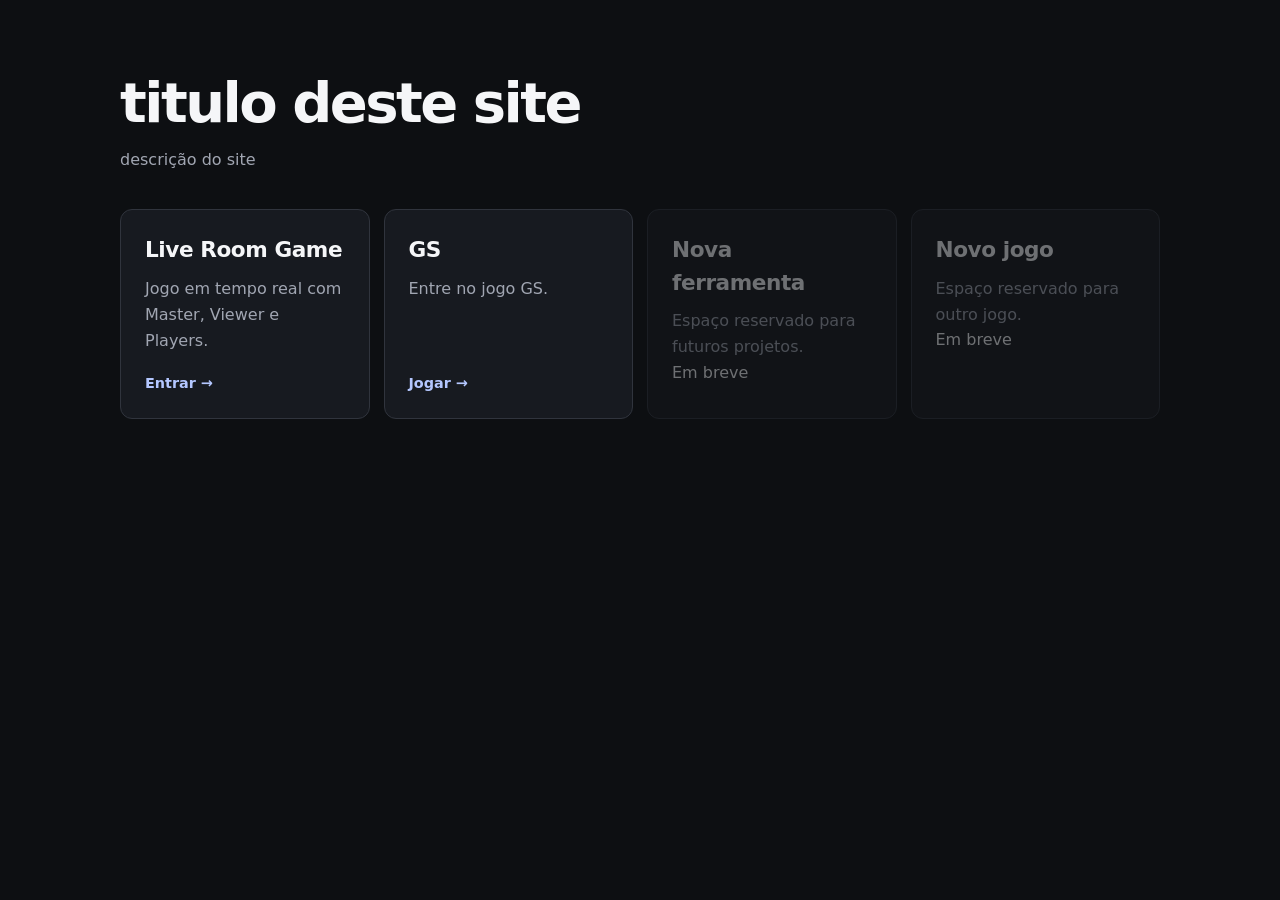
<file: index.html>
<!DOCTYPE html>
<html lang="pt-BR">
<head>
  <meta charset="UTF-8" />
  <meta name="viewport" content="width=device-width, initial-scale=1.0" />
  <title>NTNRK</title>
  <link rel="stylesheet" href="style.css" />
</head>
<body>
  <main class="container">
    <section class="hero">
      <h1>titulo deste site</h1>
      <p>descrição do site</p>
    </section>

    <section class="cards">
      <a href="games.html" class="card">
        <h2>Live Room Game</h2>
        <p>Jogo em tempo real com Master, Viewer e Players.</p>
        <span>Entrar →</span>
      </a>

      <a href="gs.html" class="card">
        <h2>GS</h2>
        <p>Entre no jogo GS.</p>
        <span>Jogar →</span>
      </a>

      <div class="card disabled">
        <h2>Nova ferramenta</h2>
        <p>Espaço reservado para futuros projetos.</p>
        <span>Em breve</span>
      </div>

      <div class="card disabled">
        <h2>Novo jogo</h2>
        <p>Espaço reservado para outro jogo.</p>
        <span>Em breve</span>
      </div>
    </section>
  </main>
</body>
</html>
</file>
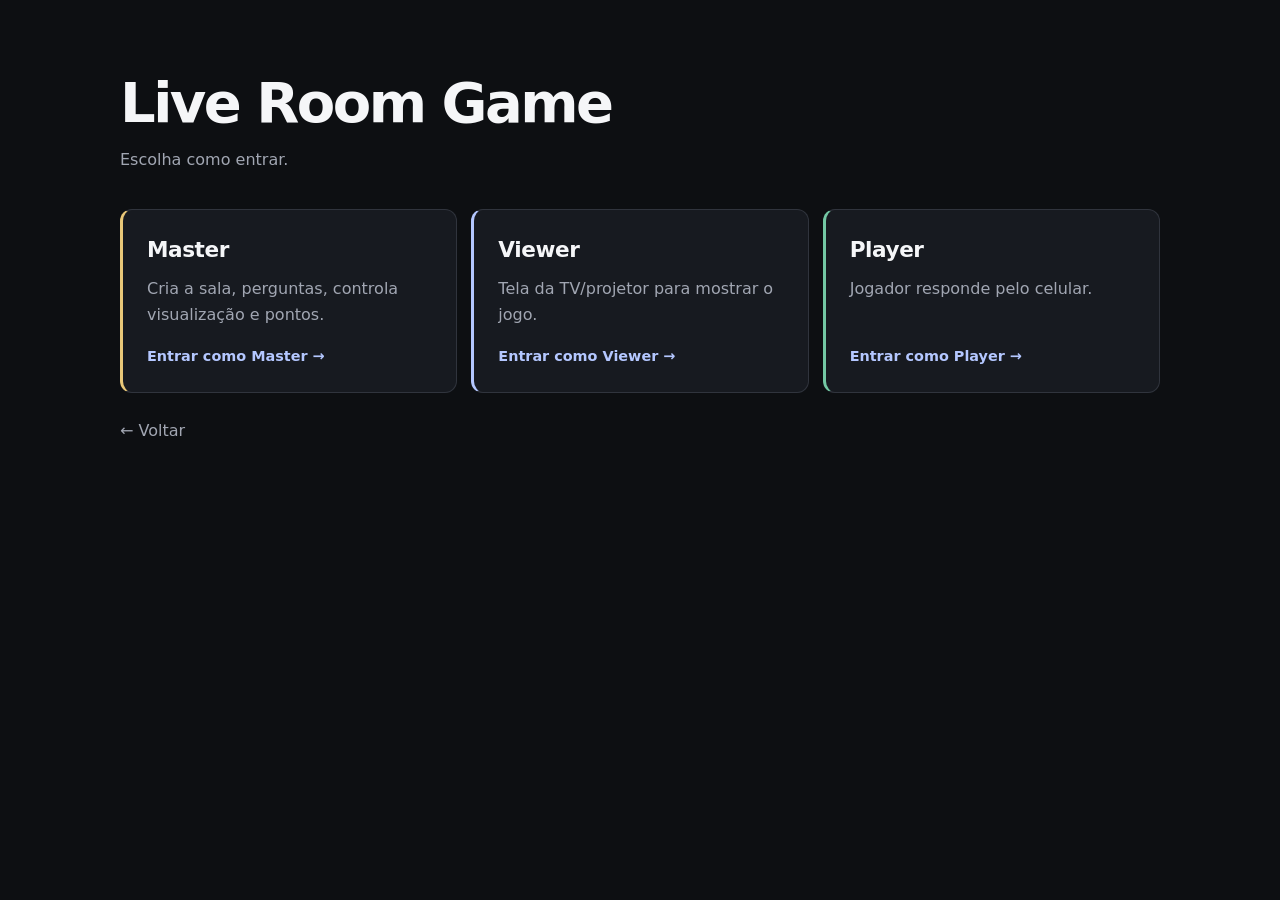
<file: games.html>
<!DOCTYPE html>
<html lang="pt-BR">
<head>
  <meta charset="UTF-8" />
  <meta name="viewport" content="width=device-width, initial-scale=1.0" />
  <title>Live Room Game</title>
  <link rel="stylesheet" href="style.css" />
</head>
<body>
  <main class="container">
    <section class="hero">
      <h1>Live Room Game</h1>
      <p>Escolha como entrar.</p>
    </section>

    <section class="cards">
      <a href="master.html" class="card master">
        <h2>Master</h2>
        <p>Cria a sala, perguntas, controla visualização e pontos.</p>
        <span>Entrar como Master →</span>
      </a>

      <a href="viewer.html" class="card viewer">
        <h2>Viewer</h2>
        <p>Tela da TV/projetor para mostrar o jogo.</p>
        <span>Entrar como Viewer →</span>
      </a>

      <a href="player.html" class="card player">
        <h2>Player</h2>
        <p>Jogador responde pelo celular.</p>
        <span>Entrar como Player →</span>
      </a>
    </section>

    <a class="back-link" href="index.html">← Voltar</a>
  </main>
</body>
</html>
</file>
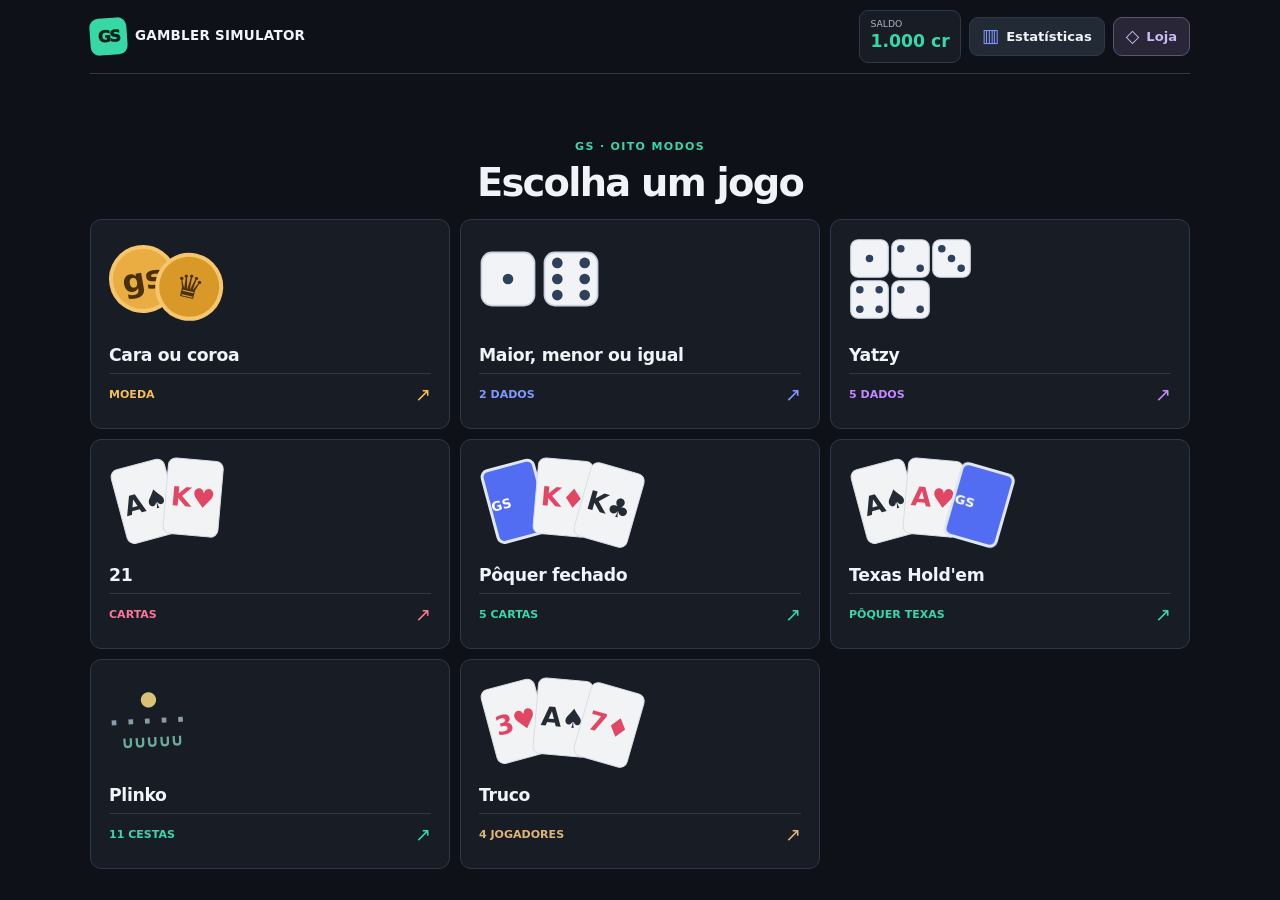
<file: gs.html>
<!DOCTYPE html>
<html lang="pt-BR">
<head>
  <meta charset="UTF-8">
  <meta name="viewport" content="width=device-width, initial-scale=1, viewport-fit=cover">
  <meta name="theme-color" content="#0b0e14">
  <meta name="description" content="GS: oito minijogos de probabilidades com créditos fictícios e saldo compartilhado.">
  <title>GS — Gambler Simulateerrr</title>
  <style>
    :root{color-scheme:dark;--bg:#0b0e14;--surface:#131923;--surface2:#1b2431;--border:#293544;--text:#f4f7fb;--muted:#9caabe;--accent:#b6eecb;--gold:#f3c978;--red:#ff969f;--blue:#8db6fb;--r:20px}
    *{box-sizing:border-box}
    html{-webkit-text-size-adjust:100%;scroll-behavior:smooth}
    body{margin:0;background:var(--bg);font:16px/1.5 system-ui,-apple-system,BlinkMacSystemFont,'Segoe UI',sans-serif;color:var(--text);min-height:100vh;overflow-x:hidden}
    button,input{font:inherit}button{cursor:pointer;touch-action:manipulation}button:disabled{opacity:.44;cursor:not-allowed}
    button:focus-visible,a:focus-visible,input:focus-visible{outline:3px solid var(--blue);outline-offset:3px}
    a{color:inherit;text-decoration:none}h1,h2,h3,p{margin-top:0}h1,h2,h3{line-height:1.15}p{color:var(--muted)}
    .shell{width:min(1120px,calc(100% - 32px));margin:auto;min-height:100vh;display:flex;flex-direction:column}
    .header{display:flex;align-items:center;justify-content:space-between;gap:14px;padding:24px 0 34px}
    .brand{display:flex;align-items:center;gap:12px;min-width:0}
    .logo{width:45px;height:45px;flex-shrink:0;display:grid;place-items:center;border-radius:13px;background:var(--accent);color:#101c18;font-weight:950;letter-spacing:-.09em;font-size:1.2rem}
    .brand strong{display:block;font-size:.95rem;letter-spacing:.04em}.brand small{display:block;color:var(--muted);font-size:.72rem}
    .wallet{display:flex;align-items:center;gap:12px;border:1px solid var(--border);border-radius:15px;padding:10px 14px;background:var(--surface);white-space:nowrap}
    .wallet-icon{color:var(--gold);font-size:1.25rem}.wallet small{display:block;color:var(--muted);font-size:.68rem;line-height:1.2}.wallet strong{display:block;font-size:1.13rem;font-variant-numeric:tabular-nums}
    .eyebrow{display:inline-block;font-weight:800;letter-spacing:.15em;text-transform:uppercase;font-size:.69rem;color:var(--accent);margin-bottom:14px}
    .hero{padding:24px 0 22px}.hero h1{max-width:790px;font-size:clamp(2.3rem,5.4vw,4.9rem);letter-spacing:-.065em;margin:0 0 18px}.hero em{font-style:normal;color:var(--accent)}.hero p{max-width:590px;line-height:1.65}
    .overview{display:grid;grid-template-columns:repeat(3,1fr);gap:12px;margin:14px 0 36px}.stat{background:var(--surface);border:1px solid var(--border);border-radius:16px;padding:17px 18px}.stat span{display:block;color:var(--muted);font-size:.75rem}.stat strong{font-size:1.55rem;font-weight:800;font-variant-numeric:tabular-nums}
    .section-heading{display:flex;justify-content:space-between;align-items:end;gap:12px;margin-bottom:16px}.section-heading h2{margin:0;font-size:1.22rem}.section-heading small{color:var(--muted);font-size:.8rem}
    .mode-grid{display:grid;grid-template-columns:repeat(3,minmax(0,1fr));gap:15px}.mode-card{min-width:0;min-height:248px;text-align:left;border:1px solid var(--border);border-radius:var(--r);padding:22px;background:var(--surface);color:var(--text);display:flex;flex-direction:column;align-items:stretch;transition:border-color .16s,background .16s,transform .16s;overflow:hidden;position:relative}
    .mode-card:hover{border-color:#5c7a80;background:#17212b;transform:translateY(-3px)}.mode-card .art{height:84px;display:flex;align-items:center;gap:9px;margin-bottom:13px;justify-content:flex-start}
    .mode-card strong{font-size:1.14rem;letter-spacing:-.025em}.mode-card p{font-size:.84rem;line-height:1.5;margin:7px 0 17px;flex:1}.mode-card .go{display:flex;justify-content:space-between;gap:10px;align-items:center;color:var(--accent);font-size:.82rem;font-weight:800;border-top:1px solid var(--border);padding-top:13px}.go b{font-size:1.3rem;font-weight:400}
    .artcoin{width:68px;height:68px;border-radius:50%;border:6px double #f2c778;background:#bdab83;color:#5d3a0b;display:grid;place-items:center;font-size:2rem;font-weight:900;box-shadow:0 8px 24px #0003;transform:rotate(-10deg)}
    .artcoin.second{margin-left:-29px;transform:rotate(13deg) translateY(8px);filter:brightness(.9)}.artcards{display:flex;align-items:center;height:90px}.artcards .tiny-card:nth-child(1){transform:rotate(-15deg) translate(8px,4px)}.artcards .tiny-card:nth-child(2){transform:rotate(5deg) translateY(-2px)}.artcards .tiny-card:nth-child(3){transform:rotate(16deg) translate(-8px,8px)}
    .tiny-card{width:56px;height:77px;border:1px solid #e2e8ef;background:#f0f2f6;color:#202733;border-radius:8px;display:grid;place-items:center;font-size:1.65rem;font-weight:900;box-shadow:0 8px 18px #0004}.tiny-card.red{color:#ca4d58}.tiny-card.back{background:#57697a;color:white;border:4px solid #e5e9ee}
    .minidice{display:flex;gap:5px;align-items:center}.minidice .die-svg{width:58px;height:58px}.minidice.multiple .die-svg{width:41px;height:41px}.minidice.multiple{gap:0;flex-wrap:wrap;width:139px;max-height:82px}
    .footer{margin-top:auto;padding:44px 0 24px;color:#7f8b9e;display:flex;align-items:center;justify-content:space-between;gap:14px;font-size:.76rem}.footer a:hover{color:var(--accent)}
    .back{display:inline-flex;align-items:center;gap:10px;background:transparent;border:0;color:var(--muted);padding:6px 0 18px;font-size:.86rem}.back:hover{color:white}
    .game-intro{display:flex;justify-content:space-between;gap:26px;align-items:center;margin:5px 0 22px}.game-intro h1{font-size:clamp(2.2rem,4.5vw,4rem);letter-spacing:-.065em;margin:0 0 10px}.game-intro p{margin:0;max-width:590px}.game-intro .art{height:96px;display:flex;align-items:center;gap:8px;flex-shrink:0}
    .game-layout{display:grid;grid-template-columns:minmax(0,1.4fr) minmax(280px,.8fr);gap:16px;align-items:start}.panel{background:var(--surface);border:1px solid var(--border);border-radius:var(--r);padding:24px;min-width:0}.panel h2{font-size:1.2rem;letter-spacing:-.025em;margin:0 0 9px}.panel p{font-size:.88rem;line-height:1.5}.panel .eyebrow{margin-bottom:9px}.panel-side{background:var(--surface2)}
    .separator{border:0;border-top:1px solid var(--border);margin:23px 0}.panel-title{font-size:.78rem;color:var(--muted);font-weight:800;letter-spacing:.05em;margin:0 0 12px}
    .choices{display:grid;grid-template-columns:repeat(2,minmax(0,1fr));gap:11px;margin:16px 0}.choices.three{grid-template-columns:repeat(3,minmax(0,1fr))}.choice{border:1px solid var(--border);border-radius:14px;background:#1a2330;color:white;padding:15px 10px;text-align:center;min-width:0;min-height:80px;display:flex;flex-direction:column;justify-content:center;gap:5px;transition:border .15s,background .15s}.choice strong{font-size:1.01rem}.choice small{font-size:.75rem;color:var(--muted)}.choice.active{border-color:var(--accent);background:#1a302b}.choice:disabled{opacity:.32}.choice .emoji{font-size:1.25rem}
    .target{display:flex;align-items:center;justify-content:space-between;gap:12px;background:#111b25;border:1px solid var(--border);border-radius:14px;padding:14px 17px;margin:15px 0 10px}.target strong{font-size:2rem;font-variant-numeric:tabular-nums;color:var(--gold)}.target span{color:var(--muted);font-size:.83rem}.link-button{background:transparent;border:0;color:var(--accent);padding:7px 0;font-size:.81rem;font-weight:800}
    .bet-line{display:flex;align-items:center;gap:13px;margin:15px 0}.bet-line input{width:100%;min-width:0;background:#0d131c;border:1px solid #3a4656;border-radius:13px;padding:13px 14px;color:white;font-size:1.18rem;font-weight:750;font-variant-numeric:tabular-nums;outline:0}.bet-line input:focus{border-color:var(--accent)}.currency-label{color:var(--muted);white-space:nowrap;font-size:.84rem}
    .bet-presets{display:grid;grid-template-columns:repeat(4,minmax(0,1fr));gap:8px}.preset{background:#233040;border:1px solid #334253;color:#d3dce6;border-radius:10px;padding:10px 0;font-size:.83rem;font-weight:800}.preset:hover{border-color:var(--accent)}
    .primary{border:0;border-radius:13px;padding:14px 20px;background:var(--accent);color:#0e2419;font-weight:900;min-height:50px}.primary:hover{background:#cefadb}.primary.block{width:100%;margin-top:22px}.secondary{border:1px solid #46566a;border-radius:13px;background:#273240;color:white;padding:12px 16px;font-weight:800;min-height:49px}.secondary:hover{background:#304055}.danger{background:#44272d;color:#ffc5c9;border:1px solid #75404a;border-radius:13px;padding:12px 16px;font-weight:800;min-height:49px}.danger:hover{background:#533039}
    .bet-flow{max-width:820px;margin:0 auto;display:grid;gap:16px}
    .bonus-panel{background:#15201f}
    .bonus-list{display:grid;grid-template-columns:1fr;gap:0;margin:17px 0 0;border:1px solid var(--border);border-radius:14px;overflow:hidden}
    .bonus-row{display:flex;gap:10px;justify-content:space-between;align-items:center;padding:12px 15px;background:#101a20;border-bottom:1px solid var(--border)}
    .bonus-row:last-child{border-bottom:0}
    .bonus-row span{font-size:.87rem;color:#c8d3df;line-height:1.35}
    .bonus-row strong{color:var(--accent);font-size:.99rem;white-space:nowrap;font-variant-numeric:tabular-nums}
    .bonus-row strong.unavailable{color:var(--muted)}
    .rule{display:flex;gap:12px;margin:12px 0}.rule i{width:24px;height:24px;border-radius:8px;background:#2b4140;color:var(--accent);font-weight:900;font-style:normal;text-align:center;line-height:24px;flex-shrink:0;font-size:.81rem}.rule div{color:#bbc7d5;font-size:.84rem;line-height:1.55}.rule strong{color:var(--text)}.notice{font-size:.76rem;color:var(--muted);margin:15px 0 0}
    .center{text-align:center}.status-label{font-size:.78rem;font-weight:800;letter-spacing:.09em;color:var(--muted);text-transform:uppercase;margin-bottom:12px}.turn-heading{font-size:clamp(1.65rem,4vw,2.4rem);letter-spacing:-.045em;margin:0 0 14px}
    .bigcoin{width:155px;height:155px;margin:20px auto;border-radius:50%;background:#bdab83;border:10px double #f8d989;color:#6f4b14;display:flex;flex-direction:column;align-items:center;justify-content:center;box-shadow:0 0 0 8px #f5c56a16,0 20px 50px #0005}.bigcoin span{font-size:3.1rem;line-height:1}.bigcoin strong{font-size:.89rem;text-transform:uppercase;letter-spacing:.1em}.bigcoin.spinning{animation:coinflip .7s ease-in-out infinite}@keyframes coinflip{0%{transform:rotateY(0)}100%{transform:rotateY(360deg)}}
    .dice-field{display:flex;flex-wrap:wrap;justify-content:center;gap:12px;margin:22px auto}.die-svg{width:70px;height:70px;flex-shrink:0;filter:drop-shadow(0 7px 8px #0003)}.die-toggle{border:2px solid transparent;background:#151d28;border-radius:14px;padding:12px 8px;display:flex;flex-direction:column;align-items:center;gap:7px;color:var(--muted);min-width:72px}.die-toggle:disabled{opacity:1;cursor:default}.die-toggle.held{border-color:var(--accent);background:#1c302d}.die-toggle.held small{color:var(--accent)}.die-toggle small{font-size:.72rem;font-weight:800}
    .round-steps{display:flex;gap:8px;justify-content:center;margin:15px 0 22px}.round-steps b{width:40px;height:6px;border-radius:30px;background:#354354}.round-steps b.done{background:var(--accent)}
    .actions{display:flex;align-items:center;justify-content:center;gap:10px;flex-wrap:wrap;margin-top:20px}.actions>*{flex:1;min-width:125px}.score-preview{display:grid;grid-template-columns:1fr 1fr;gap:12px;margin-top:18px}.score-box{border:1px solid var(--border);background:#0e151e;border-radius:13px;padding:16px;text-align:center}.score-box span{display:block;color:var(--muted);font-size:.78rem}.score-box strong{display:block;font-size:1.65rem;font-variant-numeric:tabular-nums}.score-box small{font-size:.73rem;color:var(--muted)}
    .playing-cards{display:flex;flex-wrap:wrap;gap:8px;justify-content:center;margin:16px 0}.playing-card{width:clamp(52px,11vw,76px);height:clamp(78px,16.5vw,105px);border-radius:10px;background:#f5f7f9;border:2px solid white;color:#202633;display:flex;flex-direction:column;justify-content:space-between;align-items:flex-start;padding:7px;box-shadow:0 5px 10px #0004;user-select:none}.playing-card.red{color:#cf414e}.playing-card .corner{line-height:.9;font-weight:900;font-size:1.03rem}.playing-card .corner small{display:block;font-size:1rem;margin-top:4px}.playing-card .suit{font-size:2rem;line-height:1;align-self:center}.playing-card.pickable{cursor:pointer;transition:transform .16s,border .16s}.playing-card.pickable.selected{transform:translateY(-12px);border:3px solid var(--gold);box-shadow:0 0 0 3px #f3c97835}.playing-card.back-card{border:5px solid #e3e5ec;background:#57697a;color:white;align-items:center;justify-content:center;font-size:1rem;font-weight:900;letter-spacing:.1em}
    .hand-area{margin:16px 0;padding:14px 10px 18px;border-radius:15px;border:1px solid var(--border);background:#0d1520;text-align:center}.hand-area .hand-name{font-size:.75rem;font-weight:900;color:var(--muted);text-transform:uppercase;letter-spacing:.08em}.hand-area .hand-value{font-size:.88rem;font-weight:850;color:var(--gold)}
    .result-panel{text-align:center;max-width:790px;margin:0 auto;padding:32px 24px}.result-mark{width:60px;height:60px;display:grid;place-items:center;border-radius:50%;margin:0 auto 17px;font-size:1.8rem;font-weight:800}.result-panel.win .result-mark{background:#1b4030;color:var(--accent)}.result-panel.lose .result-mark{background:#48252b;color:var(--red)}.result-panel.tie .result-mark{background:#314052;color:var(--blue)}.result-panel h1{font-size:clamp(2rem,5vw,3.2rem);letter-spacing:-.06em;margin:0 0 8px}.result-delta{font-size:clamp(1.7rem,4vw,2.7rem);font-weight:950;margin:12px 0;font-variant-numeric:tabular-nums}.result-delta.win{color:var(--accent)}.result-delta.lose{color:var(--red)}.result-delta.tie{color:var(--blue)}.result-details{margin:23px auto 0;border-top:1px solid var(--border);padding-top:23px;max-width:570px}.result-details .hand-area{background:#111a25}.summary-row{display:flex;gap:12px;justify-content:space-between;align-items:center;color:var(--muted);padding:7px 0;font-size:.88rem}.summary-row strong{color:var(--text)}
    .reset{background:transparent;border:0;color:var(--muted);font-size:.74rem;text-decoration:underline;text-underline-offset:3px;margin-top:24px}.reset:hover{color:white}.toast{position:fixed;z-index:50;bottom:24px;left:50%;transform:translate(-50%,20px);opacity:0;pointer-events:none;padding:12px 18px;border:1px solid #55706d;background:#182d2b;color:white;border-radius:12px;box-shadow:0 8px 24px #0008;max-width:calc(100vw - 28px);transition:opacity .2s,transform .2s;font-size:.85rem;text-align:center}.toast.show{opacity:1;transform:translate(-50%,0)}
    @media(max-width:900px){.mode-grid{grid-template-columns:repeat(2,minmax(0,1fr))}.game-layout{grid-template-columns:1fr}.panel-side{order:2}.game-intro .art{display:none}}
    @media(max-width:540px){.shell{width:calc(100% - 26px)}.header{padding:16px 0 20px}.brand small{font-size:.62rem}.brand strong{font-size:.85rem}.wallet{gap:7px;padding:8px 10px}.wallet strong{font-size:.97rem}.wallet-icon{display:none}.hero{padding:16px 0}.hero h1{font-size:2.55rem}.overview{gap:7px;margin-bottom:28px}.stat{padding:11px 9px;border-radius:11px}.stat strong{font-size:1.3rem}.stat span{font-size:.66rem}.mode-grid{grid-template-columns:1fr;gap:11px}.mode-card{min-height:177px;padding:17px}.mode-card .art{height:61px;margin-bottom:7px}.mode-card .artcoin{width:52px;height:52px;font-size:1.5rem}.mode-card .tiny-card{width:44px;height:61px}.mode-card .die-svg{width:47px;height:47px}.mode-card .minidice.multiple .die-svg{width:31px;height:31px}.mode-card .minidice.multiple{width:114px}.mode-card p{margin-bottom:11px}.game-intro h1{font-size:2.3rem}.panel{padding:17px}.choices.three{gap:6px}.choices.three .choice{padding:10px 4px}.choices.three .choice strong{font-size:.92rem}.choices.three .choice small{font-size:.65rem}.bet-presets{gap:6px}.playing-card{width:54px;height:79px;padding:5px}.playing-card .suit{font-size:1.6rem}.die-svg{width:57px;height:57px}.die-toggle{padding:8px 4px;min-width:55px}.dice-field{gap:4px}.footer{flex-direction:column;align-items:flex-start;padding-top:30px}}
    @media(prefers-reduced-motion:reduce){*,*::before,*::after{animation-duration:.01ms!important;transition-duration:.01ms!important;scroll-behavior:auto!important}}

    /* Ajustes de layout: preservam regras, conteúdos e cores existentes. */
    #app {flex: 1 0 auto; min-width: 0; width: 100%;}
    .bet-flow {width: 100%; min-width: 0;}
    .panel, .mode-card, .score-box, .hand-area {min-width: 0;}
    .section-heading {flex-wrap: wrap;}
    .bonus-row {align-items: flex-start; min-width: 0;}
    .bonus-row span {flex: 1 1 auto; min-width: 0; overflow-wrap: break-word;}
    .bonus-row strong {flex: 0 0 auto; max-width: 47%; text-align: right; white-space: normal; overflow-wrap: anywhere;}
    .bonus-formula {margin-top: 14px; padding: 15px; border: 1px solid #38544c; border-radius: 13px; background: #101a1b;}
    .bonus-formula > strong {display: block; color: var(--accent); font-size: .85rem; margin-bottom: 9px;}
    .bonus-formula code {display: block; padding: 12px; background: #0b1418; border: 1px solid var(--border); border-radius: 9px; color: var(--text); font: 600 .91rem/1.6 ui-monospace, SFMono-Regular, Consolas, monospace; overflow-wrap: anywhere; white-space: normal;}
    .bonus-formula small {display: block; color: var(--muted); font-size: .77rem; line-height: 1.55; margin-top: 9px;}
    .playing-cards {display: grid; grid-template-columns: repeat(5, minmax(0, 76px)); justify-content: center; gap: 8px; width: 100%; max-width: 460px; margin: 16px auto;}
    .playing-card {min-width: 0; width: 100%; height: auto; aspect-ratio: 76 / 105;}
    .playing-card .corner {white-space: nowrap;}
    .dice-field:has(.die-toggle) {display: grid; grid-template-columns: repeat(5, minmax(0, 1fr)); justify-content: center; gap: 8px; max-width: 515px;}
    .die-toggle {width: 100%; min-width: 0;}
    .die-toggle .die-svg {width: 100%; height: auto; max-width: 70px;}
    .hand-area .dice-field {display: grid; grid-template-columns: repeat(5, minmax(0, 1fr)); align-items: center; max-width: 440px; gap: 8px;}
    .hand-area .dice-field > .die-svg {width: 100%; height: auto; max-width: 70px;}
    .score-box strong {overflow-wrap: anywhere;}
    @media (max-width: 540px) {
      .game-intro {gap: 12px;}
      .panel {width: 100%;}
      .bonus-row {gap: 8px; padding: 11px 10px;}
      .bonus-row span {font-size: .8rem;}
      .bonus-row strong {font-size: .88rem;}
      .bonus-formula {padding: 12px;}
      .bonus-formula code {font-size: .81rem; padding: 10px;}
      .hand-area {padding: 11px 6px 14px;}
      .playing-cards {grid-template-columns: repeat(5, minmax(0, 1fr)); gap: 4px; max-width: 420px;}
      .playing-card {min-width: 0; width: 100%; height: auto; aspect-ratio: 54 / 79; padding: 4px; border-radius: 7px;}
      .playing-card .corner {font-size: clamp(.72rem, 3vw, .91rem);}
      .playing-card .corner small {font-size: clamp(.72rem, 3vw, .91rem); margin-top: 3px;}
      .playing-card .suit {font-size: clamp(1.16rem, 5vw, 1.6rem);}
      .playing-card.back-card {border-width: 3px; font-size: .75rem;}
      .dice-field:has(.die-toggle) {gap: 4px; margin: 16px auto;}
      .die-toggle {min-width: 0; padding: 7px 2px; border-radius: 10px;}
      .die-toggle .die-svg {width: 100%; height: auto; max-width: 57px;}
      .die-toggle small {font-size: clamp(.57rem, 2.3vw, .72rem);}
      .hand-area .dice-field {gap: 4px; margin: 14px auto;}
      .hand-area .dice-field > .die-svg {max-width: 57px;}
      .summary-row {flex-wrap: wrap;}
      .summary-row strong {overflow-wrap: anywhere;}
    }
    @media (max-width: 350px) {
      .header {gap: 7px;}
      .wallet {padding: 7px 8px;}
      .wallet strong {font-size: .86rem;}
      .brand {gap: 8px;}
      .brand strong {font-size: .76rem;}
      .brand small {font-size: .58rem;}
      .logo {width: 39px; height: 39px;}
      .choices.three {gap: 5px;}
      .choices.three .choice {padding: 9px 3px;}
      .choices.three .choice strong {font-size: .82rem;}
      .choices.three .choice small {font-size: .61rem;}
    }

    /* GS — Minimalismo colorido: tons sólidos, poucas camadas e animações preservadas. */
    :root {
      color-scheme: dark;
      --bg: #0e1117;
      --surface: #171c25;
      --surface2: #1b202a;
      --border: #303846;
      --text: #f0f3f8;
      --muted: #abb5c6;
      --accent: #37d8a6;
      --gold: #f4bd55;
      --red: #fb7895;
      --blue: #8398ff;
      --r: 12px;
    }
    html {background:var(--bg)}
    body {background:var(--bg);line-height:1.5}
    body::before, body::after {content:none}
    .shell {position:relative;width:min(1080px,calc(100% - 36px))}
    .header {padding:20px 0 24px;border-bottom:1px solid var(--border)}
    .logo {
      width:43px;height:43px;border-radius:10px;
      background:var(--accent);color:#0a241b;box-shadow:none;
      transform:rotate(-4deg);
      transition:transform .25s cubic-bezier(.22,1,.36,1);
    }
    .brand:hover .logo {transform:rotate(0deg) scale(1.07)}
    .brand strong {font-weight:800;letter-spacing:.02em}
    .brand small {color:var(--muted)}
    .wallet {background:var(--surface);border-color:var(--border);border-radius:10px;padding:9px 13px;box-shadow:none}
    .wallet strong {color:var(--accent);font-weight:850}
    .wallet-icon {color:var(--gold)}
    .eyebrow {color:var(--accent);letter-spacing:.12em;font-weight:800}
    .hero {padding:40px 0 16px;animation:gs-rise .48s ease both}
    .hero .eyebrow {border:0;background:none;padding:0;border-radius:0}
    .hero h1 {font-size:clamp(2.35rem,5.6vw,4.7rem);font-weight:850;line-height:1.06;letter-spacing:-.055em;margin:10px 0 16px}
    .hero em {color:var(--accent)}
    .hero p {max-width:590px}
    .overview {gap:10px;margin:19px 0 34px}
    .stat {background:var(--surface);border:1px solid var(--border);border-radius:10px;padding:15px 18px}
    .stat::before {content:none}
    .stat strong {display:block;font-size:1.65rem;letter-spacing:-.035em;color:var(--text);margin-top:3px}
    .stat:first-child strong {color:var(--blue)}
    .stat:nth-child(2) strong {color:var(--accent)}
    .stat:nth-child(3) strong {color:var(--red)}
    .section-heading {margin-bottom:14px}
    .section-heading h2 {font-size:1.19rem;letter-spacing:-.015em}
    .section-heading small {background:none;border:0;border-radius:0;padding:0}
    .mode-grid {gap:12px}
    .mode-card {
      --mode-color:var(--accent);
      min-height:223px;padding:20px;background:var(--surface);
      border:1px solid var(--border);border-radius:12px;
      box-shadow:none;animation:gs-rise .42s ease both;
      transition:transform .22s cubic-bezier(.22,1,.36,1),border-color .2s,background .2s;
    }
    .mode-card:nth-child(1) {--mode-color:#f4bd55;animation-delay:.03s}
    .mode-card:nth-child(2) {--mode-color:#8398ff;animation-delay:.07s}
    .mode-card:nth-child(3) {--mode-color:#c18aff;animation-delay:.11s}
    .mode-card:nth-child(4) {--mode-color:#fb7895;animation-delay:.15s}
    .mode-card:nth-child(5) {--mode-color:#37d8a6;animation-delay:.19s}
    .mode-card::before,.mode-card::after {content:none}
    .mode-card:hover,.mode-card:focus-visible {background:#1d2430;border-color:var(--mode-color);transform:translateY(-3px);box-shadow:none}
    .mode-card .art {height:79px;margin-bottom:12px;align-items:center}
    .mode-card .art > * {transition:transform .27s cubic-bezier(.22,1,.36,1)}
    .mode-card:hover .art > *:first-child {transform:translateY(-4px) rotate(-6deg)}
    .mode-card strong {font-size:1.13rem;letter-spacing:-.02em}
    .mode-card p {color:var(--muted);margin-top:5px;margin-bottom:12px}
    .mode-card .go {color:var(--mode-color);padding-top:10px;border-top-color:var(--border)}
    .mode-card .go b {font-size:1.2rem;transition:transform .18s ease}
    .mode-card:hover .go b {transform:translate(2px,-2px)}
    .artcoin {background:#e9ad42;border:4px solid #f5c66d;color:#493006;box-shadow:none}
    .artcoin.second {filter:none;background:#d99928}
    .tiny-card {background:#f2f3f5;border:1px solid #d9dee6;color:#252b35;box-shadow:none}
    .tiny-card.red {color:#e24665}
    .tiny-card.back {background:#526df1;border:3px solid #e0e6ff;color:#fff}
    .die-svg {filter:none}
    .die-svg rect[fill="#f3f5fa"] {fill:#f2f3f7}
    .die-svg rect[fill="#233242"] {fill:#2d3549}
    .die-svg circle {fill:#2f405b}
    .panel {background:var(--surface);border-color:var(--border);border-radius:12px;box-shadow:none}
    .panel-side {background:var(--surface)}
    .bonus-panel {background:var(--surface);border-color:var(--border)}
    .panel h2 {font-size:1.15rem}
    .back {margin-top:14px;transition:color .17s,transform .17s}
    .back:hover {color:var(--accent);transform:translateX(-4px)}
    .game-intro {margin:1px 0 24px}
    .game-intro h1 {color:var(--text)}
    .separator {border-color:var(--border)}
    .choice {
      background:#222936;border:1px solid var(--border);border-radius:10px;
      transition:border-color .17s,background .17s,transform .17s;
    }
    .choice:hover:not(:disabled) {background:#293344;transform:translateY(-2px)}
    .choice.active {border:1px solid var(--accent);background:#183a32;box-shadow:none}
    .choice.active strong {color:#6ce8c0}
    .choice .emoji {color:var(--gold)}
    .target {background:#111824;border-radius:10px}
    .target strong {color:var(--gold)}
    .link-button {color:var(--accent)}
    .bet-line input {background:#101621;border:1px solid var(--border);border-radius:9px}
    .bet-line input:focus {outline:0;border-color:var(--accent);box-shadow:0 0 0 2px #37d8a629}
    .preset {background:#252e3c;border:1px solid var(--border);border-radius:8px;color:var(--text);transition:background .16s,border-color .16s,transform .16s}
    .preset:hover:not(:disabled) {background:#303c50;border-color:var(--blue);transform:translateY(-2px)}
    .primary,.secondary,.danger {border-radius:9px;box-shadow:none;transition:background .17s,transform .17s,border-color .17s}
    .primary {background:var(--accent);color:#08251b;border:1px solid var(--accent)}
    .primary:hover:not(:disabled) {background:#69e6be;box-shadow:none;transform:translateY(-2px)}
    .secondary {background:#273246;border:1px solid #3a495f;color:var(--text)}
    .secondary:hover:not(:disabled) {background:#34445d;transform:translateY(-2px)}
    .danger {background:#3d2431;border:1px solid #6c3b4d;color:#ff9caf}
    .danger:hover:not(:disabled) {background:#543041;transform:translateY(-2px)}
    .primary:active:not(:disabled),.secondary:active:not(:disabled),.danger:active:not(:disabled),.choice:active:not(:disabled),.preset:active:not(:disabled) {transform:scale(.98)}
    .bonus-list {border:1px solid var(--border);border-radius:9px}
    .bonus-row {background:var(--surface);border-color:var(--border);transition:background .15s}
    .bonus-row:nth-child(even) {background:#1b222e}
    .bonus-row:hover {background:#243042}
    .bonus-row span {color:#cad2dd}
    .bonus-row strong {color:var(--accent)}
    .bonus-formula {background:#141e2b;border:1px solid var(--border);border-radius:9px}
    .bonus-formula > strong {color:var(--accent)}
    .bonus-formula code {background:#101722;border-color:var(--border);color:#9beacf;border-radius:7px}
    .rule i {border:0;background:#183a32;border-radius:7px;color:var(--accent)}
    .rule div {color:#bbc6d6}
    .score-box,.hand-area {background:#111721;border-color:var(--border);border-radius:10px}
    .score-box strong {color:var(--text)}
    .die-toggle {background:#222a37;border-radius:10px;transition:background .17s,border-color .17s,transform .17s}
    .die-toggle:not(:disabled):hover {background:#303b50;transform:translateY(-2px)}
    .die-toggle.held {background:#183a32;border-color:var(--accent)}
    .die-toggle.held .die-svg {filter:none}
    .round-steps b {background:#374356}
    .round-steps b.done {background:var(--accent);box-shadow:none}
    .playing-card {background:#f3f4f6;border-color:#f3f4f6;color:#263044;box-shadow:none}
    .playing-card.red {color:#e44665}
    .playing-card.back-card {background:#526df1;border-color:#dce2ff;color:white}
    .playing-card.pickable:hover {transform:translateY(-6px) rotate(-1deg)}
    .playing-card.pickable.selected {transform:translateY(-12px) rotate(-2deg);border-color:var(--gold);box-shadow:0 0 0 2px #f4bd5580}
    .bigcoin {background:#e9ad42;border:7px solid #f5c66d;color:#53360c;box-shadow:none}
    .bigcoin.spinning {animation:gs-flip .78s cubic-bezier(.4,.02,.2,.98) infinite}
    .result-panel {position:relative;animation:gs-rise .42s ease both;overflow:hidden}
    .result-panel .result-mark {animation:gs-burst .5s cubic-bezier(.2,1.5,.45,1) both}
    .result-panel.win {border-color:#257c61}
    .result-panel.lose {border-color:#9d425d}
    .result-panel.tie {border-color:#596fd1}
    .result-panel.win::before {content:none}
    .result-panel.win .result-mark {background:#174a3d;color:#6aecc3}
    .result-panel.lose .result-mark {background:#552637;color:#ff97ab}
    .result-panel.tie .result-mark {background:#283b79;color:#adc0ff}
    .result-delta {animation:gs-number .5s .08s both}
    .result-delta.win {color:var(--accent)}
    .result-delta.lose {color:var(--red)}
    .result-delta.tie {color:var(--blue)}
    .result-panel .result-details .playing-card {animation:gs-deal .4s ease backwards}
    .result-panel .result-details .playing-card:nth-child(2) {animation-delay:.05s}
    .result-panel .result-details .playing-card:nth-child(3) {animation-delay:.1s}
    .result-panel .result-details .playing-card:nth-child(4) {animation-delay:.15s}
    .result-panel .result-details .playing-card:nth-child(5) {animation-delay:.2s}
    .result-panel .status-label ~ .dice-field .die-svg {animation:gs-wiggle .45s ease-in-out infinite alternate}
    .result-panel .status-label ~ .dice-field .die-svg:nth-child(even) {animation-delay:-.19s}
    .toast {background:#193a32;border:1px solid #287b61;color:#e5fff5;box-shadow:none}
    .footer {border-top:1px solid var(--border);margin-top:38px}
    @keyframes gs-rise {from{opacity:0;transform:translateY(11px)}to{opacity:1;transform:translateY(0)}}
    @keyframes gs-flip {0%{transform:rotateY(0deg) rotate(-6deg) scale(1)}50%{transform:rotateY(180deg) rotate(6deg) scale(1.05)}100%{transform:rotateY(360deg) rotate(-6deg) scale(1)}}
    @keyframes gs-burst {from{opacity:.2;transform:scale(.5) rotate(-30deg)}to{opacity:1;transform:scale(1) rotate(0deg)}}
    @keyframes gs-number {from{opacity:0;transform:translateY(7px) scale(.94)}to{opacity:1;transform:translateY(0) scale(1)}}
    @keyframes gs-deal {from{opacity:.1;transform:translateY(20px) rotate(-4deg)}to{opacity:1;transform:translateY(0) rotate(0)}}
    @keyframes gs-wiggle {from{transform:rotate(-8deg) translateY(0)}to{transform:rotate(8deg) translateY(-4px)}}
    @media(max-width:540px) {
      .shell {width:calc(100% - 26px)}
      .header {padding:16px 0 20px}
      .wallet {padding:8px 11px}
      .hero {padding:26px 0 12px}
      .hero h1 {font-size:clamp(2.28rem,10vw,3.35rem)}
      .overview {gap:8px;margin:16px 0 28px}
      .stat {padding:12px 10px}
      .stat strong {font-size:1.42rem}
      .mode-card {min-height:165px;padding:16px 18px}
      .mode-card .art {height:87px;margin-bottom:9px}
      .mode-card strong {font-size:1.11rem}
      .game-intro {margin-bottom:20px}
      .panel {padding:18px 15px}
      .playing-card.pickable.selected {transform:translateY(-9px) rotate(-1deg)}
    }
    @media(prefers-reduced-motion:reduce) {
      .mode-card,.hero,.result-panel,.result-mark,.result-delta,
      .result-panel .result-details .playing-card,.result-panel .status-label ~ .dice-field .die-svg,.bigcoin.spinning {animation:none!important}
      .mode-card:hover,.mode-card:focus-visible {transform:none}
      .mode-card:hover .art > *,.brand:hover .logo {transform:none}
    }

    /* GS FIXED VIEWPORT — sem rolagem na tela principal */
    html, body {width:100%;height:100%;overflow:hidden;overscroll-behavior:none}
    body {height:100dvh;min-height:0}
    .shell {height:100%;min-height:0;display:flex;flex-direction:column;width:min(1100px,calc(100% - 28px));}
    .header {flex:0 0 auto;padding:10px 0;gap:8px;min-height:64px}
    .brand {min-width:0;gap:8px}
    .brand strong {font-size:clamp(.64rem,2.4vw,.84rem);line-height:1.05}
    .logo {width:37px;height:37px;font-size:.99rem;border-radius:9px}
    .header-actions {margin-left:auto;display:flex;align-items:center;gap:8px;flex-shrink:0}
    .wallet {padding:7px 10px;gap:6px;border-radius:9px}
    .wallet small {font-size:.58rem}
    .wallet strong {font-size:clamp(.86rem,2.7vw,1.08rem)}
    .stats-button,.info-button,.close-button {font-size:.82rem;display:inline-flex;align-items:center;justify-content:center;gap:7px;white-space:nowrap;background:#222a36;color:var(--text);border:1px solid var(--border);border-radius:9px;min-height:39px;padding:8px 12px;font-weight:750;transition:background .18s,transform .18s}
    .stats-button:hover,.info-button:hover,.close-button:hover {background:#2d3a4b;transform:translateY(-1px)}
    .stats-icon {font-size:1.15rem;line-height:1;color:var(--blue)}
    .stats-short {display:none}
    .info-button {border-color:#386052;color:var(--accent);background:#172921}
    .info-button > span {font-size:1.14rem}
    #app {min-height:0;flex:1;overflow:hidden;position:relative;isolation:isolate}
    .screen {position:relative;transform-origin:top center;display:flex;flex-direction:column;align-items:stretch;gap:0;will-change:transform}
    #app:has(.screen-lobby) {display:flex;flex-direction:column;justify-content:center;align-items:center}
    .screen-lobby {height:auto;max-width:100%;margin:auto 0}
    .lobby-heading {padding:clamp(15px,3vh,30px) 0 14px;text-align:center;animation:gs-rise .45s ease both}
    .lobby-heading .eyebrow {margin-bottom:5px}
    .lobby-heading h1 {font-size:clamp(1.35rem,3.3vw,2.4rem);margin:0;letter-spacing:-.045em}
    .mode-grid {display:grid;grid-template-columns:repeat(3,minmax(0,1fr));gap:10px;align-items:stretch}
    .mode-card {min-height:0;height:clamp(150px,24vh,210px);padding:clamp(11px,2vh,18px);border-radius:11px;overflow:hidden}
    .mode-card .art {height:clamp(53px,11vh,83px);margin:0 0 auto}
    .mode-card strong {font-size:clamp(.84rem,1.65vw,1.08rem);margin-top:4px;line-height:1.18}
    .mode-card .go {font-size:.69rem;margin-top:8px;padding-top:7px}
    .mode-card p {display:none}
    .game-toolbar {display:flex;align-items:center;justify-content:space-between;gap:10px;padding:10px 0 7px}
    .back {padding:5px 0;margin:0;font-weight:700;font-size:.82rem}
    .game-intro {margin:0 0 13px;min-height:0}
    .game-intro .eyebrow {margin-bottom:3px}
    .game-intro h1 {font-size:clamp(1.65rem,3.5vw,2.6rem);margin:0}
    .bet-flow {max-width:650px;width:100%;gap:0}
    .bet-panel {padding:clamp(16px,2.5vh,26px) clamp(16px,3vw,28px)}
    .bet-panel h2 {font-size:1.1rem;margin-bottom:8px}
    .choices {margin:8px 0 8px;gap:8px}
    .choice {min-height:60px;padding:7px 6px;gap:2px}
    .choice .emoji {font-size:1.08rem}
    .choice strong {font-size:.92rem}
    .choice small {font-size:.68rem;line-height:1.2}
    .target {margin:6px 0 8px;padding:8px 12px}
    .target strong {font-size:1.5rem}
    .target span {font-size:.72rem}
    .stake-section {margin-top:clamp(12px,2.4vh,22px);padding-top:clamp(12px,2.4vh,22px);border-top:1px solid var(--border)}
    .panel-title {margin-bottom:5px;font-size:.7rem}
    .bet-line {margin:6px 0 10px}
    .bet-line input {padding:10px 12px;font-size:1.02rem}
    .bet-presets {gap:7px}
    .preset {padding:8px 0;font-size:.77rem;min-height:36px}
    .primary.block {margin-top:13px}
    .primary,.secondary,.danger {min-height:43px;padding:10px 13px}
    .ready-label {display:flex;align-items:center;gap:14px;padding:6px 0 8px}
    .ready-label>span {font-size:2.5rem;color:var(--accent);line-height:1}
    .ready-label strong {font-size:1.15rem}
    .ready-label small {color:var(--muted);font-size:.76rem;margin-left:auto}
    .screen-game>.panel:not(.result-panel) {max-width:850px;width:100%;align-self:center;padding:clamp(11px,2vh,22px)}
    .status-label {margin:0 0 6px;font-size:.7rem}
    .round-steps {margin:8px 0 10px}
    .dice-field {margin:10px auto}
    .die-svg {width:clamp(48px,8vh,70px);height:clamp(48px,8vh,70px)}
    .dice-field:has(.die-toggle) {margin:12px auto;gap:7px}
    .score-preview {margin-top:11px;gap:7px}
    .score-box {padding:10px}
    .score-box strong {font-size:1.25rem}
    .actions {margin-top:13px;gap:7px}
    .actions>* {flex:1;min-width:0}
    .hand-area {margin:9px 0;padding:8px 6px 9px}
    .playing-cards {margin:7px auto;gap:6px}
    .playing-card {max-width:67px}
    .result-panel {max-width:730px;width:100%;align-self:center;padding:17px 22px}
    .result-panel h1 {font-size:clamp(1.6rem,3vw,2.35rem)}
    .result-panel>.eyebrow {margin-bottom:5px}
    .result-panel>p {font-size:.81rem;margin:5px auto}
    .result-mark {width:44px;height:44px;margin-bottom:7px;font-size:1.4rem}
    .result-delta {font-size:clamp(1.45rem,3vw,2.1rem);margin:6px 0}
    .result-details {margin:10px auto 0;padding:10px 0 0}
    .result-details .hand-area {margin:6px 0}
    .result-details .bonus-formula {margin:7px 0;padding:9px}
    .result-money {margin:9px auto 0;display:grid;grid-template-columns:repeat(2,minmax(0,1fr));gap:8px;border-top:1px solid var(--border);padding-top:8px}
    .result-money>div {display:flex;align-items:center;justify-content:space-between;gap:10px;color:var(--muted);font-size:.79rem}
    .result-money strong {color:var(--text);font-size:.88rem}
    .screen-game .notice {display:none}
    .footer,.overview {display:none!important}
    .overlay[hidden] {display:none!important}
    .overlay {position:fixed;inset:0;z-index:100;background:var(--bg);color:var(--text);animation:gs-rise .21s ease both}
    .overlay-page {height:100dvh;max-width:1140px;margin:auto;padding:clamp(12px,2vh,24px) clamp(14px,3vw,30px);display:flex;flex-direction:column;min-height:0}
    .overlay-top {flex:0 0 auto;display:flex;align-items:center;justify-content:space-between;gap:12px;border-bottom:1px solid var(--border);padding-bottom:12px}
    .overlay-top .eyebrow {margin:0 0 4px;font-size:.63rem}
    .overlay-top h2 {font-size:clamp(1.12rem,3.2vw,1.75rem);margin:0;line-height:1.2}
    .overlay-scroll {flex:1;min-height:0;overflow-y:auto;overscroll-behavior:contain;scrollbar-width:thin;padding:17px 1px 8px}
    .info-layout {display:grid;grid-template-columns:minmax(0,1.15fr) minmax(0,.85fr);gap:15px;align-items:start}
    .info-layout .panel {padding:16px;border-radius:11px}
    .info-layout .panel h2 {font-size:1rem}
    .info-layout .panel>.eyebrow {font-size:.65rem;margin-bottom:5px}
    .info-layout .panel>p:not(.notice) {font-size:.77rem;margin:0 0 6px}
    .info-layout .bonus-list {margin:8px 0 0}
    .info-layout .bonus-row {padding:7px 10px}
    .info-layout .bonus-row span {font-size:.78rem}
    .info-layout .bonus-row strong {font-size:.81rem}
    .info-layout .rule {gap:8px;margin:7px 0}
    .info-layout .rule div {font-size:.78rem}
    .info-layout .separator {margin:11px 0}
    .info-layout .bonus-formula {margin:10px 0 0;padding:10px}
    .info-layout .bonus-formula code {font-size:.73rem}
    .info-layout .notice {margin:10px 0 0;font-size:.69rem}
    .stats-summary {display:grid;grid-template-columns:repeat(3,minmax(0,1fr));gap:10px}
    .stat-tile {border:1px solid var(--border);border-radius:11px;background:var(--surface);padding:16px}
    .stat-tile span {display:block;font-size:.75rem;color:var(--muted)}
    .stat-tile strong {display:block;font-size:clamp(1.3rem,3vw,2rem);color:var(--accent);font-variant-numeric:tabular-nums;white-space:nowrap}
    .stat-tile strong.negative {color:var(--red)}
    .stats-subhead {font-size:1.05rem;margin:18px 0 10px}
    .mode-stats {display:grid;grid-template-columns:repeat(2,minmax(0,1fr));gap:9px}
    .mode-stat {background:var(--surface);border:1px solid var(--border);border-radius:10px;padding:12px 14px}
    .mode-stat>strong {font-size:.88rem}
    .mode-stat-values {display:flex;justify-content:space-between;gap:8px;margin:6px 0;color:var(--muted);font-size:.72rem;flex-wrap:wrap}
    .mode-stat-values b {color:var(--text)}
    .bar-track {height:5px;background:#313947;border-radius:5px;overflow:hidden}
    .bar-track>div {height:100%;background:var(--accent);border-radius:5px;transition:width .35s}
    .overlay .reset {margin-top:12px;padding-bottom:16px}
    @media (max-width:720px) {
      .stats-label,.stats-icon {display:none}
      .stats-short {display:inline}
      .stats-button {padding:6px 9px}
      .info-layout {grid-template-columns:1fr;gap:8px}
      .info-layout .panel {padding:13px}
      .stats-summary {grid-template-columns:repeat(2,minmax(0,1fr));gap:7px}
      .stat-tile {padding:10px}
      .mode-stats {grid-template-columns:1fr}
    }
    @media (max-width:540px) {
      .shell {width:calc(100% - 22px)}
      .header {padding:8px 0;min-height:56px}
      .brand strong {font-size:.66rem;max-width:99px}
      .logo {width:31px;height:31px;font-size:.83rem}
      .wallet {padding:6px 8px}
      .wallet strong {font-size:.81rem}
      .header-actions {gap:5px}
      .mode-grid {grid-template-columns:repeat(2,minmax(0,1fr));gap:7px}
      .mode-card {height:clamp(126px,20vh,166px);padding:11px}
      .mode-card .art {height:clamp(47px,9vh,65px);margin:0 0 auto}
      .mode-card strong {font-size:clamp(.79rem,3.3vw,.95rem)}
      .mode-card .go {margin-top:5px;padding-top:5px;font-size:.59rem}
      .mode-card .artcoin {width:43px;height:43px;font-size:1.2rem}
      .mode-card .tiny-card {width:38px;height:52px;font-size:1.2rem}
      .mode-card .minidice .die-svg {width:42px;height:42px}
      .mode-card .minidice.multiple {width:110px}
      .mode-card .minidice.multiple .die-svg {width:29px;height:29px}
      .lobby-heading {padding:clamp(10px,3vh,18px) 0 12px}
      .lobby-heading h1 {font-size:1.3rem}
      .game-toolbar {padding:7px 0 4px}
      .game-intro {margin-bottom:9px}
      .game-intro h1 {font-size:clamp(1.4rem,6vw,1.95rem)}
      .game-intro .eyebrow {font-size:.61rem}
      .bet-panel {padding:13px}
      .choice {min-height:53px;padding:6px 3px}
      .choices.three .choice strong {font-size:.83rem}
      .choices.three .choice small {font-size:.61rem}
      .ready-label>span {font-size:1.8rem}
      .ready-label small {font-size:.68rem}
      .screen-game>.panel:not(.result-panel) {padding:11px}
      .hand-area {margin:6px 0;padding:6px 4px}
      .playing-cards {margin:6px auto}
      .playing-card {max-width:57px}
      .result-panel {padding:12px}
      .result-mark {width:38px;height:38px}
      .result-panel h1 {font-size:1.6rem}
      .info-layout .bonus-row {padding:5px 8px}
      .info-layout .bonus-panel>p:not(.notice) {display:none}
      .info-layout .bonus-panel>.notice {display:none}
      .overlay-top {padding-bottom:8px}
      .overlay-scroll {padding-top:10px}
      .close-button {min-height:36px;padding:6px 9px}
    }
    @media (max-width:360px) {
      .brand strong {font-size:.59rem;max-width:80px}
      .wallet strong {font-size:.76rem}
      .stats-button {padding:6px 7px;min-height:34px;font-size:.72rem}
      .mode-card {height:123px}
      .mode-card .art {height:39px}
      .mode-card strong {font-size:.76rem}
      .mode-card .artcoin {width:37px;height:37px}
      .mode-card .tiny-card {width:32px;height:43px}
      .mode-card .minidice .die-svg {width:35px;height:35px}
      .mode-card .minidice.multiple .die-svg {width:24px;height:24px}
    }
    @media (prefers-reduced-motion:reduce){.overlay,.lobby-heading {animation:none}}


    /* GS SHOP — painel compacto, cores sólidas, animações mantidas */
    .shop-button{display:inline-flex;align-items:center;justify-content:center;gap:7px;min-height:39px;padding:8px 12px;border:1px solid #5b566b;border-radius:9px;background:#292638;color:#cab9f3;font-weight:800;font-size:.82rem;white-space:nowrap;transition:background .18s,transform .18s}
    .shop-button:hover{background:#38334b;transform:translateY(-2px)}
    .shop-button .shop-mark{font-size:1.1rem;line-height:1}
    .shop-heading{display:flex;justify-content:space-between;align-items:center;gap:12px;margin:0 0 14px}
    .shop-heading p{margin:0;color:var(--muted);font-size:.82rem;max-width:660px}
    .shop-wallet{background:#24322e;border:1px solid #416c5b;border-radius:9px;padding:9px 13px;color:var(--accent);font-weight:900;white-space:nowrap;font-variant-numeric:tabular-nums}
    .shop-category{margin:17px 0 9px;display:flex;align-items:center;justify-content:space-between;gap:8px;color:var(--text);font-size:.96rem}
    .shop-category small{font-size:.7rem;color:var(--muted);font-weight:500}
    .shop-grid{display:grid;grid-template-columns:repeat(2,minmax(0,1fr));gap:10px}
    .shop-card{background:var(--surface);border:1px solid var(--border);border-radius:12px;padding:14px;display:flex;flex-direction:column;gap:8px;min-width:0;transition:border-color .2s,transform .2s}
    .shop-card:hover{border-color:#6b607c;transform:translateY(-2px)}
    .shop-card-top{display:flex;gap:10px;align-items:center;min-width:0}
    .shop-symbol{flex-shrink:0;width:39px;height:39px;display:grid;place-items:center;border-radius:9px;background:#29353d;color:#b1ceeb;font-size:1.15rem;font-weight:900}
    .shop-card:nth-child(2n) .shop-symbol{background:#2b3230;color:#b9d9b5}
    .shop-card:nth-child(3n) .shop-symbol{background:#352d3a;color:#e1b7dc}
    .shop-card-title{min-width:0}
    .shop-card-title strong{display:block;font-size:.92rem;line-height:1.2}
    .shop-card-title span{display:block;color:var(--muted);font-size:.72rem}
    .shop-card p{font-size:.78rem;line-height:1.42;margin:0;color:#b9c3d2}
    .shop-formula{font-size:.7rem;color:#9daec4;background:#101721;padding:8px 9px;border:1px solid #263140;border-radius:8px;line-height:1.35;overflow-wrap:anywhere}
    .shop-card-bottom{display:flex;align-items:center;justify-content:space-between;gap:8px;margin-top:auto}
    .shop-level{display:inline-flex;align-items:center;gap:5px;color:var(--muted);font-size:.71rem}
    .shop-level b{color:var(--gold);font-size:.88rem}
    .shop-buy{border:1px solid #5a7365;background:#254135;border-radius:8px;color:#c8f3da;min-height:37px;min-width:140px;padding:7px 11px;font-weight:800;font-size:.79rem;transition:transform .15s,background .15s}
    .shop-buy:hover:not(:disabled){background:#315541;transform:translateY(-1px)}
    .shop-buy:disabled{background:#222934;color:#83909f;border-color:#374250}
    .shop-empty{padding:15px;color:var(--muted);font-size:.8rem}
    .shop-extra{font-size:.74rem;color:var(--muted);margin:14px 0 0}
    .luck-preview{font-size:.74rem;line-height:1.4;color:#bad8c8;margin:8px 0 0}
    .upgrade-result{border:1px solid #374d45;border-radius:9px;background:#17251f;padding:8px 10px;margin:10px 0;color:#bfe8ce;font-size:.77rem;line-height:1.45;text-align:left}
    .upgrade-result strong{color:var(--accent)}
    @media(max-width:720px){.shop-grid{grid-template-columns:1fr}.shop-card{padding:11px}.shop-card p{font-size:.74rem}.shop-heading{align-items:flex-start}.shop-wallet{font-size:.8rem;padding:7px 9px}.shop-button{padding:7px 10px}}
    @media(max-width:540px){.shop-button .shop-label{display:none}.shop-button{min-width:36px;min-height:36px;padding:6px}.header-actions{gap:4px}}
    @media(max-width:380px){.brand>strong{display:none}.wallet{padding:5px 7px}.header-actions{gap:3px}.stats-button{min-width:36px;padding:5px}.stats-short{font-size:.7rem}}
    @media(prefers-reduced-motion:reduce){.shop-button,.shop-card,.shop-buy{transition:none;transform:none!important}}
    /* GS 7 MODOS — Texas e Plinko; cores chapadas, sem rolagem na página principal. */
    .plinko-art{display:flex;flex-direction:column;line-height:.78;gap:4px;align-items:center;color:#d9c176;font-weight:900;font-size:1.25rem;letter-spacing:.1em;transform:rotate(-3deg)}
    .plinko-art span:nth-child(2){color:#8a9ba9;font-size:1.65rem;letter-spacing:.25em}
    .plinko-art span:nth-child(3){font-size:1.05rem;color:#67ad9a;letter-spacing:-.08em}
    .plinko-picks{display:grid;grid-template-columns:repeat(11,minmax(0,1fr));gap:4px;margin:11px 0 8px}
    .plinko-pick{min-width:0;padding:7px 0 6px;border:1px solid #3f6259;border-radius:7px;background:#223931;color:#e2f8ef;display:flex;align-items:center;justify-content:center;flex-direction:column;line-height:1.2;transition:transform .15s,border-color .15s,background .15s}
    .plinko-pick.risk{background:#422834;color:#ffbdc9;border-color:#633744}
    .plinko-pick.active{border:2px solid #e4cd7b;background:#56513c;transform:translateY(-3px)}
    .plinko-pick strong{font-size:clamp(.66rem,2.5vw,.88rem)}
    .plinko-pick small{font-size:clamp(.49rem,1.8vw,.69rem)}
    .plinko-hint{font-size:.76rem;margin:5px 0;color:var(--muted)}
    .plinko-board{width:min(100%,390px);margin:0 auto;line-height:0}
    .plinko-board svg{width:100%;height:auto;overflow:visible}
    .plinko-game .plinko-board{width:min(100%,min(48vh,430px))}
    .plinko-live-note{font-size:.72rem;color:var(--muted);margin-top:8px}
    .plinko-result-basket{display:flex;align-items:center;justify-content:center;gap:12px;margin:8px auto;border:1px solid var(--border);border-radius:9px;padding:7px;color:var(--muted);font-size:.78rem}
    .plinko-result-basket strong{font-size:1.6rem;color:var(--gold)}
    .texas-game{max-width:780px!important}
    .texas-game .hand-area{margin:6px 0;padding:6px}
    .texas-game .playing-cards{margin:4px auto}
    .texas-game .playing-card{max-width:56px}
    .texas-progress{display:flex;gap:6px;justify-content:center;margin-bottom:7px}
    .texas-progress span{border:1px solid var(--border);border-radius:6px;padding:5px 10px;color:var(--muted);font-size:.65rem;font-weight:800}
    .texas-progress span.done{background:#1b4a3f;color:var(--accent);border-color:#326c5a}
    .texas-game .playing-card:not(.back-card){animation:gs-deal .35s ease both}
    @media(max-width:540px){
      .mode-grid:has(.mode-card:nth-child(7)) .mode-card{height:clamp(91px,15.1vh,129px);padding:9px}
      .mode-grid:has(.mode-card:nth-child(7)) .mode-card .art{height:clamp(32px,5.5vh,50px)}
      .mode-grid:has(.mode-card:nth-child(7)) .mode-card strong{font-size:clamp(.72rem,3.15vw,.93rem)}
      .mode-grid:has(.mode-card:nth-child(7)) .mode-card .go{margin-top:2px;padding-top:3px}
      .mode-grid:has(.mode-card:nth-child(7)) .mode-card .artcoin{width:35px;height:35px;font-size:1.02rem}
      .mode-grid:has(.mode-card:nth-child(7)) .mode-card .tiny-card{width:31px;height:43px;font-size:1rem}
      .mode-grid:has(.mode-card:nth-child(7)) .mode-card .minidice .die-svg{width:32px;height:32px}
      .mode-grid:has(.mode-card:nth-child(7)) .mode-card .minidice.multiple .die-svg{width:22px;height:22px}
      .mode-grid:has(.mode-card:nth-child(7)) .mode-card .minidice.multiple{width:90px}
      .plinko-picks{gap:2px}
      .plinko-pick{padding:8px 0 7px;border-radius:5px}
      .plinko-hint{font-size:.68rem}
      .texas-game .hand-area{margin:4px 0}
      .texas-game .playing-card{max-width:49px}
      .plinko-game .plinko-board{width:min(100%,50vh)}
    }
    @media(max-width:540px){
      .mode-grid:has(.mode-card:nth-child(7)) .mode-card .artcards{height:100%;min-height:0;align-items:center}
      .mode-grid:has(.mode-card:nth-child(7)) .mode-card .art{flex:0 0 clamp(32px,5.5vh,50px)}
      .mode-grid:has(.mode-card:nth-child(7)) .mode-card .plinko-art{font-size:.78rem;gap:2px;line-height:.7}
      .mode-grid:has(.mode-card:nth-child(7)) .mode-card .plinko-art span:nth-child(2){font-size:1rem}
      .mode-grid:has(.mode-card:nth-child(7)) .mode-card .plinko-art span:nth-child(3){font-size:.8rem}
      .mode-grid:has(.mode-card:nth-child(7)) .mode-card:nth-child(7){grid-column:1/-1}
    }
    @media(max-height:600px){
      .mode-grid:has(.mode-card:nth-child(7)) .mode-card{height:clamp(89px,16vh,110px)}
      .mode-grid:has(.mode-card:nth-child(7)) .mode-card .art{height:32px}
      .mode-grid:has(.mode-card:nth-child(7)) .mode-card .artcards .tiny-card{width:25px;height:31px;font-size:.85rem}
      .mode-grid:has(.mode-card:nth-child(7)) .mode-card .artcards .tiny-card{transform:none}
      .mode-grid:has(.mode-card:nth-child(7)) .mode-card .artcoin{width:30px;height:30px;font-size:.9rem;border-width:3px}
    }
    .texas-actions{display:grid;grid-template-columns:minmax(0,1fr) minmax(0,1fr);gap:8px}.texas-actions>*{min-width:0;width:100%;font-size:clamp(.73rem,2vw,.9rem);padding:10px 8px}.texas-redeal-note{font-size:.69rem;color:var(--muted);margin:8px 0 0}.plinko-board #plinko-ball{filter:drop-shadow(0 2px 3px #0b1017)}@media(max-width:380px){.texas-actions{gap:5px}.texas-actions>*{font-size:.71rem;padding:9px 5px}}

    /* TRUCO — mesa compacta, cartas animadas e cores chapadas */
    .mode-card:nth-child(8){--mode-color:#dfb477;animation-delay:.27s}
    .truco-game{max-width:840px!important}
    .truco-top{display:flex;align-items:center;justify-content:space-between;gap:8px;margin:0 0 7px;flex-wrap:wrap}
    .truco-tag{border:1px solid #4a5563;background:#232b38;border-radius:7px;padding:5px 9px;color:#e5d1ad;font-size:.7rem;font-weight:850}
    .truco-bot-grid{display:grid;grid-template-columns:repeat(3,minmax(0,1fr));gap:7px;margin:5px 0}
    .truco-seat{min-width:0;background:#111a24;border:1px solid var(--border);border-radius:9px;padding:8px 4px;text-align:center}
    .truco-seat strong{display:block;font-size:clamp(.63rem,2.1vw,.84rem);white-space:nowrap}
    .truco-seat small{display:block;color:var(--muted);font-size:.62rem}
    .truco-seat.partner{border-color:#39745d;background:#182a28}
    .truco-mini{display:flex;gap:3px;justify-content:center;margin:5px auto 0}
    .truco-mini .playing-card{width:clamp(24px,6vw,35px);height:clamp(34px,8.5vw,48px);max-width:none;flex:0 1 auto;padding:3px;border-radius:5px;border-width:1px}
    .truco-mini .corner{font-size:.62rem}.truco-mini .corner small{font-size:.55rem;margin-top:1px}.truco-mini .suit{font-size:.89rem}.truco-mini .back-card{border-width:2px;font-size:.45rem}
    .truco-divider{display:flex;align-items:center;justify-content:space-between;gap:8px;margin:7px 0;padding:7px 10px;background:#1e2632;border:1px solid #364454;border-radius:8px}
    .truco-vira{display:flex;align-items:center;gap:9px;min-width:0;text-align:left}
    .truco-vira .playing-card{width:37px;height:51px;max-width:none;flex-shrink:0;padding:4px}
    .truco-vira .corner{font-size:.72rem}.truco-vira .corner small{font-size:.66rem}.truco-vira .suit{font-size:1.1rem}
    .truco-vira div>span{display:block;color:var(--muted);font-size:.64rem}.truco-vira div>strong{font-size:.87rem;color:var(--gold)}
    .truco-tricks{display:flex;gap:4px;justify-content:flex-end}
    .truco-tricks span{border:1px solid #3b4656;background:#202a36;border-radius:5px;color:#b9c4d3;font-size:.69rem;min-width:27px;padding:4px;text-align:center}
    .truco-tricks .win{border-color:#387963;color:#56dfb4}.truco-tricks .lose{border-color:#844458;color:#fa91a2}.truco-tricks .tie{color:var(--gold)}
    .truco-played{display:grid;grid-template-columns:repeat(4,minmax(0,1fr));gap:5px;margin:8px 0}
    .truco-played-seat{text-align:center;background:#111a24;border:1px solid var(--border);border-radius:8px;padding:6px 2px;min-width:0}
    .truco-played-seat small{display:block;font-size:.63rem;color:var(--muted);margin-bottom:3px}
    .truco-played-seat .playing-card{width:clamp(29px,6vw,49px);height:clamp(42px,9vw,68px);max-width:none;margin:auto;padding:4px}
    .truco-played-seat .corner{font-size:.79rem}.truco-played-seat .corner small{font-size:.75rem}.truco-played-seat .suit{font-size:1.3rem}
    .truco-placeholder{width:clamp(29px,6vw,49px);height:clamp(42px,9vw,68px);border:1px dashed #415164;border-radius:6px;margin:auto;display:grid;place-items:center;color:#7a8999;font-size:1rem}
    .truco-turn-note{font-size:.76rem;color:var(--muted);margin:8px 0 4px}
    .truco-own{display:flex;justify-content:center;gap:10px;align-items:center;min-height:83px;margin:5px auto}
    .truco-own .playing-card{width:clamp(51px,12vw,66px);height:clamp(73px,17vw,91px);max-width:none;flex:0 1 auto}
    .truco-own .playing-card.pickable{transition:transform .15s,border-color .15s}
    .truco-own .playing-card.pickable:hover{transform:translateY(-7px);border-color:var(--gold)}
    .truco-prompt{border:1px solid #b29b57;background:#332f24;color:#ffe9b1;border-radius:9px;padding:9px 12px;margin:7px 0;font-size:.84rem;font-weight:800}
    .truco-actions{display:grid;grid-template-columns:repeat(2,minmax(0,1fr));gap:7px;margin:8px 0}
    .truco-actions button{min-width:0;width:100%;font-size:clamp(.71rem,2.6vw,.88rem)}
    .truco-actions button:only-child{grid-column:1/-1}
    .truco-recap{display:flex;gap:6px;flex-wrap:wrap;justify-content:center;margin:10px 0}
    .truco-recap span{font-size:.74rem;color:var(--muted);border:1px solid var(--border);border-radius:7px;padding:6px 9px}
    .truco-game .playing-card:not(.back-card),.truco-played-seat .playing-card{animation:gs-deal .3s ease both}
    @media(max-width:540px){
      .mode-grid:has(.mode-card:nth-child(8)) .mode-card:nth-child(7){grid-column:auto}
      .mode-grid:has(.mode-card:nth-child(8)) .mode-card{height:clamp(88px,14.1vh,119px);padding:8px}
      .mode-grid:has(.mode-card:nth-child(8)) .mode-card .art{height:clamp(29px,4.8vh,44px)}
      .mode-grid:has(.mode-card:nth-child(8)) .mode-card strong{font-size:clamp(.71rem,3vw,.91rem)}
      .mode-grid:has(.mode-card:nth-child(8)) .mode-card .go{margin-top:2px;padding-top:2px}
      .mode-grid:has(.mode-card:nth-child(8)) .mode-card .tiny-card{width:27px;height:37px;font-size:.83rem}
      .mode-grid:has(.mode-card:nth-child(8)) .mode-card .artcards{height:100%}
      .mode-grid:has(.mode-card:nth-child(8)) .mode-card .artcoin{width:33px;height:33px;font-size:.93rem}
      .mode-grid:has(.mode-card:nth-child(8)) .mode-card .minidice .die-svg{width:29px;height:29px}
      .mode-grid:has(.mode-card:nth-child(8)) .mode-card .minidice.multiple .die-svg{width:20px;height:20px}
      .truco-seat{padding:5px 2px}
      .truco-bot-grid{gap:4px}
      .truco-played{gap:4px;margin:6px 0}
      .truco-played-seat{padding:4px 2px}
      .truco-divider{padding:5px 7px;margin:5px 0}
      .truco-own{gap:9px;min-height:76px}
      .truco-actions{margin:6px 0}
      .truco-turn-note{font-size:.69rem}
    }
    @media(max-height:610px){.truco-game .truco-seat{padding:4px 2px}.truco-game .truco-mini{margin:3px 0}.truco-game .truco-own{min-height:59px}.truco-game .truco-own .playing-card{width:46px;height:67px}.truco-game .truco-played-seat .playing-card{height:49px}}

    /* Histórico de Truco: prévia no resultado e todas as cartas em tela cheia. */
    .truco-history-corner{position:absolute;top:11px;right:11px;z-index:2;border:1px solid #405464;background:#1d2935;color:var(--accent);padding:7px 10px;border-radius:9px;font-size:.73rem;font-weight:800;min-height:33px;transition:background .2s,transform .2s}
    .truco-history-corner:hover{background:#273749;transform:translateY(-2px)}
    .truco-last-round{background:#101c27;border:1px solid #304253;border-radius:10px;margin:9px 0 0;padding:9px 11px}
    .truco-last-head{display:flex;justify-content:space-between;align-items:center;gap:8px;text-align:left;font-size:.73rem}
    .truco-last-head>strong{color:var(--text)}.truco-last-head>span{color:var(--muted);font-size:.67rem}
    .truco-last-cards{display:grid;grid-template-columns:repeat(4,minmax(0,1fr));gap:6px;margin-top:8px}
    .truco-last-seat{min-width:0;border:1px solid var(--border);border-radius:7px;padding:5px 3px;display:flex;align-items:center;justify-content:center;gap:6px;background:#192430}
    .truco-last-seat>small{color:var(--muted);font-size:.64rem;white-space:nowrap}
    .truco-last-seat>strong{color:#e6edf7;font-size:.85rem;white-space:nowrap}
    .truco-last-seat>strong.red{color:#f4a0ac}
    .truco-history-view{max-width:880px;margin:0 auto;display:grid;gap:14px}
    .truco-history-summary{display:flex;gap:8px;flex-wrap:wrap}
    .truco-history-summary>span{background:var(--surface);border:1px solid var(--border);border-radius:8px;padding:8px 11px;color:var(--muted);font-size:.79rem}
    .truco-history-summary strong{color:var(--text);margin-left:5px}
    .truco-history-round{background:var(--surface);border:1px solid var(--border);border-radius:11px;padding:15px}
    .truco-history-round-title{display:flex;justify-content:space-between;align-items:center;gap:8px;margin-bottom:12px;font-size:.88rem}
    .truco-history-round-title span{font-size:.77rem;color:var(--muted)}
    .truco-history-round-title span.win{color:var(--accent)}.truco-history-round-title span.lose{color:var(--red)}.truco-history-round-title span.tie{color:var(--gold)}
    .truco-history-cards{display:grid;grid-template-columns:repeat(4,minmax(0,1fr));gap:8px}
    .truco-history-play{min-width:0;display:flex;flex-direction:column;align-items:center;gap:4px;background:#111b25;border:1px solid var(--border);border-radius:9px;padding:10px 3px}
    .truco-history-play>strong{font-size:.81rem}.truco-history-play>small{font-size:.68rem;color:var(--muted)}
    .truco-history-play .playing-card{width:55px;height:78px;margin:5px 0 0;padding:6px}
    .truco-history-play .playing-card .suit{font-size:1.65rem}
    .truco-history-footnote{font-size:.75rem;color:var(--muted);margin:0}
    @media(max-width:540px){
      .truco-history-corner{padding:5px 7px;font-size:.67rem;top:9px;right:9px}
      .truco-last-seat{flex-direction:column;gap:1px;padding:3px 1px}
      .truco-last-seat>small{font-size:.61rem}.truco-last-seat>strong{font-size:.85rem}
      .truco-last-round{padding:7px 8px}
      .truco-history-round{padding:10px}
      .truco-history-cards{gap:5px}
      .truco-history-play{padding:7px 1px}
      .truco-history-play>strong{font-size:.68rem}.truco-history-play>small{font-size:.6rem}
      .truco-history-play .playing-card{width:47px;height:65px;padding:4px}
    }
  </style>
</head>
<body>
<div class="shell">
  <header class="header">
    <a class="brand" href="index.html" aria-label="Voltar ao site NTNRK"><span class="logo">GS</span><strong>GAMBLER SIMULATOR</strong></a>
    <div class="header-actions"><div class="wallet" aria-label="Saldo compartilhado de créditos fictícios"><span><small>SALDO</small><strong id="wallet">1.000 cr</strong></span></div>
    <button type="button" class="stats-button" data-action="stats" aria-label="Abrir estatísticas"><span class="stats-icon" aria-hidden="true">▥</span><span class="stats-label">Estatísticas</span><span class="stats-short">Estat.</span></button><button type="button" class="shop-button" data-action="shop" aria-label="Abrir loja de aprimoramentos"><span class="shop-mark" aria-hidden="true">◇</span><span class="shop-label">Loja</span></button></div>
  </header>
  <main id="app"></main>
  <!-- Créditos fictícios, sem compras e sem recompensas reais. -->
</div>
<div id="overlay" class="overlay" aria-live="off" hidden></div>
<div id="toast" class="toast" role="status" aria-live="polite"></div>
<script>
"use strict";
const KEY = "gs-game-of-chances-v2";
const OLD_KEY = "gs-simulador-v1";
const INITIAL = 1000;
const COIN_BONUS = 25;
const MODES = [
  {id:"coin",title:"Cara ou coroa",tag:"MOEDA",sub:"Uma escolha, duas possibilidades.",desc:"Escolha um lado e lance a moeda.",bonus:"+25% se acertar"},
  {id:"dice",title:"Maior, menor ou igual",tag:"2 DADOS",sub:"Compare a soma de dois dados com o alvo.",desc:"Um alvo aleatório e três possíveis resultados.",bonus:"Bônus pela probabilidade"},
  {id:"yatzy",title:"Yatzy",tag:"5 DADOS",sub:"Guarde dados e tente superar o bot.",desc:"Você tem até três lançamentos por rodada.",bonus:"Até +300%"},
  {id:"blackjack",title:"21",tag:"CARTAS",sub:"Chegue perto de 21 sem ultrapassar.",desc:"Comprar ou passar? O bot compra até 17.",bonus:"Bônus variável até +150%"},
  {id:"poker",title:"Pôquer fechado",tag:"5 CARTAS",sub:"Troque cartas e forme a melhor mão.",desc:"Até duas trocas de cartas. Mãos são comparadas no final.",bonus:"Até +900%"},
  {id:"texas",title:"Texas Hold'em",tag:"PÔQUER TEXAS",sub:"Duas cartas próprias e cinco públicas.",desc:"Revele flop, turn e river. Você pode redistribuir todas as cartas até três vezes.",bonus:"Bônus pela mão"},
  {id:"plinko",title:"Plinko",tag:"11 CESTAS",sub:"Solte a bola e tente a cesta premiada.",desc:"Cestas 5 e 7 recuperam metade; acertar a cesta central escolhida devolve a aposta.",bonus:"Bônus até +875%"},
  {id:"truco",title:"Truco",tag:"4 JOGADORES",sub:"Você e um parceiro contra dois bots.",desc:"Três cartas por jogador, três vazas e pedidos de truco, seis ou nove.",bonus:"Até +38.400%"}
];

const SHOP_ITEMS=[
 {id:"luck",name:"Sorte",symbol:"✦",type:"chance",cost:1300,growth:2.45,
  desc:"Quanto maior a aposta em relação ao saldo, maior a chance de um resultado favorável.",formula:"S (p.p.) = nível × aposta ÷ saldo antes da aposta"},
 {id:"familiarity",name:"Familiaridade",symbol:"◉",type:"chance",cost:1600,growth:2.55,
  desc:"Cada partida concluída em um modo aumenta sua chance de resultados favoráveis naquele mesmo jogo. O histórico é independente para cada modo.",formula:"Chance extra (p.p.) = 0,1 × nível × partidas concluídas neste modo"},
 {id:"exponent",name:"Exponente estatístico",symbol:"∑",type:"reward",cost:1700,growth:2.65,
  desc:"Acertos acumulados aumentam o bônus, sem zerar nas derrotas. Cara e coroa contam juntas.",formula:"Extra (p.p.) = nível × acertos acumulados (cara + coroa, no jogo da moeda)"},
 {id:"current",name:"Correnteza",symbol:"↝",type:"reward",cost:2100,growth:2.8,
  desc:"Vitórias consecutivas de QUALQUER jogo aumentam o multiplicador do bônus; uma derrota em qualquer jogo zera a sequência. Empates não zeram.",formula:"Multiplicador = (1 + 0,01 × nível) ^ vitórias consecutivas em todos os jogos"},
 {id:"impulse",name:"Impulso",symbol:"＋",type:"reward",cost:850,growth:2.35,
  desc:"Adiciona bônus fixo a toda vitória, independentemente do jogo.",formula:"Bônus extra = 5 × nível pontos percentuais"},
 {id:"shield",name:"Escudo",symbol:"◈",type:"reward",cost:1400,growth:2.5,
  desc:"Quando perde, recupera 5% da aposta por nível. Sem limite de 80%: níveis altos podem devolver mais do que a aposta.",formula:"Devolução na derrota = aposta × (5% × nível)"},
 {id:"affinity",name:"Afinidade",symbol:"◎",type:"reward",cost:1200,growth:2.5,
  desc:"A cada partida consecutiva no mesmo modo, seu próximo bônus nesse modo aumenta 1 ponto percentual por nível. Trocar de modo reinicia só a Afinidade.",formula:"Extra (p.p.) = 1 × nível × partidas anteriores consecutivas neste modo"}
];
function prepareShop(){
  if(!saved.shop||typeof saved.shop!=="object")saved.shop={};
  const shop=saved.shop;
  if(!shop.levels||typeof shop.levels!=="object")shop.levels={};
  for(const item of SHOP_ITEMS){const n=shop.levels[item.id];shop.levels[item.id]=Number.isSafeInteger(n)&&n>=0?Math.min(100,n):0;}
  if(!shop.events||typeof shop.events!=="object")shop.events={};
  for(const k of Object.keys(shop.events))if(!Number.isSafeInteger(shop.events[k])||shop.events[k]<0)delete shop.events[k];
  // Migra os acertos antigos de cara e coroa para um único contador acumulado.
  // A migração é feita uma vez: as chaves antigas são apagadas para evitar soma dupla.
  const oldCoinKeys=["coin:cara","coin:coroa"];
  if(oldCoinKeys.some(k=>Object.hasOwn(shop.events,k))){
    const count=oldCoinKeys.reduce((n,k)=>n+(shop.events[k]||0),shop.events["coin:acertos"]||0);
    shop.events["coin:acertos"]=count;
    for(const k of oldCoinKeys)delete shop.events[k];
  }
  if(!Number.isSafeInteger(shop.streak)||shop.streak<0)shop.streak=0;
  if(![null,...MODES.map(m=>m.id)].includes(shop.lastMode))shop.lastMode=null;
  // Salva a sequência de partidas do mesmo modo para a Afinidade.
  // Usuários antigos conservam a última partida conhecida.
  if(!Number.isSafeInteger(shop.sameModeRounds)||shop.sameModeRounds<0)
    shop.sameModeRounds=shop.lastMode?1:0;
}
function level(id){return saved.shop.levels[id]||0;}
function upgradePrice(item){const v=Math.ceil(item.cost*Math.pow(item.growth,level(item.id)));return Number.isSafeInteger(v)?v:Infinity;}
function chanceLuck(stake,originalBalance){return Math.min(100,level("luck")*stake/Math.max(1,originalBalance));}
function familiarityRounds(modeId=state.mode){
  return Math.max(0,saved.detail?.byMode?.[modeId]?.rounds||0);
}
function chanceFamiliarity(modeId=state.mode){
  // Todos os modos possuem um histórico de partidas próprio.
  return Math.min(100,0.1*level("familiarity")*familiarityRounds(modeId));
}
function totalChanceExtra(stake,originalBalance){
  // Cada sorteio recebe um único incremento, compartilhado por Sorte e Familiaridade.
  return Math.min(100,chanceLuck(stake,originalBalance)+chanceFamiliarity());
}
function recordModePlayed(){
  const shop=saved.shop;
  shop.sameModeRounds=shop.lastMode===state.mode?shop.sameModeRounds+1:1;
  shop.lastMode=state.mode;
}
function currentEventKey(){
 // Cara e coroa usam o MESMO histórico para o Exponente estatístico.
 if(state.mode==="coin")return "coin:acertos";
 if(state.mode==="dice")return state.mode+":"+state.choice;
 if(state.mode==="yatzy")return "yatzy:"+scoreYatzy(state.data.values).name;
 if(state.mode==="blackjack"){
  const v=blackjackValue(state.data.player);
  return "blackjack:"+(v===21&&state.data.player.length===2?"natural":v>21?"acima21":v===21?"21":"normal");
 }
 if(state.mode==="poker")return "poker:"+rankPoker(state.data.player).name;
 if(state.mode==="texas")return "texas:"+bestTexas([...state.data.player,...state.data.board]).score.name;
 if(state.mode==="plinko")return "plinko:cesta-"+state.data.slot;
 if(state.mode==="truco")return "truco:"+state.data.tier;
 return "";
}
function victoryUpgrades(baseBonus){
 const key=currentEventKey(),previous=saved.shop.events[key]||0;
 const exp=level("exponent")*previous;
 const impulse=5*level("impulse");
 const repeated=state.mode===saved.shop.lastMode?saved.shop.sameModeRounds:0;
 const affinity=level("affinity")*repeated;
 // Correnteza usa o contador GLOBAL, independente de qual jogo gerou a vitória.
 const multiplier=Math.pow(1+.01*level("current"),Math.min(100,saved.shop.streak));
 const bonus=Math.min(1000000,(baseBonus+exp+impulse+affinity)*multiplier);
 const lines=[];
 if(exp)lines.push(`Exponente: +${percent(exp)} (${previous} acertos anteriores)`);
 if(impulse)lines.push(`Impulso: +${percent(impulse)}`);
 if(affinity)lines.push(`Afinidade: +${percent(affinity)} (${repeated} partidas anteriores seguidas neste modo)`);
 if(multiplier!==1)lines.push(`Correnteza global: ×${multiplier.toLocaleString("pt-BR",{maximumFractionDigits:4})} (${saved.shop.streak} vitórias consecutivas em qualquer jogo)`);
 return {bonus,key,lines};
}
function drawLucky21(deck,hand){
 const first=deck.pop();
 if(Math.random()>=state.luckExtra/100||deck.length<1)return first;
 const other=deck.pop();
 const valA=blackjackValue([...hand,first]),valB=blackjackValue([...hand,other]);
 if(valA<=21&&valB>21)return first;
 if(valB<=21&&valA>21)return other;
 return valA<=21&&valB<=21?(valB>valA?other:first):(valB<valA?other:first);
}
function drawLuckyPoker(hand,deck){
 if(Math.random()>=state.luckExtra/100||deck.length<5)return hand;
 const alternative=Array.from({length:5},()=>deck.pop());
 return comparePoker(alternative,hand)>0?alternative:hand;
}
function renderShop(){
 return `<div class="shop-heading"><p>Compre melhorias permanentes com créditos fictícios. Os preços aumentam a cada nível.</p><div class="shop-wallet">${money(saved.balance)}</div></div>
 ${[["Probabilidades","chance"],["Bônus e proteção","reward"]].map(([name,group])=>`<h3 class="shop-category">${name}<small>${group==="chance"?"Alteram os sorteios":"Alteram créditos recebidos"}</small></h3>
 <div class="shop-grid">${SHOP_ITEMS.filter(i=>i.type===group).map(item=>{const n=level(item.id),price=upgradePrice(item),disabled=state.phase==="playing"||!Number.isFinite(price)||saved.balance<price;
 return `<article class="shop-card" data-shop-card="${item.id}"><div class="shop-card-top"><span class="shop-symbol" aria-hidden="true">${item.symbol}</span><div class="shop-card-title"><strong>${item.name}</strong><span>Nível ${n} → ${n+1}</span></div></div><p>${item.desc}</p><div class="shop-formula">${item.formula}</div><div class="shop-card-bottom"><span class="shop-level">Nível <b>${n}</b></span><button type="button" class="shop-buy" data-buy="${item.id}" ${disabled?"disabled":""}>${!Number.isFinite(price)?"Limite atingido":state.phase==="playing"?"Rodada em curso":saved.balance<price?`Faltam ${money(price-saved.balance)}`:`Comprar · ${money(price)}`}</button></div></article>`;}).join("")}</div>`).join("")}
 <p class="shop-extra">Sorte e Familiaridade se somam nas chances favoráveis; cada modo acumula seu próprio histórico. Exponente nunca zera ao errar e, na moeda, cara e coroa contam juntas. Correnteza conta vitórias entre todos os jogos e só zera nas derrotas. Afinidade acumula ao repetir o mesmo modo. Créditos fictícios, sem valor real.</p>`;
}
function buyUpgrade(id){
 const item=SHOP_ITEMS.find(x=>x.id===id);
 if(!item||state.phase==="playing")return;
 const price=upgradePrice(item);
 if(!Number.isSafeInteger(price)||saved.balance<price){toast("Créditos insuficientes para a melhoria.");return;}
 const balanceBefore=saved.balance;
 saved.balance-=price;
 saved.shop.levels[id]++;
 save();
 document.getElementById("wallet").textContent=money(saved.balance);
 const overlay=document.getElementById("overlay"),scroll=overlay.querySelector(".overlay-scroll");
 if(overlay.dataset.type==="shop"&&scroll){
  const top=scroll.scrollTop;scroll.innerHTML=renderShop();scroll.scrollTop=top;
  scroll.querySelector(`[data-buy="${id}"]`)?.focus({preventScroll:true});
 }
 if(state.phase==="bet"){
  const input=document.getElementById("bet-input"),value=Number(input?.value)||25;
  render();const updated=document.getElementById("bet-input");if(updated)updated.value=Math.max(0,Math.min(value,saved.balance));
  updateLuckPreview();
 }
 toast(`${item.name} melhorado para nível ${level(id)} · −${money(balanceBefore-saved.balance)}`);
}
function updateLuckPreview(){
 const el=document.getElementById("luck-preview"),input=document.getElementById("bet-input");
 if(!el||!input)return;
 const amount=Math.min(saved.balance,Math.max(0,Number(input.value)||0));
 const luck=chanceLuck(amount,saved.balance);
 const familiarity=chanceFamiliarity();
 const extra=Math.min(100,luck+familiarity);
 let text=`Sorte: +${percent(luck)} · Familiaridade: +${percent(familiarity)} (${familiarityRounds()} partidas deste modo) · Total: +${percent(extra)} de chance favorável`;
 if(state.mode==="coin")text+=` · sua chance: ${percent(Math.min(100,50+extra))}`;
 if(state.mode==="dice")text+=` · sua chance: ${percent(Math.min(100,100*countSums(state.data.target,state.choice)/36+extra))}`;
 if(state.mode==="plinko")text+=` · chance de cesta premiada: ${percent(Math.min(100,34.375+extra))}`;
 el.textContent=text+".";
}
const PIP_POS = {
  1:[[36,36]],2:[[19,19],[53,53]],3:[[19,19],[36,36],[53,53]],
  4:[[19,19],[53,19],[19,53],[53,53]],
  5:[[19,19],[53,19],[36,36],[19,53],[53,53]],
  6:[[19,16],[53,16],[19,36],[53,36],[19,56],[53,56]]
};
const SUITS = ["♠","♥","♦","♣"];
const RANKS = ["2","3","4","5","6","7","8","9","10","J","Q","K","A"];
const POKER_NAMES = ["Carta alta","Um par","Dois pares","Trinca","Sequência","Flush","Full house","Quadra","Straight flush","Royal flush"];
const POKER_BONUSES = [0,20,50,100,200,300,350,550,1000,10000];
// Bônus de vitória do Texas; dependem da melhor combinação entre as sete cartas.
const TEXAS_BONUSES = [20,35,55,85,125,175,220,350,550,1000];
// Índices 4, 5 e 6 são cestas perdedoras. Os bônus positivos dobram a cada faixa externa.
const PLINKO_BONUSES = [800,400,200,100,0,0,0,100,200,400,800];
const PLINKO_EXACT_BONUS = 75;
// Truco Paulista: a manilha é a próxima carta acima da vira.
const TRUCO_RANKS = ["4","5","6","7","Q","J","K","A","2","3"];
const TRUCO_SUIT_POWER = {"♦":1,"♠":2,"♥":3,"♣":4};
const TRUCO_WIN_BONUS = {0:150,3:600,6:2400,9:38400};
const TRUCO_REFUND = {0:.75,3:.30,6:.01};
// Tempo para acompanhar cada jogada e analisar as quatro cartas na mesa.
const TRUCO_BOT_DELAY = 1150;
const TRUCO_TRICK_PAUSE = 2100;
const TEXAS_REDEALS = 3;
const PLINKO_ANIMATION_MS = 3180;
const PLINKO_WEIGHTS = [1,10,45,120,210,252,210,120,45,10,1];
const money = n => Math.round(n).toLocaleString("pt-BR") + " cr";
const percent = n => n.toLocaleString("pt-BR",{maximumFractionDigits:1}) + "%";
const rand = n => Math.floor(Math.random()*n);
const dice = () => rand(6)+1;
const sum = a => a.reduce((x,y)=>x+y,0);
const sum2 = () => dice()+dice();
const mode = () => MODES.find(m=>m.id===state.mode);
function initialSave(){
  let balance=INITIAL;
  try{
    const old=JSON.parse(localStorage.getItem(OLD_KEY));
    if(old && Number.isSafeInteger(old.balance) && old.balance>=0) balance=old.balance;
  }catch{}
  return {balance,stats:{rounds:0,wins:0,losses:0,ties:0}};
}
function load(){
  try{
    const x=JSON.parse(localStorage.getItem(KEY));
    if(x && Number.isSafeInteger(x.balance) && x.balance>=0 && x.stats && ["rounds","wins","losses","ties"].every(k=>Number.isSafeInteger(x.stats[k])&&x.stats[k]>=0))return x;
  }catch{}
  return initialSave();
}
let saved=load();
function emptyModeStats(){return {rounds:0,wins:0,losses:0,ties:0,staked:0,paid:0};}
function prepareStats(){
  if(!saved.detail || typeof saved.detail!=="object")saved.detail={};
  if(!saved.detail.byMode || typeof saved.detail.byMode!=="object")saved.detail.byMode={};
  for(const m of MODES){
    const old=saved.detail.byMode[m.id];
    if(!old || typeof old!=="object")saved.detail.byMode[m.id]=emptyModeStats();
    else for(const key of ["rounds","wins","losses","ties","staked","paid"]){
      if(!Number.isFinite(old[key]) || old[key]<0)old[key]=0;
    }
  }
}
prepareStats();
prepareShop();
save(); // Salva a migração dos históricos anteriores sem alterar níveis ou saldo.
function trackRound(outcome,payout,extraDebit=0){
  const data=saved.detail.byMode[state.mode];
  if(!data)return;
  data.rounds++;
  if(outcome==="win")data.wins++;
  else if(outcome==="tie")data.ties++;
  else data.losses++;
  data.staked+=state.bet+extraDebit;
  data.paid+=payout;
}
let state={mode:null,phase:"lobby",bet:0,data:null,choice:"cara",result:null,animation:false,token:0,luckExtra:0};
let toastTimer;
function save(){try{localStorage.setItem(KEY,JSON.stringify(saved));}catch{}}
function toast(message){const el=document.getElementById("toast");el.textContent=message;el.classList.add("show");clearTimeout(toastTimer);toastTimer=setTimeout(()=>el.classList.remove("show"),2600)}
function dieSvg(n){
  if(!n)return '<svg class="die-svg" viewBox="0 0 72 72" aria-label="Dado ainda não lançado"><rect x="3" y="3" width="66" height="66" rx="13" fill="#233242" stroke="#53667a" stroke-width="2"/><text x="36" y="47" text-anchor="middle" font-size="32" fill="#aab6c6">?</text></svg>';
  return `<svg class="die-svg" viewBox="0 0 72 72" role="img" aria-label="Dado ${n}"><rect x="3" y="3" width="66" height="66" rx="13" fill="#f3f5fa" stroke="#c6d1dd" stroke-width="2"/>${PIP_POS[n].map(([x,y])=>`<circle cx="${x}" cy="${y}" r="6.6" fill="#253648"/>`).join("")}</svg>`;
}
function gameArt(id){
  if(id==="coin")return '<div class="artcoin">gs</div><div class="artcoin second">♛</div>';
  if(id==="dice")return `<div class="minidice">${dieSvg(1)}${dieSvg(6)}</div>`;
  if(id==="yatzy")return `<div class="minidice multiple">${[1,2,3,4,2].map(dieSvg).join("")}</div>`;
  if(id==="blackjack")return '<div class="artcards"><div class="tiny-card">A♠</div><div class="tiny-card red">K♥</div></div>';
  if(id==="texas")return '<div class="artcards"><div class="tiny-card">A♠</div><div class="tiny-card red">A♥</div><div class="tiny-card back">GS</div></div>';
  if(id==="plinko")return '<div class="plinko-art"><span>●</span><span>·····</span><span>∪∪∪∪∪</span></div>';
  if(id==="truco")return '<div class="artcards"><div class="tiny-card red">3♥</div><div class="tiny-card">A♠</div><div class="tiny-card red">7♦</div></div>';
  return '<div class="artcards"><div class="tiny-card back">GS</div><div class="tiny-card red">K♦</div><div class="tiny-card">K♣</div></div>';
}
function renderLobby(){
  return `<section class="lobby-heading"><span class="eyebrow">GS · OITO MODOS</span><h1>Escolha um jogo</h1></section>
  <section class="mode-grid" aria-label="Modos de jogo">${MODES.map(m=>`<button type="button" class="mode-card" data-mode="${m.id}" aria-label="Jogar ${m.title}"><div class="art" aria-hidden="true">${gameArt(m.id)}</div><strong>${m.title}</strong><span class="go"><span>${m.tag}</span><b>↗</b></span></button>`).join("")}</section>`;
}
function gameToolbar(){
  return `<div class="game-toolbar"><button type="button" class="back" data-action="back">← Jogos</button><button type="button" class="info-button" data-action="info" aria-label="Ver informações, premiação e como jogar"><span aria-hidden="true">ⓘ</span> Informações</button></div>`;
}

function countSums(target,choice){
  let count=0;
  for(let a=1;a<=6;a++)for(let b=1;b<=6;b++){
    const total=a+b;
    if((choice==="higher"&&total>target)||(choice==="lower"&&total<target)||(choice==="equal"&&total===target))count++;
  }
  return count;
}
function chooseMarkup(){
  if(state.mode==="coin")return `<h2>Escolha um lado</h2><div class="choices">
  ${[["cara","★","Cara"],["coroa","♛","Coroa"]].map(([id,emoji,name])=>`<button type="button" class="choice ${state.choice===id?"active":""}" data-choice="${id}" aria-pressed="${state.choice===id}"><span class="emoji">${emoji}</span><strong>${name}</strong></button>`).join("")}</div>`;
  if(state.mode==="dice"){
    const target=state.data.target;
    return `<h2>Adivinhe a soma</h2>
      <div class="target"><div><span>Número de referência</span><br><strong>${target}</strong></div><button type="button" class="link-button" data-action="target">Novo número ↻</button></div>
      <div class="choices three">${[["higher","Maior","&gt;"],["equal","Igual","="],["lower","Menor","&lt;"]].map(([id,name,symbol])=>{
        const count=countSums(target,id),prob=count/36*100,b=(36/count-1)*100;
        return `<button type="button" class="choice ${state.choice===id?"active":""}" data-choice="${id}" aria-pressed="${state.choice===id}" ${!count?"disabled":""}><strong>${symbol} ${name}</strong><small>${count?`${percent(prob)} de chance`:`Impossível`}</small><small>${count?`+${percent(b)} de bônus`:`—`}</small></button>`;
      }).join("")}</div>`;
  }
  if(state.mode==="yatzy")return `<div class="ready-label"><span>⚄</span><strong>Yatzy</strong><small>5 dados · 3 lançamentos</small></div>`;
  if(state.mode==="blackjack")return `<div class="ready-label"><span>♠</span><strong>21</strong><small>Você × bot</small></div>`;
  if(state.mode==="texas")return `<div class="ready-label"><span>♠</span><strong>Texas Hold'em</strong><small>2 próprias · 5 públicas · 3 redistribuições</small></div>`;
  if(state.mode==="truco")return `<div class="ready-label"><span>♣</span><strong>Truco em duplas</strong><small>4 jogadores · 3 cartas</small></div>`;
  if(state.mode==="plinko")return `<h2>Escolha uma cesta</h2><div class="plinko-picks" aria-label="Escolha a cesta exata">${PLINKO_BONUSES.map((v,i)=>`<button type="button" class="plinko-pick ${Number(state.choice)===i?'active':''} ${v===0?'risk':''}" data-basket="${i}" aria-pressed="${Number(state.choice)===i}"><strong>${i+1}</strong><small>${v?`+${v}%`:i===4||i===6?'½':'−'}</small></button>`).join('')}</div><p class="plinko-hint">5 e 7: devolvem metade. 6: perde. Se acertar uma cesta central escolhida, recupera toda a aposta. Cesta externa escolhida: +${PLINKO_EXACT_BONUS}%.</p>`;
  return `<div class="ready-label"><span>♥</span><strong>Pôquer fechado</strong><small>5 cartas · 2 trocas</small></div>`;
}
function bonusGuide(){
  let rows=[];
  if(state.mode==="coin")rows=[["Acertar cara ou coroa", `+${COIN_BONUS}%`]];
  else if(state.mode==="dice"){
    const target=state.data.target;
    rows=[["Maior", "higher"],["Igual", "equal"],["Menor", "lower"]].map(([label,id])=>{
      const count=countSums(target,id);
      const probability=count/36*100;
      return [`Soma ${label.toLowerCase()} que ${target} • ${count?percent(probability)+" de chance":"impossível"}`,count?"+"+percent((36/count-1)*100):"—"];
    });
  }
  else if(state.mode==="yatzy")rows=[
    ["Vencer com Yatzy (5 iguais)","+300%"],
    ["Vencer com quadra (4 iguais)","+180%"],
    ["Vencer com full house (3 + 2 iguais)","+150%"],
    ["Vencer com qualquer outra combinação","+100%"]
  ];
  else if(state.mode==="blackjack")rows=[
    ["Vencer sem ultrapassar 21", "Variável"],
    ["Ambos ultrapassam 21: vence a menor soma", "Variável"],
    ["Vencer com 21 natural (2 cartas)", "Fórmula + 15 p.p."],
    ["Mesmos pontos (até 21) e mesma quantidade de cartas", "Empate: 100% da aposta"],
    ["Mesmos pontos (até 21), bot com menos cartas", "Devolução: A ÷ Q do jogador"],
    ["Mesmos pontos (até 21), jogador com menos cartas", "Devolução: (Q − 1) × A ÷ Q do bot"]
  ];
  else if(state.mode==="truco")rows=[
    ["Ganhar após pedir nove", "+38.400%"],
    ["Ganhar após aceitar seis", "+2.400%"],
    ["Ganhar após pedir truco", "+600%"],
    ["Ganhar sem pedir aumento", "+150%"],
    ["Correr", "100% devolvido"],
    ["Perder sem aumento", "75% devolvido"],
    ["Perder após truco", "30% devolvido"],
    ["Perder após seis", "1% devolvido"],
    ["Perder após nove", "−100% adicional da aposta"]
  ];
  else if(state.mode==="texas")rows=POKER_NAMES.map((name,i)=>["Vitória com "+name.toLowerCase(),"+"+TEXAS_BONUSES[i]+"%"]);
  else if(state.mode==="plinko")rows=[
    ["Cestas 1 ou 11 (extremidades)","+800%"],
    ["Cestas 2 ou 10","+400%"],
    ["Cestas 3 ou 9","+200%"],
    ["Cestas 4 ou 8","+100%"],
    ["Cestas 5 ou 7 (sem acerto exato)","Devolução de 50%"],
    ["Cesta 6 (sem acerto exato)","Perda da aposta"],
    ["Acertar a cesta escolhida 5, 6 ou 7","Devolução de 100%"],
    ["Acertar cesta externa escolhida",`+${PLINKO_EXACT_BONUS} p.p. extras`]
  ];
  else rows=POKER_NAMES.map((name,i)=>["Vitória com "+name.toLowerCase(),"+"+POKER_BONUSES[i]+"%"]);
  const bonusFormula = state.mode==="dice"
    ? `<div class="bonus-formula"><strong>Fórmula do bônus variável</strong><code>Bônus (%) = (36 ÷ N − 1) × 100</code><small>N é a quantidade de combinações favoráveis para a sua previsão. Os dois dados têm 36 resultados possíveis, e o bônus varia conforme o número de referência e a opção escolhida.</small></div>`
    : state.mode==="blackjack"
    ? `<div class="bonus-formula"><strong>Fórmula do bônus variável</strong><code>Bônus (%) = mín(150; 25 + 4 × |J − B| + 2 × J + N)</code><small>J = soma dos valores das cartas do jogador (ás vale 1 ou 11); B = soma das cartas do bot; |J − B| = diferença absoluta entre as mãos; N = 15 para 21 natural vencedor, ou 0 nos outros casos. O bônus máximo é +150% e só é pago em caso de vitória comum.</small></div>
      <div class="bonus-formula"><strong>Igualdade de pontos até 21: critério de cartas</strong><code>Bot com menos cartas: recebido = A ÷ Q (suas cartas)</code><code>Você com menos cartas: recebido = (Q − 1) × A ÷ Q (cartas do bot)</code><small>A = créditos apostados; Q = quantidade de cartas indicada em cada caso. Só há empate se os dois tiverem a mesma pontuação e a mesma quantidade de cartas. As devoluções parciais são arredondadas ao crédito inteiro mais próximo e não recebem bônus adicionais da loja.</small></div>`
    : state.mode==="truco"
    ? `<div class="bonus-formula"><strong>Como funcionam os valores</strong><code>Vitória: recebido = A × (1 + bônus/100)</code><code>Derrota comum/truco/seis: devolvido = A × 0,75 / 0,30 / 0,01</code><code>Derrota no nove: mais −A além da aposta já descontada</code><small>A = aposta, em créditos fictícios. A penalidade adicional do nove é limitada ao saldo disponível, sem saldo negativo. Correr devolve A. Sorte e bônus da loja podem modificar os ganhos; as devoluções por derrota seguem a tabela.</small></div>`
    : state.mode==="plinko"
    ? `<div class="bonus-formula"><strong>Como os bônus são calculados</strong><code>Bônus (%) = 100 × 2^(|P − 6| − 2), para cestas premiadas</code><small>P é o número da cesta (1 a 11); |P − 6| é a distância até a cesta central. Faixas premiadas: de 4 ou 8 (+100%) até 1 ou 11 (+800%). Cestas 5 e 7 sempre recuperam ao menos 50% da aposta; a cesta 6 perde a aposta se não for escolhida. Se acertar exatamente a cesta central selecionada (5, 6 ou 7), recupera 100% do valor, sem bônus. Se acertar uma cesta externa selecionada, acrescente ${PLINKO_EXACT_BONUS} pontos percentuais. O sorteio usa dez desvios, com a Sorte podendo favorecer cestas premiadas.</small></div>`
    : "";
  return `<section class="panel bonus-panel" aria-label="Tabela de bônus"><span class="eyebrow">PREMIAÇÃO</span><h2>Bônus por resultado</h2><p>${state.mode==="blackjack"?"As vitórias comuns pagam a aposta e o bônus; pontos iguais com quantidades diferentes de cartas seguem a devolução parcial abaixo.":"Esses bônus são pagos <strong>somente em caso de vitória</strong>, além da devolução dos créditos apostados."}</p>
    <div class="bonus-list">${rows.map(([condition,bonus])=>`<div class="bonus-row"><span>${condition}</span><strong class="${bonus==="—"?"unavailable":""}">${bonus}</strong></div>`).join("")}</div>
    ${bonusFormula}
    <p class="notice">${state.mode==="blackjack"?"No 21, pontos iguais até 21 só são empate se o número de cartas também for igual. Nas outras situações, valem as regras de vitória, derrota e devolução parcial apresentadas acima.":"Em caso de empate, a aposta é devolvida sem bônus. Em caso de derrota ou desistência, a aposta é perdida."} Todos os créditos são fictícios.</p>
  </section>`;
}
function sideRules(){
  const examples={
    coin:[['1','Escolha cara ou coroa.'],['2','A moeda tem 50% de chance para cada lado.'],['3','Confira o resultado do lançamento.']],
    dice:[['1','O alvo é sorteado entre 2 e 12.'],['2','Preveja se a soma dos dois dados será maior, menor ou igual ao alvo.'],['3','As chances consideram os 36 resultados possíveis dos dados.']],
    yatzy:[['1','Você começa lançando cinco dados.'],['2','Toque nos dados que deseja manter e role os outros; são até três lançamentos no total.'],['3','Sua pontuação é a soma dos dados mais o bônus de combinação. O bot também joga até três vezes.']],
    blackjack:[['1','Você e o bot recebem duas cartas. Se houver 21 natural, toque em Revelar resultado para conferir as mãos.'],['2','Compre novas cartas ou passe para comparar com o bot, que compra até chegar a pelo menos 17.'],['3','Figuras valem 10; ás vale 1 ou 11. Se ambos ultrapassarem 21, vence a menor soma; se apenas um ultrapassar, perde.'],['4','Se os pontos forem iguais e até 21, só há empate com o mesmo número de cartas. Com menos cartas, o jogador vence no desempate, mas o recebimento é parcial conforme as fórmulas de premiação.']],
    poker:[['1','Você e o bot começam com cinco cartas.'],['2','Selecione as cartas para substituir. Você tem duas oportunidades de troca, podendo ficar antes.'],['3','O bot também pode trocar até duas vezes. Você pode ficar para comparar ou correr e desistir da rodada.']],
    texas:[['1','Você recebe duas cartas próprias; o bot recebe duas escondidas. Cinco cartas públicas são distribuídas.'],['2','Você pode correr (redistribuir) até três vezes: todas as cartas são embaralhadas e entregues novamente, sem nova aposta. Isso reinicia o flop, turn e river.'],['3','Revele flop, turn e river; a melhor mão de cinco cartas entre as sete vence. Empate devolve a aposta.']],
    plinko:[['1','Escolha a cesta desejada antes de lançar a bola.'],['2','A bola desvia entre dez fileiras de pinos. As cestas 5 e 7 devolvem pelo menos metade; a 6 normalmente não paga.'],['3','Acertar a cesta central escolhida devolve toda a aposta; se acertar uma cesta externa escolhida, soma 75 pontos percentuais ao bônus.']],
    truco:[['1','Truco Paulista: baralho de 40 cartas. A carta virada determina a manilha (a carta seguinte na ordem 4, 5, 6, 7, Q, J, K, A, 2, 3).'],['2','Você e o parceiro formam uma dupla contra dois bots. Só suas cartas são abertas; do parceiro, apenas as manilhas ficam visíveis.'],['3','Escolha uma carta por vaza. Após sua jogada, os três bots jogam. A dupla com a carta mais forte vence a vaza; vença duas vazas para ganhar.'],['4','Na sua vez, você pode correr e receber de volta a aposta, ou pedir truco. Os bots só podem pedir seis depois do seu truco; então você pode aceitar seis ou pedir nove.'],['5','Se a primeira vaza amarrar, quem vencer a segunda leva a mão; se as duas primeiras amarrarem, a terceira decide. Se a segunda ou terceira amarrar, vale a primeira vaza vencida. Três amarras devolvem a aposta. Na derrota após nove, a perda adicional fica limitada ao saldo disponível.']]
  };
  return `<section class="panel panel-side" aria-labelledby="howto-title"><span class="eyebrow">INSTRUÇÕES</span><h2 id="howto-title">Como jogar</h2>${examples[state.mode].map(([i,s])=>`<div class="rule"><i>${i}</i><div>${s}</div></div>`).join("")}<hr class="separator"><p class="notice">Saldo único para todos os modos. Os créditos não possuem valor monetário, não podem ser comprados ou resgatados.</p></section>`;
}
function betFromPercent(p){
  return saved.balance > 0 ? Math.min(saved.balance, Math.max(1, Math.round(saved.balance * p / 100))) : 0;
}
function renderBet(){
  const recommended=betFromPercent(2.5);
  return `${gameToolbar()}<section class="game-intro"><div><span class="eyebrow">${mode().tag}</span><h1>${mode().title}</h1></div></section>
  <div class="bet-flow"><section class="panel bet-panel">${chooseMarkup()}<div class="stake-section"><label class="panel-title" for="bet-input">APOSTA · CRÉDITOS FICTÍCIOS</label>
  <div class="bet-line"><input id="bet-input" inputmode="numeric" pattern="[0-9]*" type="number" min="1" step="1" max="${saved.balance}" value="${recommended}" aria-label="Valor da aposta"><span class="currency-label">cr</span></div><div class="luck-preview" id="luck-preview" aria-live="polite"></div>
  <div class="bet-presets">${[1,2.5,5,10].map(p=>{const stake=betFromPercent(p);return `<button class="preset" type="button" data-stake="${stake}" ${saved.balance===0?"disabled":""}>${String(p).replace(".",",")}%</button>`;}).join("")}</div></div>
  <button type="button" class="primary block" data-action="start" ${saved.balance===0?"disabled":""}>${saved.balance===0?"Sem créditos":"Iniciar rodada →"}</button>
  ${saved.balance===0?'<button class="secondary" style="width:100%;margin-top:8px" data-action="reset">Reiniciar créditos</button>':''}</section></div>`;
}

function scoreYatzy(values){
  if(values.some(v=>!v))return {total:0,base:0,bonus:0,name:"Aguardando lançamento"};
  const base=sum(values),counts=[1,2,3,4,5,6].map(n=>values.filter(x=>x===n).length).sort((a,b)=>b-a);
  const uniq=new Set(values);let name="Somente soma",bonus=0;
  const large=([1,2,3,4,5].every(x=>uniq.has(x)) || [2,3,4,5,6].every(x=>uniq.has(x)));
  const small=([1,2,3,4].every(x=>uniq.has(x)) || [2,3,4,5].every(x=>uniq.has(x)) || [3,4,5,6].every(x=>uniq.has(x)));
  if(counts[0]===5){name="Yatzy (5 iguais)";bonus=50;}
  else if(counts[0]===4){name="Quadra";bonus=35;}
  else if(counts[0]===3&&counts[1]===2){name="Full house";bonus=25;}
  else if(large){name="Sequência grande";bonus=20;}
  else if(small){name="Sequência pequena";bonus=15;}
  else if(counts[0]===3){name="Trinca";bonus=12;}
  else if(counts[0]===2&&counts[1]===2){name="Dois pares";bonus=8;}
  else if(counts[0]===2){name="Par";bonus=4;}
  return {total:base+bonus,base,bonus,name};
}
function botDice(){
  let v=Array.from({length:5},dice);
  for(let round=0;round<2;round++){
    const score=scoreYatzy(v);
    if(score.bonus>=20)break;
    const frequencies=new Map();v.forEach(x=>frequencies.set(x,(frequencies.get(x)||0)+1));
    const most=[...frequencies.entries()].sort((a,b)=>b[1]-a[1]||b[0]-a[0])[0][0];
    let keep=v.map((x,i)=>x===most?i:-1).filter(x=>x>=0);
    const unique=new Set(v);
    const straightOptions=[[1,2,3,4,5],[2,3,4,5,6]];
    for(const seq of straightOptions){
      const matches=seq.filter(x=>unique.has(x));
      if(matches.length>=4 && matches.length>keep.length){
        const used=new Set();keep=v.map((x,i)=>{if(matches.includes(x)&&!used.has(x)){used.add(x);return i;}return -1;}).filter(x=>x>=0);
      }
    }
    v=v.map((x,i)=>keep.includes(i)?x:dice());
  }
  return v;
}
function makeDeck(){
  const deck=[];
  for(const suit of SUITS)for(let v=2;v<=14;v++)deck.push({suit,value:v,rank:RANKS[v-2]});
  for(let i=deck.length-1;i>0;i--){const j=rand(i+1);[deck[i],deck[j]]=[deck[j],deck[i]];}
  return deck;
}
function cardMarkup(c,opts={}){
  if(!c)return '<div class="playing-card back-card" aria-label="Carta escondida">GS</div>';
  const red=c.suit==="♥"||c.suit==="♦";
  const selected=opts.selected?" selected":"";
  const cls=`playing-card ${red?"red":""}${opts.pickable?" pickable":""}${selected}`;
  const inner=`<span class="corner">${c.rank}<small>${c.suit}</small></span><span class="suit">${c.suit}</span>`;
  return opts.pickable?`<button type="button" class="${cls}" data-card="${opts.index}" aria-pressed="${!!opts.selected}" aria-label="${c.rank} de ${suitName(c.suit)}${selected?' selecionada':''}">${inner}</button>`:`<div class="${cls}" aria-label="${c.rank} de ${suitName(c.suit)}">${inner}</div>`;
}
function suitName(s){return ({"♠":"espadas","♥":"copas","♦":"ouros","♣":"paus"})[s]||"naipe"}
function handArea(label,hand,extra="",options={}){
  return `<div class="hand-area"><div class="hand-name">${label}</div><div class="playing-cards">${hand.map((c,i)=>cardMarkup(c,{pickable:options.pickable,index:i,selected:options.selected?.[i]})).join("")}</div>${extra?`<div class="hand-value">${extra}</div>`:""}</div>`;
}
function blackjackValue(hand){
  let points=hand.reduce((p,c)=>p+(c.value===14?11:Math.min(10,c.value)),0);
  let aces=hand.filter(c=>c.value===14).length;
  while(points>21&&aces>0){points-=10;aces--;}
  return points;
}
function blackjackBonus(player,bot){
  const J=blackjackValue(player),B=blackjackValue(bot);
  const difference=Math.abs(J-B);
  const natural=J===21&&player.length===2?15:0;
  const raw=25+4*difference+2*J+natural;
  return {bonus:Math.min(150,raw),difference,natural,J,B,raw};
}
function rankPoker(hand){
  const values=hand.map(c=>c.value).sort((a,b)=>b-a);
  const count=new Map();for(const v of values)count.set(v,(count.get(v)||0)+1);
  const pairs=[...count.entries()].sort((a,b)=>b[1]-a[1]||b[0]-a[0]);
  const uniq=[...new Set(values)].sort((a,b)=>a-b);
  let highStraight=0;
  if(uniq.length===5 && uniq[4]-uniq[0]===4)highStraight=uniq[4];
  if(uniq.join(",")==="2,3,4,5,14")highStraight=5;
  const flush=hand.every(c=>c.suit===hand[0].suit);
  let rank=0,keys=values;
  if(highStraight&&flush){rank=highStraight===14?9:8;keys=[highStraight];}
  else if(pairs[0][1]===4){rank=7;keys=[pairs[0][0],pairs[1][0]];}
  else if(pairs[0][1]===3&&pairs[1][1]===2){rank=6;keys=[pairs[0][0],pairs[1][0]];}
  else if(flush){rank=5;keys=values;}
  else if(highStraight){rank=4;keys=[highStraight];}
  else if(pairs[0][1]===3){rank=3;keys=[pairs[0][0],...pairs.slice(1).map(x=>x[0]).sort((a,b)=>b-a)];}
  else if(pairs[0][1]===2&&pairs[1][1]===2){rank=2;keys=[Math.max(pairs[0][0],pairs[1][0]),Math.min(pairs[0][0],pairs[1][0]),pairs[2][0]];}
  else if(pairs[0][1]===2){rank=1;keys=[pairs[0][0],...pairs.slice(1).map(x=>x[0]).sort((a,b)=>b-a)];}
  return {rank,keys,name:POKER_NAMES[rank]};
}
function comparePoker(a,b){
  const A=rankPoker(a),B=rankPoker(b);
  if(A.rank!==B.rank)return Math.sign(A.rank-B.rank);
  for(let i=0;i<Math.max(A.keys.length,B.keys.length);i++){
    if((A.keys[i]||0)!==(B.keys[i]||0))return Math.sign((A.keys[i]||0)-(B.keys[i]||0));
  }
  return 0;
}
function botPokerSwap(hand,deck){
  const evaluation=rankPoker(hand);
  if(evaluation.rank>=4 || evaluation.rank===3 || evaluation.rank===2)return hand;
  let kept=[];
  const counts=new Map();for(const c of hand)counts.set(c.value,(counts.get(c.value)||0)+1);
  if(evaluation.rank===1)kept=hand.filter(c=>counts.get(c.value)>=2);
  else{
    const suitCounts=new Map();for(const c of hand)suitCounts.set(c.suit,(suitCounts.get(c.suit)||0)+1);
    const bestSuit=[...suitCounts].sort((a,b)=>b[1]-a[1])[0];
    if(bestSuit[1]>=4)kept=hand.filter(c=>c.suit===bestSuit[0]);
    else{
      const uniq=[...new Set(hand.map(c=>c.value))];
      const seqs=[[1,2,3,4,5],[2,3,4,5,6],[3,4,5,6,7],[4,5,6,7,8],[5,6,7,8,9],[6,7,8,9,10],[7,8,9,10,11],[8,9,10,11,12],[9,10,11,12,13],[10,11,12,13,14]];
      let best=[];
      for(const sequence of seqs){const matched=uniq.filter(v=>sequence.includes(v));if(matched.length>best.length)best=matched;}
      if(best.length>=4){const seen=new Set();kept=hand.filter(c=>{if(best.includes(c.value)&&!seen.has(c.value)){seen.add(c.value);return true}return false});}
      else kept=[...hand].sort((a,b)=>b.value-a.value).slice(0,2);
    }
  }
  const toKeep=[...kept];
  return hand.map(c=>{const idx=toKeep.findIndex(k=>k===c);if(idx>=0){toKeep.splice(idx,1);return c;}return deck.pop();});
}
// Melhor mão possível de 5 cartas dentre 7 (21 combinações de Texas Hold'em).
function bestTexas(cards){
  if(cards.length<5) return null;
  let best=null;
  for(let a=0;a<cards.length-4;a++)for(let b=a+1;b<cards.length-3;b++)
  for(let c=b+1;c<cards.length-2;c++)for(let d=c+1;d<cards.length-1;d++)
  for(let e=d+1;e<cards.length;e++){
    const hand=[cards[a],cards[b],cards[c],cards[d],cards[e]];
    if(!best||comparePoker(hand,best.cards)>0)best={cards:hand,score:rankPoker(hand)};
  }
  return best;
}
function dealTexas(){
 const deck=makeDeck();
 const player=[deck.pop(),deck.pop()],bot=[deck.pop(),deck.pop()];
 const board=Array.from({length:5},()=>deck.pop());
 return {player,bot,board,revealed:0};
}
function drawTexas(){
 let hand=dealTexas();
 // Sorte dá uma oportunidade adicional de encontrar uma distribuição melhor.
 if(Math.random()<state.luckExtra/100){
  const alternate=dealTexas();
  const result=h=>comparePoker(bestTexas([...h.player,...h.board]).cards,bestTexas([...h.bot,...h.board]).cards);
  if(result(alternate)>result(hand))hand=alternate;
 }
 return hand;
}
function texasRedeal(){
 if(state.phase!=="playing"||state.mode!=="texas")return;
 const used=state.data.redeals||0;
 if(used>=TEXAS_REDEALS)return;
 // Usa a mesma aposta: apenas redistribui um novo baralho e reinicia as cartas públicas.
 state.data={...drawTexas(),redeals:used+1};
 render();
}
function texasReveal(){
 if(state.phase!=="playing"||state.mode!=="texas")return;
 const d=state.data;
 d.revealed=d.revealed===0?3:d.revealed===3?4:d.revealed===4?5:5;
 render();
}
function settleTexas(){
 if(state.phase!=="playing"||state.mode!=="texas"||state.data.revealed!==5)return;
 const d=state.data;
 const player=bestTexas([...d.player,...d.board]),bot=bestTexas([...d.bot,...d.board]);
 const comparison=comparePoker(player.cards,bot.cards);
 const outcome=comparison>0?"win":comparison<0?"lose":"tie";
 const bonus=TEXAS_BONUSES[player.score.rank];
 const details=handArea("Cinco cartas públicas",d.board)+handArea("Suas duas cartas",d.player,player.score.name)+handArea("Duas cartas do bot",d.bot,bot.score.name);
 finish(outcome,bonus,outcome==="win"?"Sua melhor mão de cinco cartas venceu.":outcome==="tie"?"As melhores mãos têm a mesma força.":"O bot formou a melhor mão de cinco cartas.",details);
}
// Dez desvios de 50% geram 11 cestas com distribuição binomial.
function plinkoSequence(luck=0){
 const good=PLINKO_BONUSES.reduce((a,p,i)=>a+(p>0?PLINKO_WEIGHTS[i]:0),0)/1024;
 const winning=Math.random()<Math.min(1,good+luck/100);
 const available=PLINKO_BONUSES.map((v,i)=>i).filter(i=>(PLINKO_BONUSES[i]>0)===winning);
 const total=available.reduce((v,i)=>v+PLINKO_WEIGHTS[i],0);
 let pick=Math.random()*total,slot=available[0];
 for(const i of available){pick-=PLINKO_WEIGHTS[i];if(pick<0){slot=i;break;}}
 const steps=Array.from({length:10},(_,i)=>i<slot?1:0);
 for(let i=steps.length-1;i>0;i--){const j=rand(i+1);[steps[i],steps[j]]=[steps[j],steps[i]];}
 return {steps,slot};
}
function plinkoBoard(data){
 const center=180,dx=14.8;
 const pegs=[];
 for(let row=0;row<10;row++)for(let col=0;col<=row;col++){
   pegs.push(`<circle cx="${(center+(2*col-row)*dx).toFixed(1)}" cy="${(32+row*27).toFixed(1)}" r="3.6" fill="#708495"/>`);
 }
 const bins=PLINKO_BONUSES.map((v,i)=>{
   const x=32+i*29.6;
   const fill=v>0?"#1f544a":i===4||i===6?"#594a33":"#653440";
   const highlight=i===data.target;
   const caption=v?`+${v}%`:i===4||i===6?'50%':'0%';
   return `<rect x="${(x-13.4).toFixed(1)}" y="317" width="26.8" height="35" rx="4" fill="${fill}" stroke="${highlight?'#e4cd7b':'#394452'}" stroke-width="${highlight?2.6:1}"/><text x="${x.toFixed(1)}" y="337" text-anchor="middle" font-weight="800" font-size="12" fill="#f3f5f6">${i+1}</text><text x="${x.toFixed(1)}" y="347" text-anchor="middle" font-size="7.6" fill="#bddccf">${caption}</text>`;
 }).join("");
 return `<div class="plinko-board"><svg viewBox="0 0 360 360" role="img" aria-label="Tabuleiro Plinko com 11 cestas; cesta escolhida: ${data.target+1}"><path d="M180 4 L16 315 L344 315 Z" fill="none" stroke="#4a5b6a" stroke-width="1.5"/>${pegs.join("")}${bins}<circle id="plinko-ball" cx="180" cy="13" r="7.5" fill="#e4cd7b" stroke="#f5e7ad" stroke-width="1.5"/></svg></div>`;
}
// Animação em quadros: queda acelerada, desvios suaves e pequeno ressalto após cada pino.
// O trajeto segue os dez desvios já sorteados, garantindo que a bola entre na cesta correta.
function animatePlinko(token){
 const ball=document.getElementById("plinko-ball"),d=state.data;
 if(!ball||!d||!d.steps)return;
 const reduced=window.matchMedia?.("(prefers-reduced-motion: reduce)").matches;
 if(reduced){ball.setAttribute("cx",String(32+d.slot*29.6));ball.setAttribute("cy","312");settlePlinko();return;}
 const dx=14.8;
 let rights=0;
 const segments=[];
 let x=180,y=13;
 for(let i=0;i<10;i++){
   const direction=d.steps[i]?1:-1;
   rights+=d.steps[i];
   const tx=180+(2*rights-i-1)*dx;
   const ty=56+i*26;
   segments.push({fromX:x,fromY:y,toX:tx,toY:ty,direction});
   x=tx;y=ty;
 }
 segments.push({fromX:x,fromY:y,toX:32+d.slot*29.6,toY:312,direction:0});
 const started=performance.now();
 // Ritmo ligeiramente acelerado conforme a bola desce.
 const weights=[1.35,1.18,1.12,1.06,1,.98,.96,.94,.92,.9,1.05];
 const total=weights.reduce((a,b)=>a+b,0);
 const borders=[0];for(const w of weights)borders.push(borders[borders.length-1]+w/total);
 function frame(now){
   if(state.token!==token||state.phase!=="playing"||state.mode!=="plinko"||!state.animation)return;
   const elapsed=Math.min(1,(now-started)/PLINKO_ANIMATION_MS);
   let index=borders.length-2;
   for(let i=0;i<borders.length-1;i++)if(elapsed<=borders[i+1]){index=i;break;}
   const seg=segments[index];
   const t=Math.max(0,Math.min(1,(elapsed-borders[index])/(borders[index+1]-borders[index])));
   // Movimento lateral com suavização; queda com aceleração e pequeno ressalto.
   const lateral=(1-Math.cos(Math.PI*t))/2;
   const drop=t*t*(2-t);
   const bounce=index<10?3.8*Math.sin(Math.PI*t):0;
   const cx=seg.fromX+(seg.toX-seg.fromX)*lateral;
   const cy=seg.fromY+(seg.toY-seg.fromY)*drop-bounce;
   ball.setAttribute("cx",cx.toFixed(2));
   ball.setAttribute("cy",cy.toFixed(2));
   if(elapsed>=1){settlePlinko();return;}
   requestAnimationFrame(frame);
 }
 requestAnimationFrame(frame);
}
function settlePlinko(){
 if(state.phase!=="playing"||state.mode!=="plinko"||state.animation!==true)return;
 state.animation=false;
 const d=state.data,base=PLINKO_BONUSES[d.slot];
 const exact=d.target===d.slot,central=base===0,outerExact=exact&&!central;
 const bonus=base+(outerExact?PLINKO_EXACT_BONUS:0);
 const halfBasket=d.slot===4||d.slot===6;
 const refundRatio=exact&&central?1:halfBasket?.5:0;
 const outcome=central?(exact?"tie":"lose"):"win";
 const payment=central?(exact?"100% da aposta devolvida":halfBasket?"50% da aposta devolvida":"Perda da aposta"):`+${percent(base)}`;
 const details=`<div class="plinko-result-basket"><span>Cesta alcançada</span><strong>${d.slot+1}</strong><span>Cesta escolhida: ${d.target+1}</span></div><div class="summary-row"><span>Prêmio da cesta</span><strong>${payment}</strong></div><div class="summary-row"><span>Bônus por cesta exata</span><strong>${outerExact?'+'+percent(PLINKO_EXACT_BONUS):exact?'Aposta devolvida':'Não aplicado'}</strong></div>`;
 const description=central?(exact?"Você acertou a cesta central escolhida e recuperou toda a aposta.":halfBasket?"A cesta devolveu metade da aposta.":"A bola caiu na cesta 6 sem acerto exato."):(outerExact?"Você acertou exatamente a cesta escolhida!":"A bola caiu em uma cesta premiada.");
 finish(outcome,bonus,description,details,{minimumRefundRatio:refundRatio});
}


function makeTrucoDeck(){
 const deck=[];
 for(const suit of SUITS)for(const rank of TRUCO_RANKS)deck.push({suit,rank});
 for(let i=deck.length-1;i>0;i--){const j=rand(i+1);[deck[i],deck[j]]=[deck[j],deck[i]];}
 return deck;
}
function dealTruco(){
 const deck=makeTrucoDeck(),vira=deck.pop();
 const manilha=TRUCO_RANKS[(TRUCO_RANKS.indexOf(vira.rank)+1)%TRUCO_RANKS.length];
 const hands=Array.from({length:4},()=>Array.from({length:3},()=>deck.pop()));
 return {hands,vira,manilha,tier:0,sixAsked:false,pendingSix:false,tricks:[],plays:[],busy:false,trickMessage:"",round:0};
}
function trucoPower(card,manilha){
 if(card.rank===manilha)return 100+TRUCO_SUIT_POWER[card.suit];
 return TRUCO_RANKS.indexOf(card.rank);
}
// Desempate entre vazas: quem fez a primeira leva a amarra posterior;
// se a primeira amarrou, a segunda vaza decidida define a mão.
// Retorna 0 (sua dupla), 1 (adversários), "tie" (três amarras) ou null (em andamento).
function decideTrucoMatch(tricks){
 if(tricks.length<2)return null;
 const first=tricks[0].winner,second=tricks[1].winner;
 if(first===null){
  if(second!==null)return second;
  if(tricks.length<3)return null;
  return tricks[2].winner===null?"tie":tricks[2].winner;
 }
 if(second===null||second===first)return first;
 if(tricks.length<3)return null;
 return tricks[2].winner===null?first:tricks[2].winner;
}
function drawTruco(){
 const hand=dealTruco();
 if(Math.random()<state.luckExtra/100){
  const alt=dealTruco();
  const score=h=>[0,2].flatMap(i=>h.hands[i]).reduce((v,c)=>v+trucoPower(c,h.manilha),0)-[1,3].flatMap(i=>h.hands[i]).reduce((v,c)=>v+trucoPower(c,h.manilha),0);
  if(score(alt)>score(hand))return alt;
 }
 return hand;
}
function trucoTierLabel(tier){return ({0:"Normal",3:"Truco",6:"Seis",9:"Nove"})[tier];}
function trucoVisibleCards(hand,partner,manilha){
 return `<div class="truco-mini">${hand.map(c=>cardMarkup(partner&&c.rank===manilha?c:null)).join("")}</div>`;
}
function renderTruco(){
 const d=state.data;
 const people=["Você","Bot 1","Parceiro","Bot 2"];
 const last=d.tricks.at(-1);
 const table=d.plays.map(p=>[p.seat,p.card]);
 const played=new Map(table);
 const status=d.pendingSix?"Os bots pediram SEIS!":d.busy?(d.trickMessage||"Os bots estão jogando..."):d.trickMessage||"Escolha uma carta para esta vaza";
 return `${gameToolbar()}<section class="game-intro"><div><span class="eyebrow">TRUCO · VAZA ${Math.min(3,d.tricks.length+1)} DE 3</span><h1>Você + parceiro</h1></div></section>
 <section class="panel center truco-game">
 <div class="truco-top"><span class="truco-tag">${trucoTierLabel(d.tier)} · vitória +${percent(TRUCO_WIN_BONUS[d.tier])}</span><span class="truco-tag">${d.tricks.filter(x=>x.winner===0).length} × ${d.tricks.filter(x=>x.winner===1).length} vazas</span></div>
 <div class="truco-bot-grid">
 ${[1,2,3].map(i=>`<div class="truco-seat ${i===2?'partner':''}"><strong>${people[i]}</strong><small>${i===2?'Sua dupla':'Adversário'} · ${d.hands[i].length} cartas</small>${trucoVisibleCards(d.hands[i],i===2,d.manilha)}</div>`).join('')}
 </div>
 <div class="truco-divider"><div class="truco-vira">${cardMarkup(d.vira)}<div><span>Vira</span><strong>Manilha: ${d.manilha}</strong></div></div>
 <div class="truco-tricks" aria-label="Vazas vencidas">${[0,1,2].map(i=>{const result=d.tricks[i];return `<span class="${result?result.winner===0?'win':result.winner===1?'lose':'tie':''}">${result?result.winner===0?'✓':result.winner===1?'×':'=':i+1}</span>`;}).join('')}</div></div>
 <div class="truco-played">${people.map((person,i)=>`<div class="truco-played-seat"><small>${person}</small>${played.has(i)?cardMarkup(played.get(i)):'<div class="truco-placeholder">·</div>'}</div>`).join('')}</div>
 <p class="truco-turn-note" aria-live="polite">${status}</p>
 ${d.pendingSix?'<div class="truco-prompt">Oponente pediu SEIS: aceite, aumente para NOVE ou corra.</div>':''}
 <div class="truco-own">${d.hands[0].map((c,i)=>cardMarkup(c,{pickable:!d.busy&&!d.pendingSix,index:i})).join('')}</div>
 <div class="truco-actions">
 ${d.pendingSix?'<button type="button" class="primary" data-action="truco-six">Aceitar seis</button><button type="button" class="secondary" data-action="truco-nine">Pedir nove</button>':d.busy?'':d.tier===0?'<button type="button" class="primary" data-action="truco-raise">Pedir truco</button>':d.tier===6&&d.sixAsked?'<button type="button" class="primary" data-action="truco-nine">Pedir nove</button>':''}
 ${!d.busy?'<button type="button" class="danger" data-action="truco-run">Correr · devolver aposta</button>':''}
 </div>
 </section>`;
}
function trucoBotChoice(d,seat){
 const hand=d.hands[seat];
 const ranked=hand.map((c,i)=>({i,p:trucoPower(c,d.manilha)})).sort((a,b)=>b.p-a.p);
 if(seat===2&&d.plays.length){
  // Parceiro tenta guardar cartas fortes se a dupla já estiver ganhando.
  const own=d.plays.find(p=>p.seat===0)?.card;
  if(own&&trucoPower(own,d.manilha)>ranked[0].p&&ranked.length>1)return ranked.at(-1).i;
 }
 return Math.random()<.7?ranked[0].i:ranked.at(-1).i;
}
function askTrucoSix(d,probability=.52){
 if(d.tier===3&&!d.sixAsked&&Math.random()<probability){d.sixAsked=true;d.pendingSix=true;d.trickMessage="Bots pediram seis!";return true;}
 return false;
}
function raiseTruco(action){
 if(state.phase!=="playing"||state.mode!=="truco")return;
 const d=state.data;
 if(d.busy)return;
 if(action==="truco-raise"&&d.tier===0){d.tier=3;d.trickMessage="Você pediu truco!";askTrucoSix(d);render();}
 else if(action==="truco-six"&&d.pendingSix){d.tier=6;d.pendingSix=false;d.trickMessage="Você aceitou seis. Escolha sua carta.";render();}
 else if(action==="truco-nine"&&d.sixAsked&&(d.pendingSix||d.tier===6)){
  d.tier=9;d.pendingSix=false;d.trickMessage="Você pediu nove! Escolha sua carta.";render();
 }
}
function playTruco(index){
 if(state.phase!=="playing"||state.mode!=="truco")return;
 const d=state.data;
 if(d.busy||d.pendingSix||!Number.isInteger(index)||index<0||index>=d.hands[0].length)return;
 const [card]=d.hands[0].splice(index,1);
 d.plays=[{seat:0,card}];d.busy=true;d.trickMessage="Os outros estão escolhendo as cartas...";
 render();
 const token=state.token;
 const follow=step=>{
  if(state.token!==token||state.phase!=="playing"||state.mode!=="truco")return;
  if(step===3){settleTrucoTrick(token);return;}
  const seat=step+1,idx=trucoBotChoice(d,seat);
  const card=d.hands[seat].splice(idx,1)[0];
  d.plays.push({seat,card});
  d.trickMessage=`${seat===2?"Seu parceiro":`Bot ${seat===1?1:2}`} jogou ${card.rank}${card.suit}.`;
  render();setTimeout(()=>follow(step+1),TRUCO_BOT_DELAY);
 };
 setTimeout(()=>follow(0),TRUCO_BOT_DELAY);
}
function settleTrucoTrick(token){
 const d=state.data;
 const high=Math.max(...d.plays.map(p=>trucoPower(p.card,d.manilha)));
 const strongest=d.plays.filter(p=>trucoPower(p.card,d.manilha)===high);
 const teams=new Set(strongest.map(p=>p.seat%2));
 const winner=teams.size===1?[...teams][0]:null;
 d.tricks.push({winner,plays:d.plays.slice()});
 const decision=decideTrucoMatch(d.tricks);
 d.trickMessage=winner===null?"Amarrou!":winner===0?"Vaza para sua dupla!":"Vaza para os adversários";
 render();
 setTimeout(()=>{
  if(state.token!==token||state.phase!=="playing"||state.mode!=="truco")return;
  if(decision!==null){
   finishTruco(decision==="tie"?"tie":decision===0?"win":"lose");return;
  }
  d.busy=false;d.plays=[];d.trickMessage="Nova vaza: escolha uma carta.";
  if(d.tier===3&&!d.sixAsked)askTrucoSix(d,.38);
  render();
 },TRUCO_TRICK_PAUSE);
}
function trucoRoundLabel(trick){
 return trick.winner===null?"Amarrou":trick.winner===0?"Sua dupla venceu":"Adversários venceram";
}
function trucoDetails(){
 const d=state.data;
 const vals=d.tricks.map((t,i)=>`<span>Vaza ${i+1}: ${t.winner===null?'Amarra':t.winner===0?'Sua dupla':'Adversários'}</span>`).join('');
 const last=d.tricks.at(-1);
 const people=["Você","Bot 1","Parceiro","Bot 2"];
 const cards=last?people.map((name,seat)=>{
  const card=last.plays.find(p=>p.seat===seat)?.card;
  return `<div class="truco-last-seat"><small>${name}</small>${card?`<strong class="${card.suit==='♥'||card.suit==='♦'?'red':''}">${card.rank}${card.suit}</strong>`:'<strong>—</strong>'}</div>`;
 }).join(''):'';
 return `<div class="truco-recap"><span>Vira: ${d.vira.rank}${d.vira.suit}</span><span>Manilha: ${d.manilha}</span><span>Pedido: ${trucoTierLabel(d.tier)}</span></div><div class="truco-recap">${vals}</div>
 ${last?`<div class="truco-last-round"><div class="truco-last-head"><strong>Última vaza · ${trucoRoundLabel(last)}</strong><span>${d.tricks.length} ${d.tricks.length===1?'vaza':'vazas'} jogadas</span></div><div class="truco-last-cards">${cards}</div></div>`:''}`;
}
function trucoHistoryView(){
 const d=state.data,people=["Você","Bot 1","Parceiro","Bot 2"];
 const summary=`<div class="truco-history-summary"><span>Vira <strong>${d.vira.rank}${d.vira.suit}</strong></span><span>Manilha <strong>${d.manilha}</strong></span><span>Pedido <strong>${trucoTierLabel(d.tier)}</strong></span></div>`;
 const rounds=d.tricks.map((t,i)=>{
  const bySeat=new Map(t.plays.map(p=>[p.seat,p.card]));
  const winnerClass=t.winner===null?'tie':t.winner===0?'win':'lose';
  return `<section class="truco-history-round"><div class="truco-history-round-title"><strong>Vaza ${i+1}</strong><span class="${winnerClass}">${trucoRoundLabel(t)}</span></div>
  <div class="truco-history-cards">${people.map((name,seat)=>{
   const card=bySeat.get(seat);
   return `<div class="truco-history-play"><strong>${name}</strong><small>${seat%2===0?'Sua dupla':'Adversário'}</small>${card?cardMarkup(card):'<div class="truco-placeholder">—</div>'}</div>`;
  }).join('')}</div></section>`;
 }).join('');
 return `<div class="truco-history-view">${summary}${rounds||'<p>Nenhuma vaza foi concluída antes de correr.</p>'}<p class="truco-history-footnote">As cartas são mostradas na ordem de cada jogador, inclusive as que estavam escondidas durante a rodada.</p></div>`;
}
function finishTruco(outcome){
 const tier=state.data.tier,bet=state.bet,details=trucoDetails();
 if(outcome==="tie"){
  finish("tie",0,"As três vazas terminaram sem uma dupla vencedora. Sua aposta foi devolvida.",details);return;
 }
 if(outcome==="win"){
  finish("win",TRUCO_WIN_BONUS[tier],"Sua dupla venceu a mão de Truco!",details);return;
 }
 if(tier===9){
  finish("lose",0,"Os adversários venceram após seu pedido de nove. Há uma perda adicional de até uma aposta.",details,{fixedPayout:0,extraDebit:bet});
 }else{
  finish("lose",0,"A dupla adversária venceu. A devolução segue o nível do pedido.",details,{fixedPayout:Math.round(bet*TRUCO_REFUND[tier])});
 }
}
function runTruco(){
 if(state.phase!=="playing"||state.mode!=="truco"||state.data.busy)return;
 finish("tie",0,"Você correu antes de jogar sua carta e recuperou o valor apostado.",trucoDetails());
}

function renderPlaying(){
  if(state.animation && state.mode!=="plinko"){
    const c=state.mode==="coin";
    return `${gameToolbar()}<section class="panel result-panel"><div class="status-label">SORTEANDO RESULTADO</div><h1>${c?"Lançando a moeda...":"Lançando dois dados..."}</h1>${c?'<div class="bigcoin spinning"><span>★</span><strong>GS</strong></div>':`<div class="dice-field">${dieSvg(3)}${dieSvg(5)}</div>`}<p>Calculando o resultado da rodada.</p></section>`;
  }
  if(state.mode==="truco")return renderTruco();
  if(state.mode==="texas"){
    const d=state.data,stage=d.revealed;
    const stepLabel=stage===0?"Revelar flop (3 cartas)":stage===3?"Revelar turn (4ª carta)":stage===4?"Revelar river (5ª carta)":"Comparar mãos";
    const active=stage>=3?bestTexas([...d.player,...d.board.slice(0,stage)]):null;
    return `${gameToolbar()}<section class="game-intro"><div><span class="eyebrow">PÔQUER TEXAS · ${stage}/5 PÚBLICAS</span><h1>${stage===5?"Mesa completa":"Cartas na mesa"}</h1></div></section>
    <section class="panel center texas-game"><div class="texas-progress">${[3,4,5].map(n=>`<span class="${stage>=n?'done':''}">${n===3?'FLOP':n===4?'TURN':'RIVER'}</span>`).join('')}</div>
    ${handArea("Duas cartas do bot",[null,null],"Ocultas até o final")}
    ${handArea("Cinco cartas públicas",d.board.map((c,i)=>i<stage?c:null),stage?`${stage} de 5 reveladas`:"Aguardando flop")}
    ${handArea("Suas duas cartas",d.player,active?`Melhor mão: ${active.score.name}`:"Suas cartas iniciais")}
    <div class="actions texas-actions"><button type="button" class="primary" data-action="${stage===5?'end-texas':'reveal-texas'}">${stepLabel} →</button><button type="button" class="secondary" data-action="redeal-texas" ${(d.redeals||0)>=TEXAS_REDEALS?'disabled':''}>↻ Correr · ${TEXAS_REDEALS-(d.redeals||0)} restantes</button></div><p class="texas-redeal-note">Correr redistribui suas cartas, as do bot e as cinco públicas, sem nova aposta.</p></section>`;
  }
  if(state.mode==="plinko"){
    const d=state.data;
    return `${gameToolbar()}<section class="game-intro"><div><span class="eyebrow">PLINKO · 11 CESTAS</span><h1>Caindo...</h1></div></section>
    <section class="panel center plinko-game"><div class="status-label">Cesta escolhida: ${d.target+1}</div>${plinkoBoard(d)}<div class="plinko-live-note">5 e 7: metade da aposta · Centro escolhido: devolução total · Externa exata: +${PLINKO_EXACT_BONUS} p.p.</div></section>`;
  }
  if(state.mode==="yatzy"){
    const d=state.data,s=scoreYatzy(d.values);
    return `${gameToolbar()}<div class="game-intro"><div><span class="eyebrow">YATZY · ${d.rolls}/3</span><h1>Seus dados</h1></div></div>
    <section class="panel center"><div class="status-label">${d.rolls===0?"Pronto para começar":d.rolls<3?"Selecione os dados para manter":"Último lançamento"}</div>
    <div class="round-steps" aria-label="${d.rolls} de 3 lançamentos">${[1,2,3].map(i=>`<b class="${d.rolls>=i?"done":""}"></b>`).join("")}</div>
    <div class="dice-field">${d.values.map((v,i)=>`<button type="button" class="die-toggle ${d.held[i]?"held":""}" data-hold="${i}" aria-pressed="${d.held[i]}" ${d.rolls===0?"disabled":""}>${dieSvg(v)}<small>${d.rolls===0?"—":d.held[i]?"Mantido":"Rolar"}</small></button>`).join("")}</div>
    <div class="score-preview"><div class="score-box"><span>Pontos atuais</span><strong>${s.total}</strong><small>${s.name}</small></div><div class="score-box"><span>Composição</span><strong>${s.base} + ${s.bonus}</strong><small>soma + bônus</small></div></div>
    <div class="actions"><button class="primary" type="button" data-action="roll" ${d.rolls>=3?"disabled":""}>${d.rolls===0?"Lançar dados":"Rolar novamente"}</button><button class="secondary" type="button" data-action="end-yatzy" ${d.rolls===0?"disabled":""}>Comparar com bot</button></div>
    </section>`;
  }
  if(state.mode==="blackjack"){
    const d=state.data;
    const initialNatural=d.naturalReady;
    const heading=initialNatural&&blackjackValue(d.player)===21?"21 natural!":initialNatural?"Hora de revelar": "Comprar ou passar?";
    const description=initialNatural?"As cartas iniciais já definiram esta rodada. Confira suas cartas e revele o resultado.":"Chegue perto de 21 sem passar. O bot está com uma carta escondida.";
    return `${gameToolbar()}<section class="game-intro"><div><span class="eyebrow">CARTAS · 21</span><h1>${heading}</h1></div></section>
    <section class="panel center">${handArea("Cartas do bot",[d.bot[0],null],"Carta oculta")}${handArea("Suas cartas",d.player,`${blackjackValue(d.player)} pontos`)}
    <div class="actions">${initialNatural
      ? `<button type="button" class="primary" data-action="reveal-21">Revelar resultado →</button>`
      : `<button type="button" class="primary" data-action="hit">+ Comprar carta</button><button type="button" class="secondary" data-action="stand">Passar / ficar</button>`}</div>
    </section>`;
  }
  const d=state.data;
  const swapsLeft=2-d.swaps;
  return `${gameToolbar()}<section class="game-intro"><div><span class="eyebrow">PÔQUER · ${swapsLeft}/2 TROCAS RESTANTES</span><h1>Monte sua mão</h1></div></section>
  <section class="panel center"><div class="status-label">${d.swaps}/2 trocas usadas</div><div class="round-steps" aria-label="${d.swaps} de 2 trocas usadas">${[1,2].map(i=>`<b class="${d.swaps>=i?"done":""}"></b>`).join("")}</div>
  ${handArea("Cinco cartas do bot",[null,null,null,null,null],"Mão escondida")}
  ${handArea("Sua mão",d.player,rankPoker(d.player).name,{pickable:swapsLeft>0,selected:d.selected})}
  <div class="actions">${swapsLeft>0?`<button type="button" class="primary" data-action="swap">Trocar cartas (${swapsLeft} restantes)</button>`:""}<button type="button" class="secondary" data-action="stand-poker">Ficar / comparar</button><button type="button" class="danger" data-action="fold">Correr</button></div>
  </section>`;
}
function renderResult(){
  const r=state.result;
  const titles={win:"Você venceu!",lose:"Não foi dessa vez",tie:"Empate!"};
  const symbols={win:"✓",lose:"×",tie:"="};
  const amount=(r.delta>0?"+":"")+money(r.delta);
  const resultHeading=state.mode==="blackjack"&&r.fixedPayout!==null&&r.fixedPayout!==undefined?(r.outcome==="win"?"Você teve menos cartas!":"O bot teve menos cartas!"):titles[r.outcome];
  const payoutExplanation=r.fixedPayout!==null&&r.fixedPayout!==undefined
    ? state.mode==="truco"?`Devolução da tabela: ${money(r.payout)}. ${r.extraDebit?"Perda adicional: "+money(r.extraDebit)+".":""}`:`Recebimento parcial pela regra de desempate: ${money(r.payout)} de ${money(state.bet)} apostados.`
    : r.outcome==="win"?`Aposta devolvida + ${percent(r.bonus)} de bônus.`:r.outcome==="tie"?"Sua aposta foi devolvida.":r.payout>0?`${money(r.payout)} da aposta recuperados.`:"A aposta da rodada foi perdida.";
  return `${gameToolbar()}<section class="panel result-panel ${r.outcome}">
    ${state.mode==="truco"?'<button type="button" class="truco-history-corner" data-action="truco-history" aria-label="Abrir histórico completo do Truco">☷ Histórico</button>':''}
    <div class="result-mark">${symbols[r.outcome]}</div><span class="eyebrow">${mode().title.toUpperCase()} • RESULTADO</span><h1>${resultHeading}</h1><p>${r.description}</p>
    <div class="result-delta ${r.delta<0?"lose":r.outcome}">${amount}</div><p>${payoutExplanation}</p>
    <div class="result-details">${r.details}${r.upgradeNote||""}
      <div class="result-money"><div><span>Aposta</span><strong>${money(state.bet)}</strong></div><div><span>Recebido</span><strong>${money(r.payout)}</strong></div></div>
    </div><div class="actions"><button type="button" class="primary" data-action="again">Nova rodada</button><button type="button" class="secondary" data-action="back">Outros jogos</button></div>
    ${saved.balance===0?'<button type="button" class="secondary" style="margin-top:15px" data-action="reset">Reiniciar créditos</button>':''}
    </section>`;
}
const ratio = (part,total)=>total>0?100*part/total:0;
function statTile(label,n){
  const positive=n>=0;
  return `<div class="stat-tile"><span>${label}</span><strong class="${positive?"":"negative"}">${n>0?"+":""}${percent(n)}</strong></div>`;
}
function renderStats(){
  const a=saved.stats, entries=MODES.map(m=>({...m,...saved.detail.byMode[m.id]}));
  const tracked=entries.reduce((v,e)=>v+e.rounds,0);
  const staked=entries.reduce((v,e)=>v+e.staked,0);
  const paid=entries.reduce((v,e)=>v+e.paid,0);
  return `<div class="stats-summary">
    ${statTile("Vitórias",ratio(a.wins,a.rounds))}${statTile("Derrotas",ratio(a.losses,a.rounds))}${statTile("Empates",ratio(a.ties,a.rounds))}
    ${statTile("Vitórias sem empates",ratio(a.wins,a.wins+a.losses))}
    ${statTile("Variação do saldo",100*(saved.balance-INITIAL)/INITIAL)}
    ${statTile("Retorno líquido*",ratio(paid-staked,staked))}
  </div>
  <h3 class="stats-subhead">Desempenho por jogo</h3>
  <div class="mode-stats">${entries.map(e=>`<div class="mode-stat"><strong>${e.title}</strong><div class="mode-stat-values"><span>Vitórias <b>${percent(ratio(e.wins,e.rounds))}</b></span><span>Participação <b>${percent(ratio(e.rounds,tracked))}</b></span></div><div class="bar-track"><div style="width:${ratio(e.wins,e.rounds)}%"></div></div></div>`).join("")}</div>
  <p class="notice">*Retorno líquido e dados por jogo são registrados a partir desta versão. Os percentuais gerais incluem as partidas anteriores.</p>
  <button type="button" class="reset" data-action="reset">Reiniciar créditos e estatísticas</button>`;
}
function showOverlay(type){
  const overlay=document.getElementById("overlay");
  const info=type==="info",shop=type==="shop",history=type==="truco-history";
  if(info && !state.mode)return;
  if(history && (state.mode!=="truco"||state.phase!=="result"))return;
  const heading=history?"Histórico da última partida":info?`Informações · ${mode().title}`:shop?"Loja de aprimoramentos":"Estatísticas";
  overlay.innerHTML=`<div class="overlay-page" role="dialog" aria-modal="true" aria-label="${heading}">
    <div class="overlay-top"><div><span class="eyebrow">${history?"GS · TRUCO":info?"GS · GUIA DO JOGO":shop?"GS · MELHORIAS":"GS · SEU DESEMPENHO"}</span><h2>${heading}</h2></div><button type="button" class="close-button" data-action="close-overlay" aria-label="Fechar">✕ <span>Fechar</span></button></div>
    <div class="overlay-scroll">${history?trucoHistoryView():info?`<div class="info-layout">${bonusGuide()}${sideRules()}</div>`:shop?renderShop():renderStats()}</div>
    </div>`;
  overlay.hidden=false;
  overlay.dataset.type=type;
  overlay.querySelector(".close-button")?.focus();
}
function closeOverlay(){
  const overlay=document.getElementById("overlay");
  if(overlay.hidden)return;
  overlay.hidden=true;overlay.innerHTML="";
}
function fitScreen(){
  const app=document.getElementById("app");
  const screen=app.querySelector(".screen");
  if(!screen)return;
  screen.style.transform="";
  screen.style.width="100%";
  screen.style.left="";
  const available=app.clientHeight;
  const natural=screen.scrollHeight;
  if(available<=0||natural<=0)return;
  const scale=Math.min(1,available/natural);
  if(scale<.995){
    screen.style.width=`${100/scale}%`;
    screen.style.left="50%";
    screen.style.transform=`translateX(-50%) scale(${scale})`;
  }
}
function render(){
  document.getElementById("wallet").textContent=money(saved.balance);
  document.getElementById("app").innerHTML=`<div class="screen ${state.phase==='lobby'?'screen-lobby':'screen-game'}">${state.phase==="lobby"?renderLobby():state.phase==="bet"?renderBet():state.phase==="playing"?renderPlaying():renderResult()}</div>`;
  fitScreen();
  if(state.phase==="bet")updateLuckPreview();
}
function selectMode(id){
  if(!MODES.some(m=>m.id===id))return;
  state.mode=id;state.phase="bet";state.bet=0;state.result=null;state.animation=false;state.choice=id==="coin"?"cara":id==="dice"?"higher":id==="plinko"?3:"";
  state.data=id==="dice"?{target:rand(11)+2}:null;
  if(id==="dice"&&!countSums(state.data.target,state.choice))state.choice="equal";
  closeOverlay();render();
}
function beginBet(){
  const input=document.getElementById("bet-input");
  const raw=input?.value;
  const stake=Number(raw);
  if(raw===""||!Number.isSafeInteger(stake)||stake<1){toast("Digite uma aposta inteira maior que zero.");return;}
  if(stake>saved.balance){toast("Você não tem créditos suficientes.");return;}
  if(state.mode==="dice"&&!countSums(state.data.target,state.choice)){toast("Esta opção não é possível para o alvo atual.");return;}
  state.luckExtra=totalChanceExtra(stake,saved.balance);
  saved.balance-=stake;save();state.bet=stake;state.phase="playing";state.result=null;state.token++;
  if(state.mode==="coin" || state.mode==="dice"){
    state.animation=true;render();const token=state.token;
    setTimeout(()=>{
      if(state.token!==token||state.phase!=="playing")return;
      state.animation=false;
      if(state.mode==="coin"){
        const side=Math.random()<Math.min(1,.5+state.luckExtra/100)?state.choice:(state.choice==="cara"?"coroa":"cara");
        const won=side===state.choice;
        const content=`<div class="bigcoin"><span>${side==="cara"?"★":"♛"}</span><strong>${side}</strong></div><div class="summary-row"><span>Sua escolha</span><strong>${state.choice==="cara"?"Cara":"Coroa"}</strong></div><div class="summary-row"><span>Resultado</span><strong>${side==="cara"?"Cara":"Coroa"}</strong></div>`;
        finish(won?"win":"lose",COIN_BONUS,won?"Você acertou o lado da moeda.":"O lado sorteado foi diferente da sua escolha.",content);
      }else{
        const target=state.data.target;
        const good=[],bad=[];
        for(let x=1;x<=6;x++)for(let y=1;y<=6;y++){
          const total=x+y,isGood=state.choice==="higher"?total>target:state.choice==="lower"?total<target:total===target;
          (isGood?good:bad).push([x,y]);
        }
        const prob=good.length/36;
        const won=Math.random()<Math.min(1,prob+state.luckExtra/100);
        const pool=won?good:bad;
        const [a,b]=pool[rand(pool.length)],total=a+b;
        const bonus=(1/prob-1)*100;
        const content=`<div class="dice-field">${dieSvg(a)}${dieSvg(b)}</div><div class="summary-row"><span>Soma dos dados</span><strong>${a} + ${b} = ${total}</strong></div><div class="summary-row"><span>Número de referência</span><strong>${target}</strong></div><div class="summary-row"><span>Sua previsão</span><strong>${({higher:"Maior",lower:"Menor",equal:"Igual"})[state.choice]}</strong></div>`;
        finish(won?"win":"lose",bonus,won?"Sua previsão da soma estava certa.":"A soma não correspondeu à previsão.",content);
      }
    },650);
  }else if(state.mode==="yatzy"){
    state.data={values:[0,0,0,0,0],held:[false,false,false,false,false],rolls:0};render();
  }else if(state.mode==="blackjack"){
    const deck=makeDeck();const player=[drawLucky21(deck,[])],bot=[deck.pop()];player.push(drawLucky21(deck,player));bot.push(deck.pop());
    state.data={deck,player,bot,naturalReady: blackjackValue(player)===21 || blackjackValue(bot)===21};
    render();
  }else if(state.mode==="truco"){
    state.data=drawTruco();render();
  }else if(state.mode==="texas"){
    state.data={...drawTexas(),redeals:0};render();
  }else if(state.mode==="plinko"){
    state.data={target:Number(state.choice),...plinkoSequence(state.luckExtra)};
    state.animation=true;render();animatePlinko(state.token);
  }else{
    const deck=makeDeck();const bot=Array.from({length:5},()=>deck.pop());const player=drawLuckyPoker(Array.from({length:5},()=>deck.pop()),deck);
    state.data={deck,player,bot,selected:[false,false,false,false,false],swaps:0};render();
  }
}
function finish(outcome,baseBonus,description,details,options={}){
  if(state.phase!=="playing")return;
  let bonus=baseBonus,payout=0,note="";
  if(Number.isSafeInteger(options.fixedPayout)&&options.fixedPayout>=0){
    // A regra especial do 21 define um valor recebido exato: sem bônus ou Escudo.
    payout=Math.min(state.bet,options.fixedPayout);
    bonus=0;
    note=state.mode==="truco"
      ? '<div class="upgrade-result"><strong>Regra de derrota do Truco</strong><div>Devolução calculada diretamente pela tabela do modo, sem alterar o valor pelos aprimoramentos.</div></div>'
      : '<div class="upgrade-result"><strong>Desempate por quantidade de cartas</strong><div>Devolução parcial calculada pela fórmula do 21, sem bônus adicionais da loja.</div></div>';
    if(outcome==="win"){
      const key=currentEventKey();
      saved.shop.events[key]=(saved.shop.events[key]||0)+1;
      saved.shop.streak++;
    }else if(outcome==="lose")saved.shop.streak=0;
  }else if(outcome==="win"){
    const upgrades=victoryUpgrades(baseBonus);
    bonus=upgrades.bonus;
    const maxPayout=Math.max(0,Number.MAX_SAFE_INTEGER-saved.balance);
    payout=Math.min(maxPayout,Math.round(state.bet*(1+bonus/100)));
    const extras=upgrades.lines.length?upgrades.lines.join(" · "):"Nenhum aprimoramento de bônus aplicado";
    note=`<div class="upgrade-result"><strong>Aprimoramentos</strong><div>Bônus original: +${percent(baseBonus)} · bônus final: +${percent(bonus)}</div><div>${extras}</div></div>`;
    saved.shop.events[upgrades.key]=(saved.shop.events[upgrades.key]||0)+1;
    saved.shop.streak++;
  }else if(outcome==="tie"){
    payout=state.bet;
  }else{
    const shield=.05*level("shield");
    const guaranteed=Math.max(0,Math.min(1,options.minimumRefundRatio||0));
    const finalRefund=Math.max(shield,guaranteed);
    payout=Math.min(Math.max(0,Number.MAX_SAFE_INTEGER-saved.balance),Math.round(state.bet*finalRefund));
    if(payout>0)note=`<div class="upgrade-result"><strong>Recuperação</strong><div>${percent(finalRefund*100)} da aposta devolvida: ${money(payout)}${shield>guaranteed?' (Escudo aplicado)':''}</div></div>`;
    saved.shop.streak=0;
  }
  const extraDebit=outcome==="lose"?Math.min(saved.balance,Math.max(0,Math.floor(options.extraDebit||0))):0;
  if(extraDebit){
    saved.balance-=extraDebit;
    note+=`<div class="upgrade-result"><strong>Ônus adicional por nove</strong><div>−${money(extraDebit)} do saldo disponível, além da aposta original.</div></div>`;
  }
  recordModePlayed();
  saved.balance+=payout;
  saved.stats.rounds++;
  trackRound(outcome,payout,extraDebit);
  if(outcome==="win")saved.stats.wins++;
  else if(outcome==="lose")saved.stats.losses++;
  else saved.stats.ties++;
  save();state.phase="result";state.animation=false;
  state.result={outcome,bonus,description,details,payout,upgradeNote:note,delta:payout-state.bet-extraDebit,extraDebit,fixedPayout:options.fixedPayout??null};render();
}

function yatzyRoll(){
  const d=state.data;if(state.phase!=="playing"||state.mode!=="yatzy"||d.rolls>=3)return;
  const roll=()=>d.values.map((v,i)=>d.rolls===0||!d.held[i]?dice():v);
  let candidate=roll();
  if(Math.random()<state.luckExtra/100){const alternative=roll();if(scoreYatzy(alternative).total>scoreYatzy(candidate).total)candidate=alternative;}
  d.values=candidate;d.rolls++;
  if(d.rolls===3)endYatzy();else render();
}
function endYatzy(){
  const d=state.data;if(state.phase!=="playing"||d.rolls===0)return;
  const user=scoreYatzy(d.values),botValues=botDice(),bot=scoreYatzy(botValues);
  const outcome=user.total>bot.total?"win":user.total<bot.total?"lose":"tie";
  const bonus=user.bonus>=50?300:user.bonus>=35?180:user.bonus>=25?150:100;
  const content=`${handDice("Seus dados",d.values,user)}${handDice("Dados do bot",botValues,bot)}`;
  finish(outcome,bonus,outcome==="win"?"Sua pontuação superou a do bot.":outcome==="tie"?"Os dois fizeram a mesma pontuação.":"O bot conseguiu uma pontuação maior.",content);
}
function handDice(label,values,score){
  return `<div class="hand-area"><div class="hand-name">${label}</div><div class="dice-field">${values.map(dieSvg).join("")}</div><div class="hand-value">${score.total} pontos • ${score.name} (${score.base} + ${score.bonus})</div></div>`;
}
function settle21(){
  if(state.phase!=="playing"||state.mode!=="blackjack")return;
  const d=state.data;
  // Mesmo que o jogador ultrapasse 21, o bot termina a mão: ambos podem estourar.
  // Não compra novas cartas quando uma mão inicial já tem 21 natural.
  if(!d.naturalReady){
    while(blackjackValue(d.bot)<17)d.bot.push(d.deck.pop());
  }
  const p=blackjackValue(d.player),b=blackjackValue(d.bot);
  let outcome,description,fixedPayout=null,partialFormula="";
  if(p>21&&b>21){
    outcome=p<b?"win":p>b?"lose":"tie";
    description=outcome==="tie"?"Os dois ultrapassaram 21 com a mesma soma.":"Os dois ultrapassaram 21: venceu a menor soma.";
  }else if(p>21){outcome="lose";description="Você ultrapassou 21, mas o bot não.";}
  else if(b>21){outcome="win";description="O bot ultrapassou 21, mas você não.";}
  else if(p>b){outcome="win";description="Sua mão ficou mais perto de 21.";}
  else if(p<b){outcome="lose";description="O bot ficou mais perto de 21.";}
  else if(d.player.length===d.bot.length){
    outcome="tie";
    description=`Ambos fizeram ${p} pontos com ${d.player.length} cartas: empate completo.`;
  }else if(d.bot.length<d.player.length){
    const Q=d.player.length,A=state.bet;
    outcome="lose";
    fixedPayout=Math.round(A/Q);
    description=`Ambos fizeram ${p} pontos, mas o bot usou menos cartas (${d.bot.length} contra ${Q}).`;
    partialFormula=`Bot com menos cartas: A ÷ Q = ${A} ÷ ${Q} = ${money(fixedPayout)} recebidos.`;
  }else{
    const Q=d.bot.length,A=state.bet;
    outcome="win";
    fixedPayout=Math.round((Q-1)*A/Q);
    description=`Ambos fizeram ${p} pontos, mas você usou menos cartas (${d.player.length} contra ${Q}).`;
    partialFormula=`Você com menos cartas: ((Q − 1) × A) ÷ Q = ((${Q} − 1) × ${A}) ÷ ${Q} = ${money(fixedPayout)} recebidos.`;
  }
  const calc=blackjackBonus(d.player,d.bot);
  const formula=`25 + 4 × |${p} − ${b}| + 2 × ${p}${calc.natural?" + 15 (natural)":""} = ${calc.raw}%${calc.raw>150?" → limite de 150%":""}`;
  const details=handArea("Suas cartas",d.player,`${p} pontos (${d.player.length} cartas)`)+handArea("Cartas do bot",d.bot,`${b} pontos (${d.bot.length} cartas)`)+
    (partialFormula
      ? `<div class="bonus-formula"><strong>Cálculo da devolução parcial</strong><code>${partialFormula}</code><small>O pagamento segue a regra especial de igualdade de pontos, sem aplicar o bônus normal de vitória.</small></div>`
      : `<div class="bonus-formula"><strong>Cálculo do bônus desta mão</strong><code>${formula}</code><small>Diferença: ${calc.difference} pontos. Bônus calculado: ${percent(calc.bonus)}${outcome!=="win"?" (não pago: não houve vitória)":""}.</small></div>`);
  finish(outcome,calc.bonus,description,details,{fixedPayout});
}
function hit21(){
  if(state.phase!=="playing"||state.mode!=="blackjack"||state.data.naturalReady)return;
  const d=state.data;d.player.push(drawLucky21(d.deck,d.player));
  if(blackjackValue(d.player)>=21)settle21();else render();
}
function swapPoker(){
  const d=state.data;if(d.swaps>=2)return;
  if(!d.selected.some(Boolean)){toast("Selecione pelo menos uma carta para trocar.");return;}
  const option=()=>d.player.map((c,i)=>d.selected[i]?d.deck.pop():c);
  let best=option();
  if(Math.random()<state.luckExtra/100 && d.deck.length>=d.selected.filter(Boolean).length){
    const other=option();if(comparePoker(other,best)>0)best=other;
  }
  d.player=best;d.selected.fill(false);d.swaps++;render();
}
function settlePoker(fold=false){
  const d=state.data;
  let bot=d.bot;
  if(!fold)for(let i=0;i<2;i++)bot=botPokerSwap(bot,d.deck);
  const result=comparePoker(d.player,bot);
  const outcome=fold?"lose":result>0?"win":result<0?"lose":"tie";
  const evaluation=rankPoker(d.player),bonus=POKER_BONUSES[evaluation.rank];
  const details=handArea("Sua mão",d.player,evaluation.name)+handArea("Mão do bot",bot,rankPoker(bot).name);
  finish(outcome,bonus,fold?"Você correu e encerrou a rodada.":outcome==="win"?"Você formou a mão mais forte.":outcome==="tie"?"As mãos possuem a mesma força.":"A mão do bot foi mais forte.",details);
}
function abandonAndBack(){
  if(state.phase==="playing"){
    if(!window.confirm("Rodada em andamento. Sair agora perde os créditos apostados. Deseja sair?"))return;
    saved.stats.rounds++;saved.stats.losses++;trackRound("lose",0);saved.shop.streak=0;recordModePlayed();save();
  }
  state.token++;state.mode=null;state.phase="lobby";state.data=null;state.result=null;closeOverlay();render();
}
function resetAll(){
  if(!window.confirm("Reiniciar o saldo para 1.000 créditos e zerar todas as estatísticas?"))return;
  state.token++;saved={balance:INITIAL,stats:{rounds:0,wins:0,losses:0,ties:0}};prepareStats();prepareShop();save();state.phase="lobby";state.mode=null;state.data=null;closeOverlay();render();toast("Créditos e estatísticas reiniciados.");
}
document.addEventListener("click",event=>{
  const btn0=event.target.closest("[data-action]");
  if(btn0?.dataset.action==="close-overlay"){closeOverlay();return;}
  if(btn0?.dataset.action==="stats"){showOverlay("stats");return;}
  if(btn0?.dataset.action==="shop"){showOverlay("shop");return;}
  if(btn0?.dataset.action==="info"){showOverlay("info");return;}
  if(!document.getElementById("overlay").hidden){
    const buy=event.target.closest("[data-buy]");if(buy){buyUpgrade(buy.dataset.buy);return;}
    if(btn0?.dataset.action==="reset")resetAll();
    return;
  }
  const modeButton=event.target.closest("[data-mode]");
  if(modeButton&&state.phase==="lobby"){selectMode(modeButton.dataset.mode);return;}
  const stakeButton=event.target.closest("[data-stake]");
  if(stakeButton&&state.phase==="bet"){document.getElementById("bet-input").value=stakeButton.dataset.stake;updateLuckPreview();return;}
  const choiceButton=event.target.closest("[data-choice]");
  if(choiceButton&&state.phase==="bet"){state.choice=choiceButton.dataset.choice;render();return;}
  const basketButton=event.target.closest("[data-basket]");
  if(basketButton&&state.phase==="bet"&&state.mode==="plinko"){
    state.choice=Number(basketButton.dataset.basket);render();return;
  }
  const holdButton=event.target.closest("[data-hold]");
  if(holdButton&&state.phase==="playing"&&state.mode==="yatzy"&&state.data.rolls>0&&state.data.rolls<3){
    const index=Number(holdButton.dataset.hold);state.data.held[index]=!state.data.held[index];render();return;
  }
  const cardButton=event.target.closest("[data-card]");
  if(cardButton&&state.phase==="playing"&&state.mode==="truco"){playTruco(Number(cardButton.dataset.card));return;}
  if(cardButton&&state.phase==="playing"&&state.mode==="poker"&&state.data.swaps<2){
    const index=Number(cardButton.dataset.card);state.data.selected[index]=!state.data.selected[index];render();return;
  }
  const btn=event.target.closest("[data-action]");if(!btn)return;
  const action=btn.dataset.action;
  if(action==="back")abandonAndBack();
  else if(action==="reset")resetAll();
  else if(action==="target"&&state.phase==="bet"&&state.mode==="dice"){
    state.data.target=rand(11)+2;
    if(!countSums(state.data.target,state.choice))state.choice="equal";
    render();
  }
  else if(action==="start"&&state.phase==="bet")beginBet();
  else if(action==="again"&&state.phase==="result")selectMode(state.mode);
  else if(action==="roll"&&state.phase==="playing"&&state.mode==="yatzy")yatzyRoll();
  else if(action==="end-yatzy"&&state.phase==="playing"&&state.mode==="yatzy")endYatzy();
  else if(action==="hit"&&state.phase==="playing"&&state.mode==="blackjack")hit21();
  else if(action==="stand"&&state.phase==="playing"&&state.mode==="blackjack"&&!state.data.naturalReady)settle21();
  else if(action==="reveal-21"&&state.phase==="playing"&&state.mode==="blackjack"&&state.data.naturalReady)settle21();
  else if(action==="swap"&&state.phase==="playing"&&state.mode==="poker")swapPoker();
  else if(action==="stand-poker"&&state.phase==="playing"&&state.mode==="poker")settlePoker();
  else if(action==="fold"&&state.phase==="playing"&&state.mode==="poker")settlePoker(true);
  else if(["truco-raise","truco-six","truco-nine"].includes(action)&&state.phase==="playing"&&state.mode==="truco")raiseTruco(action);
  else if(action==="truco-run"&&state.phase==="playing"&&state.mode==="truco")runTruco();
  else if(action==="truco-history"&&state.phase==="result"&&state.mode==="truco")showOverlay("truco-history");
  else if(action==="redeal-texas"&&state.phase==="playing"&&state.mode==="texas")texasRedeal();
  else if(action==="reveal-texas"&&state.phase==="playing"&&state.mode==="texas")texasReveal();
  else if(action==="end-texas"&&state.phase==="playing"&&state.mode==="texas")settleTexas();
});
window.addEventListener("resize",()=>requestAnimationFrame(fitScreen));
window.visualViewport?.addEventListener("resize",()=>requestAnimationFrame(fitScreen));
document.addEventListener("input",event=>{if(event.target.id==="bet-input")updateLuckPreview();});
document.addEventListener("keydown",event=>{if(event.key==="Escape")closeOverlay();});
render();
</script>
</body>
</html>
</file>
<file: style.css>
/* NTNRK — versão minimalista
   Base visual simplificada; layout e classes do Live Room Game preservados.
*/

* {
  box-sizing: border-box;
  margin: 0;
  padding: 0;
}

:root {
  color-scheme: dark;
  --primary: #7c8ff5;
  --primary-2: #b4c7ff;
  --bg: #0d0f12;
  --card: #171a20;
  --card-2: #20242b;
  --border: #30343d;
  --text: #f5f6f8;
  --muted: #a1a6b2;
  --danger: #e47c84;
  --success: #73c8a4;
  --warning: #e8c778;
  --shadow: 0 4px 18px rgba(0, 0, 0, .12);
}

html { scroll-behavior: smooth; }

body {
  min-height: 100vh;
  font-family: system-ui, -apple-system, BlinkMacSystemFont, "Segoe UI", sans-serif;
  color: var(--text);
  background: var(--bg);
  line-height: 1.5;
  overflow-x: hidden;
}

/* Sem malha de fundo ou efeitos de vidro no tema padrão. */
body::before { display: none; }
/* Os temas opcionais do Viewer podem continuar usando seus próprios fundos. */
body.viewer-page::before { display: block; }

.container,
.app-shell {
  width: min(1040px, calc(100% - 40px));
  margin: 0 auto;
  padding: 54px 0;
  position: relative;
}

.app-shell {
  min-height: 100vh;
  display: grid;
  grid-template-rows: auto 1fr;
  gap: 24px;
}

.topbar {
  display: flex;
  justify-content: space-between;
  align-items: center;
  gap: 16px;
}

.brand-pill,
.step-pill,
.badge {
  display: inline-flex;
  align-items: center;
  justify-content: center;
  background: var(--card);
  border: 1px solid var(--border);
  border-radius: 8px;
  color: var(--text);
}

.brand-pill {
  padding: 9px 14px;
  font-size: .84rem;
  font-weight: 700;
  letter-spacing: .08em;
}

.step-pill {
  padding: 7px 12px;
  color: var(--primary-2);
  font-size: .85rem;
  font-weight: 600;
  margin-bottom: 16px;
}

.hero {
  text-align: left;
  margin: 18px 0 36px;
}

.hero h1,
.stage-card h1 {
  font-size: clamp(2rem, 5vw, 3.5rem);
  letter-spacing: -.045em;
  line-height: 1.12;
  font-weight: 700;
  margin-bottom: 12px;
}

.hero p,
.muted,
.panel p,
.card p {
  color: var(--muted);
  line-height: 1.65;
}

.hero p { max-width: 600px; }

.cards {
  display: grid;
  grid-template-columns: repeat(auto-fit, minmax(min(100%, 240px), 1fr));
  gap: 14px;
}

.card,
.panel,
.stage-card,
.mini-card {
  background: var(--card);
  border: 1px solid var(--border);
  border-radius: 12px;
  padding: 24px;
  box-shadow: none;
}

.stage-card {
  display: none;
  width: min(780px, 100%);
  margin: auto;
  animation: fadeIn .2s ease-out;
}

.stage-card.active-stage { display: block; }
.wide-stage { width: min(1040px, 100%); }

@keyframes fadeIn {
  from { opacity: 0; transform: translateY(5px); }
  to { opacity: 1; transform: translateY(0); }
}

.card h2,
.panel h2,
.mini-card h2 {
  margin-bottom: 9px;
  font-size: clamp(1.1rem, 2vw, 1.35rem);
  font-weight: 650;
  letter-spacing: -.02em;
}

/* Cartões do menu principal, inclusive GS */
a.card {
  display: flex;
  flex-direction: column;
  min-height: 180px;
  color: var(--text);
  text-decoration: none;
  transition: border-color .16s ease, background .16s ease, transform .16s ease;
}

a.card span {
  display: inline-block;
  margin-top: auto;
  padding-top: 18px;
  font-size: .9rem;
  font-weight: 600;
  color: var(--primary-2);
}

@media (hover: hover) {
  a.card:hover {
    border-color: #697483;
    background: var(--card-2);
    transform: translateY(-2px);
  }
}

a.card:focus-visible,
button:focus-visible,
.btn:focus-visible,
input:focus-visible,
select:focus-visible,
textarea:focus-visible {
  outline: 2px solid var(--primary-2);
  outline-offset: 3px;
}

.master { border-left: 3px solid var(--warning); }
.viewer { border-left: 3px solid var(--primary-2); }
.player { border-left: 3px solid var(--success); }
.disabled { opacity: .42; pointer-events: none; }

.grid {
  display: grid;
  grid-template-columns: repeat(auto-fit, minmax(min(100%, 260px), 1fr));
  gap: 14px;
  align-items: start;
}

.compact-grid {
  grid-template-columns: repeat(auto-fit, minmax(min(100%, 190px), 1fr));
  margin: 20px 0;
}

.setup-grid {
  margin-top: 22px;
  grid-template-columns: minmax(0, .85fr) minmax(0, 1.15fr);
}

.row {
  display: flex;
  gap: 10px;
  align-items: center;
  flex-wrap: wrap;
}

.center-row { justify-content: center; }

label {
  display: block;
  font-size: .9rem;
  font-weight: 600;
  margin: 14px 0 6px;
}

input,
select,
textarea,
button { font: inherit; }

input,
select,
textarea {
  width: 100%;
  padding: 12px 14px;
  border: 1px solid var(--border);
  border-radius: 8px;
  background: #101216;
  color: var(--text);
  outline: none;
  margin: 4px 0 12px;
  transition: border-color .15s ease;
}

input:focus,
select:focus,
textarea:focus { border-color: var(--primary-2); }

input[type="color"] {
  height: 52px;
  padding: 5px;
  cursor: pointer;
}

textarea { min-height: 105px; resize: vertical; }

button,
.btn {
  display: inline-block;
  border: 1px solid transparent;
  border-radius: 8px;
  padding: 12px 16px;
  background: var(--primary);
  color: #0a1020;
  font-weight: 650;
  cursor: pointer;
  text-decoration: none;
  margin: 5px 5px 5px 0;
  transition: background .16s ease, border-color .16s ease;
  touch-action: manipulation;
}

@media (hover: hover) {
  button:hover,
  .btn:hover { background: var(--primary-2); }
}

.big-action {
  width: 100%;
  margin-top: 10px;
  font-size: 1rem;
  padding: 15px 18px;
}

button.secondary,
.btn.secondary,
.ghost-link {
  background: var(--card-2);
  color: var(--text);
  border: 1px solid var(--border);
}

button.danger { background: var(--danger); color: #151515; }
button.success { background: var(--success); color: #0c1d16; }

.ghost-link,
.back-link {
  color: var(--muted);
  text-decoration: none;
  display: inline-block;
}

.back-link { margin-top: 26px; }
.ghost-link { padding: 10px 14px; border-radius: 8px; }
.hidden { display: none !important; }

.room-code-box {
  margin: 22px auto 18px;
  text-align: center;
  border-radius: 12px;
  border: 1px solid var(--border);
  background: #101216;
  padding: 20px;
}

.room-code-box span {
  display: block;
  color: var(--muted);
  margin-bottom: 8px;
}

.room-code-box strong,
.big-code {
  display: block;
  font-size: clamp(2.3rem, 8vw, 5rem);
  font-weight: 700;
  letter-spacing: .1em;
  text-align: center;
  color: var(--primary-2);
  text-shadow: none;
}

.question-preview,
.choice-box,
.selected-box {
  margin: 14px 0;
  padding: 16px;
  border-radius: 10px;
  border: 1px solid var(--border);
  background: #101216;
}

.choice-line {
  display: flex;
  align-items: center;
  gap: 12px;
  padding: 10px 12px;
  margin: 0;
  border-radius: 8px;
  cursor: pointer;
}

@media (hover: hover) {
  .choice-line:hover { background: var(--card-2); }
}

.choice-line input,
input[type="checkbox"],
input[type="radio"] {
  width: auto;
  margin: 0;
  accent-color: var(--primary);
}

.list {
  display: grid;
  gap: 9px;
  margin-top: 12px;
}

.item,
.score-card {
  padding: 14px;
  border-radius: 10px;
  background: var(--card-2);
  border: 1px solid var(--border);
}

.player-row,
.scoreboard .item,
.score-card > div:first-child {
  display: flex;
  justify-content: space-between;
  gap: 12px;
  align-items: center;
}

.answer-card p { color: var(--text); margin-top: 6px; }
.score-list { margin: 20px 0; }
.score-card { display: grid; gap: 12px; }
.score-card strong { font-size: 1.15rem; }
.score-card span { color: var(--primary-2); font-weight: 650; }

.score-actions {
  display: grid;
  grid-template-columns: repeat(3, auto) minmax(110px, 1fr) auto;
  gap: 8px;
  align-items: center;
}

.score-actions input { margin: 0; min-width: 0; }

.option-button {
  width: 100%;
  text-align: left;
  margin-bottom: 10px;
  background: var(--card-2);
  color: var(--text);
  border: 1px solid var(--border);
}

.option-button.selected {
  background: var(--success);
  color: #10231b;
}

.viewer-stage {
  min-height: 78vh;
  display: grid;
  place-items: center;
  text-align: center;
}

.viewer-stage .question {
  font-size: clamp(2rem, 6vw, 5rem);
  font-weight: 700;
  line-height: 1.08;
  letter-spacing: -.045em;
  max-width: 1100px;
}

.viewer-stage .result-title {
  font-size: clamp(1.75rem, 4vw, 3rem);
  margin-bottom: 18px;
}

.scoreboard .item { text-align: left; }

.bar-wrap {
  width: 100%;
  margin: 12px 0;
  text-align: left;
}

.bar {
  height: 24px;
  border-radius: 5px;
  background: var(--primary);
  margin-top: 8px;
  min-width: 8px;
}

.pie {
  width: min(250px, 70vw);
  height: min(250px, 70vw);
  border-radius: 50%;
  margin: 20px auto;
  box-shadow: none;
  background: conic-gradient(var(--primary) 0deg 180deg, var(--success) 180deg 280deg, var(--warning) 280deg 360deg);
}

.small { font-size: .9rem; }

@media (max-width: 760px) {
  .container,
  .app-shell {
    width: calc(100% - 32px);
    padding: 24px 0;
  }

  .hero { margin: 22px 0 28px; }

  .stage-card,
  .panel,
  .mini-card,
  .card { padding: 20px; }

  .setup-grid { grid-template-columns: 1fr; }
  .score-actions { grid-template-columns: repeat(3, minmax(0, 1fr)); }
  .score-actions input,
  .score-actions button:last-child { grid-column: span 3; }
  .topbar { align-items: stretch; }
}

@media (prefers-reduced-motion: reduce) {
  *, *::before, *::after {
    scroll-behavior: auto !important;
    animation-duration: .01ms !important;
    transition-duration: .01ms !important;
  }
}

/* VIEWER FULLSCREEN: sem scroll e com conteúdo ajustado na tela */
.viewer-html,
.viewer-page {
  width: 100%;
  height: 100%;
  overflow: hidden;
}

.viewer-page {
  min-height: 100vh;
}

.viewer-page .container {
  width: 100%;
  height: 100vh;
  padding: 0;
  margin: 0;
  display: grid;
  place-items: center;
  overflow: hidden;
}

.viewer-page #joinPanel {
  width: min(620px, 92vw);
}

.viewer-page .viewer-stage {
  width: 100vw;
  height: 100vh;
  min-height: 0;
  padding: clamp(14px, 2.5vw, 34px);
  overflow: hidden;
  display: grid;
  place-items: center;
}

.viewer-page #viewerContent {
  width: min(1120px, 94vw);
  transform-origin: center center;
  will-change: transform;
}

.viewer-page .viewer-meta {
  color: var(--muted);
  font-weight: 800;
  letter-spacing: .05em;
  text-transform: uppercase;
  margin-bottom: 12px;
}

.viewer-page .waiting-view {
  display: grid;
  gap: 14px;
  justify-items: center;
}

.viewer-page .viewer-stage .question {
  font-size: clamp(2.4rem, 7vw, 6.2rem);
  font-weight: 1000;
  line-height: .98;
  letter-spacing: -0.065em;
  max-width: 1100px;
}

.viewer-page .viewer-stage .question.long-question {
  font-size: clamp(1.8rem, 5vw, 4.6rem);
  line-height: 1.02;
}

.viewer-page .result-layout {
  display: grid;
  gap: 14px;
  justify-items: stretch;
  text-align: center;
}

.viewer-page .result-question {
  font-size: clamp(1.15rem, 2.5vw, 2rem);
  line-height: 1.1;
  color: var(--muted);
  max-width: 1000px;
  margin: 0 auto;
}

.viewer-page .viewer-stage .result-title {
  font-size: clamp(1.8rem, 4.2vw, 3.7rem);
  margin-bottom: 0;
}

.viewer-page .result-grid {
  display: grid;
  grid-template-columns: repeat(auto-fit, minmax(260px, 1fr));
  gap: 14px;
  align-items: stretch;
}

.viewer-page .result-panel,
.viewer-page .viewer-scoreboard,
.viewer-page .viewer-answer-panel {
  box-shadow: 0 14px 46px rgba(0,0,0,.24);
  padding: clamp(14px, 2vw, 22px);
}

.viewer-page .viewer-scoreboard {
  margin-top: 0;
  text-align: left;
}

.viewer-page .viewer-scoreboard h2,
.viewer-page .viewer-answer-panel h2,
.viewer-page .result-panel h2 {
  font-size: clamp(1.2rem, 2.3vw, 2rem);
  margin-bottom: 8px;
}

.viewer-page .viewer-score-list,
.viewer-page .viewer-answer-list {
  display: grid;
  grid-template-columns: repeat(auto-fit, minmax(160px, 1fr));
  gap: 8px;
}

.viewer-page .viewer-answer-list .item,
.viewer-page .viewer-score-list .item {
  padding: 10px 12px;
  font-size: clamp(.82rem, 1.45vw, 1rem);
}

.viewer-page .big-code {
  font-size: clamp(2.2rem, 7vw, 5.4rem);
}

.viewer-page .bar-wrap {
  margin: 8px 0;
  font-size: clamp(.85rem, 1.4vw, 1rem);
}

.viewer-page .bar {
  height: clamp(16px, 2.6vw, 28px);
}

.viewer-page .pie {
  width: min(210px, 34vh, 42vw);
  height: min(210px, 34vh, 42vw);
  margin: 12px auto 0;
}

.viewer-page .panel {
  max-width: 100%;
}

/* VIEWER THEMES */
.viewer-page.theme-neon {
  --muted: #c4b5fd;
  background:
    radial-gradient(circle at 20% 20%, rgba(124,58,237,.72), transparent 28%),
    radial-gradient(circle at 80% 80%, rgba(34,211,238,.52), transparent 32%),
    #050510;
}

.viewer-page.theme-neon .question,
.viewer-page.theme-neon .result-title {
  text-shadow: 0 0 18px rgba(34,211,238,.55), 0 0 42px rgba(124,58,237,.7);
}

.viewer-page.theme-neon .panel,
.viewer-page.theme-neon .item {
  background: rgba(10,10,28,.72);
  border-color: rgba(34,211,238,.35);
  box-shadow: 0 0 30px rgba(124,58,237,.28);
}

.viewer-page.theme-tvshow {
  --muted: #fff7ed;
  background:
    radial-gradient(circle at 50% 0%, rgba(250,204,21,.48), transparent 28%),
    linear-gradient(135deg, #451a03, #7c2d12 45%, #111827);
}

.viewer-page.theme-tvshow .question,
.viewer-page.theme-tvshow .result-title,
.viewer-page.theme-tvshow .big-code {
  color: #fef3c7;
  text-shadow: 0 5px 0 rgba(0,0,0,.35), 0 0 28px rgba(250,204,21,.45);
  letter-spacing: .01em;
}

.viewer-page.theme-tvshow .panel,
.viewer-page.theme-tvshow .item {
  background: linear-gradient(180deg, rgba(251,191,36,.24), rgba(249,115,22,.16));
  border-color: rgba(254,243,199,.48);
}

.viewer-page.theme-arcade {
  --muted: #f0abfc;
  background:
    linear-gradient(135deg, #14001f, #22004d 38%, #001f3f 70%, #00150f);
}

.viewer-page.theme-arcade::before {
  background-image:
    linear-gradient(rgba(255,255,255,.05) 1px, transparent 1px),
    linear-gradient(90deg, rgba(255,255,255,.05) 1px, transparent 1px);
  background-size: 22px 22px;
}

.viewer-page.theme-arcade .question,
.viewer-page.theme-arcade .result-title,
.viewer-page.theme-arcade .big-code {
  font-family: 'Courier New', monospace;
  text-transform: uppercase;
  color: #67e8f9;
  text-shadow: 4px 4px 0 #be185d, 0 0 30px rgba(103,232,249,.65);
}

.viewer-page.theme-arcade .panel,
.viewer-page.theme-arcade .item {
  background: #111827;
  border: 3px solid #67e8f9;
  box-shadow: 8px 8px 0 #be185d;
  border-radius: 12px;
}

.viewer-page.theme-space {
  --muted: #bfdbfe;
  background:
    radial-gradient(circle at 16% 22%, rgba(255,255,255,.85) 1px, transparent 2px),
    radial-gradient(circle at 64% 34%, rgba(255,255,255,.75) 1px, transparent 2px),
    radial-gradient(circle at 84% 72%, rgba(255,255,255,.65) 1px, transparent 2px),
    radial-gradient(circle at 50% 50%, rgba(59,130,246,.38), transparent 30%),
    linear-gradient(135deg, #020617, #111827 55%, #172554);
}

.viewer-page.theme-space .question,
.viewer-page.theme-space .result-title {
  text-shadow: 0 0 36px rgba(147,197,253,.55);
}

.viewer-page.theme-space .panel,
.viewer-page.theme-space .item {
  background: rgba(15,23,42,.72);
  border-color: rgba(147,197,253,.32);
}

.viewer-page.theme-clean {
  --muted: #475569;
  --text: #0f172a;
  --border: rgba(15,23,42,.15);
  color: #0f172a;
  background: linear-gradient(135deg, #f8fafc, #e0f2fe);
}

.viewer-page.theme-clean::before {
  opacity: .25;
}

.viewer-page.theme-clean .question,
.viewer-page.theme-clean .result-title,
.viewer-page.theme-clean .result-question,
.viewer-page.theme-clean .viewer-meta,
.viewer-page.theme-clean h1,
.viewer-page.theme-clean h2,
.viewer-page.theme-clean strong,
.viewer-page.theme-clean .big-code {
  color: #0f172a;
  text-shadow: none;
}

.viewer-page.theme-clean .panel,
.viewer-page.theme-clean .item {
  background: rgba(255,255,255,.92);
  border-color: rgba(15,23,42,.15);
  box-shadow: 0 18px 40px rgba(15,23,42,.12);
}

.viewer-page.theme-dark {
  --muted: #94a3b8;
  background: radial-gradient(circle at 50% 0%, rgba(100,116,139,.22), transparent 34%), #020617;
}

.viewer-page.theme-dark::before {
  opacity: .35;
}

.viewer-page.theme-dark .panel,
.viewer-page.theme-dark .item {
  background: rgba(15,23,42,.86);
  border-color: rgba(148,163,184,.2);
  box-shadow: 0 24px 70px rgba(0,0,0,.42);
}

.viewer-page.theme-dark .question,
.viewer-page.theme-dark .result-title {
  color: #f8fafc;
  text-shadow: 0 0 22px rgba(148,163,184,.18);
}

/* Tema Frutiger Aero: céu azul, grama, vidro, bolhas e brilho */
.viewer-page.theme-aero {
  --primary: #16a34a;
  --primary-2: #38bdf8;
  --muted: #e0f2fe;
  --text: #ffffff;
  color: white;
  background:
    /* bolhas grandes */
    radial-gradient(circle at 13% 18%, rgba(255,255,255,.92) 0 2px, transparent 3px),
    radial-gradient(circle at 22% 27%, rgba(255,255,255,.35) 0 18px, rgba(255,255,255,.12) 20px, transparent 23px),
    radial-gradient(circle at 81% 17%, rgba(255,255,255,.38) 0 34px, rgba(255,255,255,.11) 37px, transparent 42px),
    radial-gradient(circle at 88% 65%, rgba(255,255,255,.34) 0 22px, rgba(255,255,255,.10) 25px, transparent 30px),
    /* sol */
    radial-gradient(circle at 82% 13%, #ffffff 0 34px, rgba(255,255,255,.75) 35px, rgba(255,255,255,.18) 82px, transparent 150px),
    /* nuvens */
    radial-gradient(ellipse at 18% 20%, rgba(255,255,255,.95) 0 8%, transparent 22%),
    radial-gradient(ellipse at 31% 17%, rgba(255,255,255,.82) 0 7%, transparent 19%),
    radial-gradient(ellipse at 68% 22%, rgba(255,255,255,.88) 0 9%, transparent 23%),
    radial-gradient(ellipse at 91% 29%, rgba(255,255,255,.80) 0 8%, transparent 20%),
    /* horizonte e grama */
    linear-gradient(to bottom, #0497ff 0%, #61c7ff 42%, #c8f4ff 58%, #6ee742 59%, #32c51f 72%, #0f8f13 100%);
  overflow: hidden;
}

.viewer-page.theme-aero::before {
  content: "";
  position: fixed;
  inset: 0;
  pointer-events: none;
  background:
    /* folhas/grama suave no rodapé */
    radial-gradient(ellipse at 10% 92%, rgba(1,95,20,.36), transparent 18%),
    radial-gradient(ellipse at 35% 98%, rgba(255,255,255,.18), transparent 18%),
    radial-gradient(ellipse at 73% 92%, rgba(0,96,22,.30), transparent 20%),
    /* reflexos de vidro */
    linear-gradient(115deg, transparent 0 36%, rgba(255,255,255,.18) 37%, transparent 42% 100%),
    linear-gradient(245deg, transparent 0 55%, rgba(255,255,255,.12) 56%, transparent 61% 100%);
  background-size: 100% 100%;
  opacity: 1;
  mask-image: none;
}

.viewer-page.theme-aero::after {
  content: "";
  position: fixed;
  inset: auto 0 0 0;
  height: 30vh;
  pointer-events: none;
  background:
    radial-gradient(ellipse at 50% 0%, rgba(255,255,255,.24), transparent 45%),
    linear-gradient(to bottom, rgba(152,255,105,.28), rgba(6,113,15,.35));
  filter: saturate(1.25);
}

.viewer-page.theme-aero #viewerContent {
  position: relative;
  z-index: 2;
}

.viewer-page.theme-aero .viewer-meta {
  color: rgba(255,255,255,.94);
  text-shadow: 0 2px 10px rgba(0,87,150,.35);
}

.viewer-page.theme-aero .big-code,
.viewer-page.theme-aero .question,
.viewer-page.theme-aero .result-title {
  color: #ffffff;
  letter-spacing: -0.045em;
  text-shadow:
    0 3px 0 rgba(0,103,186,.28),
    0 8px 26px rgba(0,92,170,.38),
    0 0 30px rgba(255,255,255,.72);
}

.viewer-page.theme-aero .question {
  padding: clamp(20px, 3vw, 42px);
  border-radius: 46px;
  background:
    linear-gradient(145deg, rgba(255,255,255,.64), rgba(255,255,255,.18) 48%, rgba(26,148,255,.20)),
    radial-gradient(circle at 18% 12%, rgba(255,255,255,.85), transparent 24%);
  border: 2px solid rgba(255,255,255,.66);
  box-shadow:
    inset 0 2px 0 rgba(255,255,255,.75),
    inset 0 -18px 36px rgba(0,119,255,.12),
    0 24px 80px rgba(0,109,170,.32);
  backdrop-filter: blur(16px) saturate(1.35);
}

.viewer-page.theme-aero .panel,
.viewer-page.theme-aero .item,
.viewer-page.theme-aero .result-panel,
.viewer-page.theme-aero .viewer-scoreboard,
.viewer-page.theme-aero .viewer-answer-panel {
  color: #064e3b;
  background:
    linear-gradient(150deg, rgba(255,255,255,.74), rgba(255,255,255,.30) 50%, rgba(125,211,252,.30)),
    radial-gradient(circle at 15% 10%, rgba(255,255,255,.94), transparent 28%);
  border: 2px solid rgba(255,255,255,.66);
  border-radius: 32px;
  box-shadow:
    inset 0 2px 0 rgba(255,255,255,.80),
    inset 0 -14px 30px rgba(14,165,233,.11),
    0 22px 70px rgba(0,107,119,.25);
  backdrop-filter: blur(18px) saturate(1.45);
}

.viewer-page.theme-aero .viewer-scoreboard h2,
.viewer-page.theme-aero .viewer-answer-panel h2,
.viewer-page.theme-aero .result-panel h2,
.viewer-page.theme-aero .item strong {
  color: #03543f;
  text-shadow: 0 1px 0 rgba(255,255,255,.75);
}

.viewer-page.theme-aero .item span,
.viewer-page.theme-aero .result-question {
  color: #075985;
}

.viewer-page.theme-aero .bar {
  background: linear-gradient(90deg, #22c55e, #38bdf8, #ffffff);
  border: 1px solid rgba(255,255,255,.72);
  box-shadow: inset 0 2px 4px rgba(255,255,255,.55), 0 6px 18px rgba(14,165,233,.35);
}

.viewer-page.theme-aero .pie {
  border: 8px solid rgba(255,255,255,.62);
  background: conic-gradient(#22c55e 0deg 120deg, #38bdf8 120deg 245deg, #fef08a 245deg 360deg);
  box-shadow:
    inset 0 0 35px rgba(255,255,255,.45),
    0 22px 65px rgba(14,165,233,.30);
}
</file>
